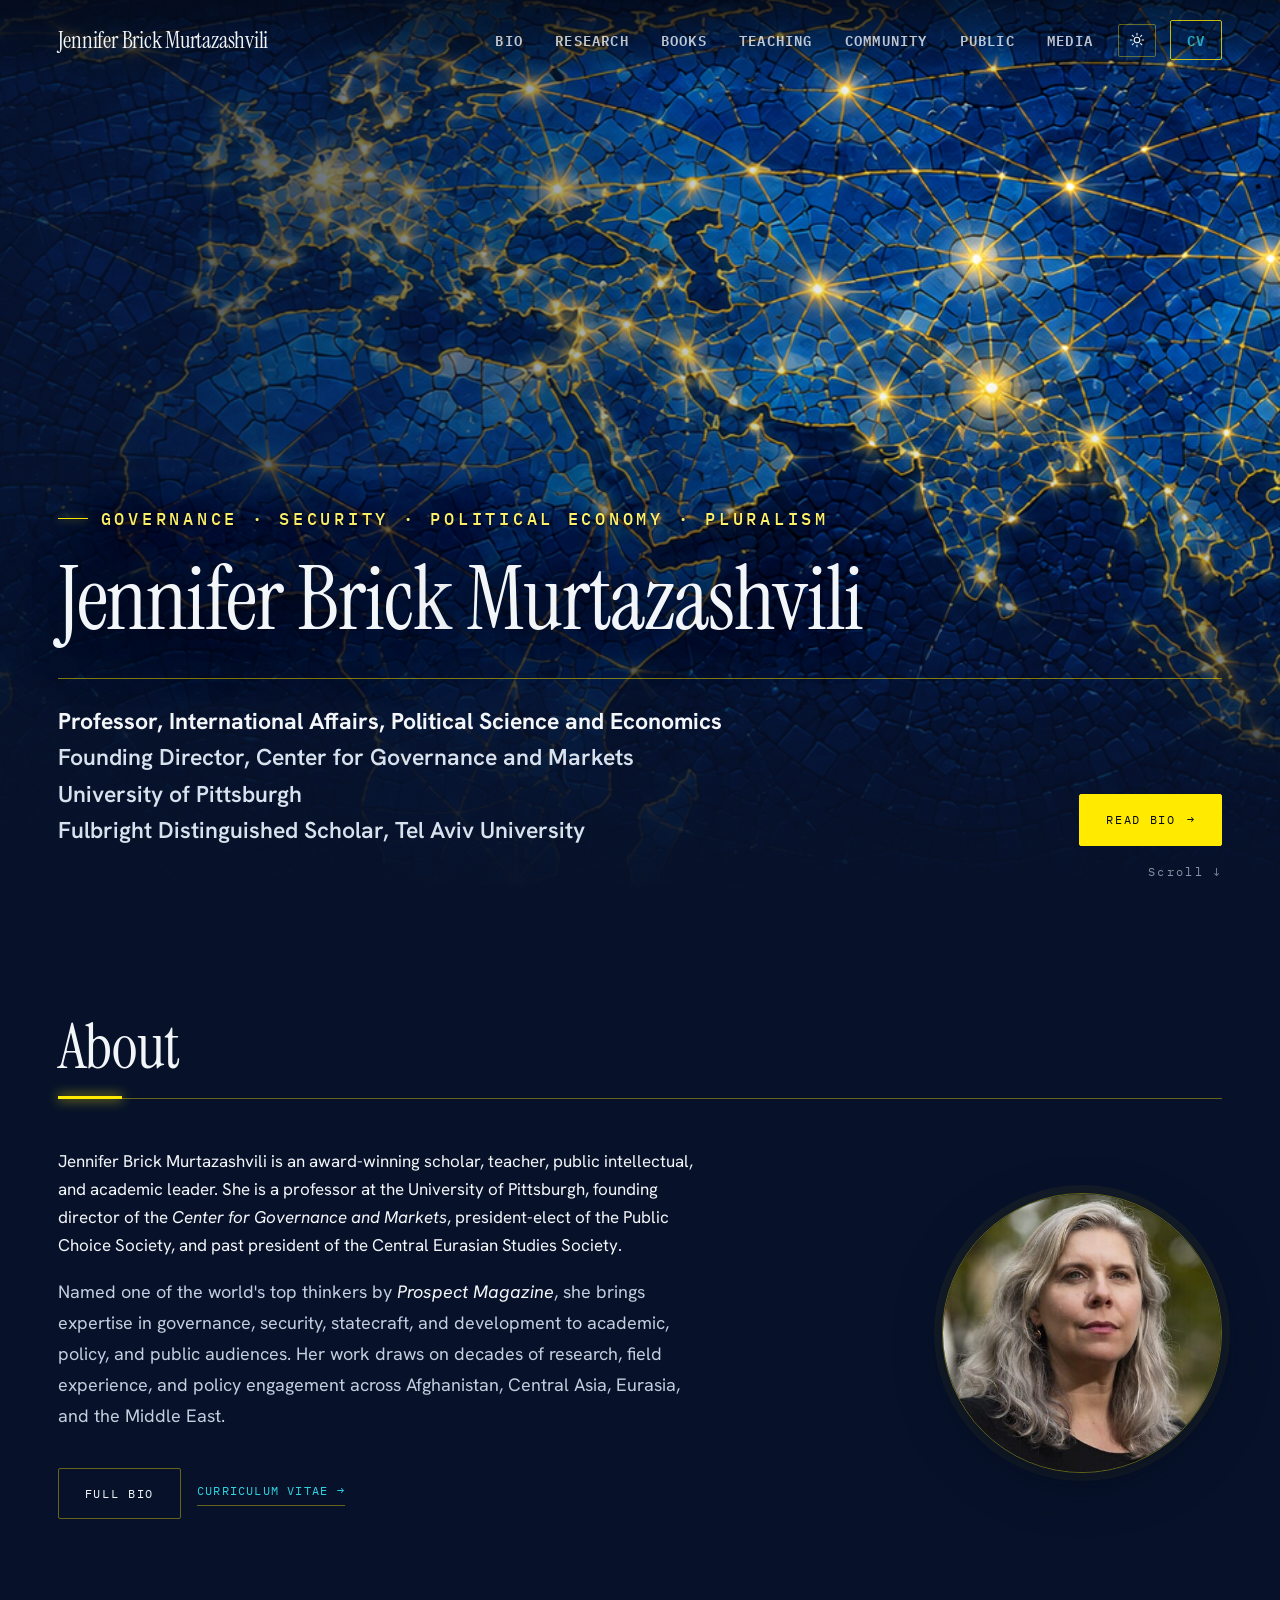
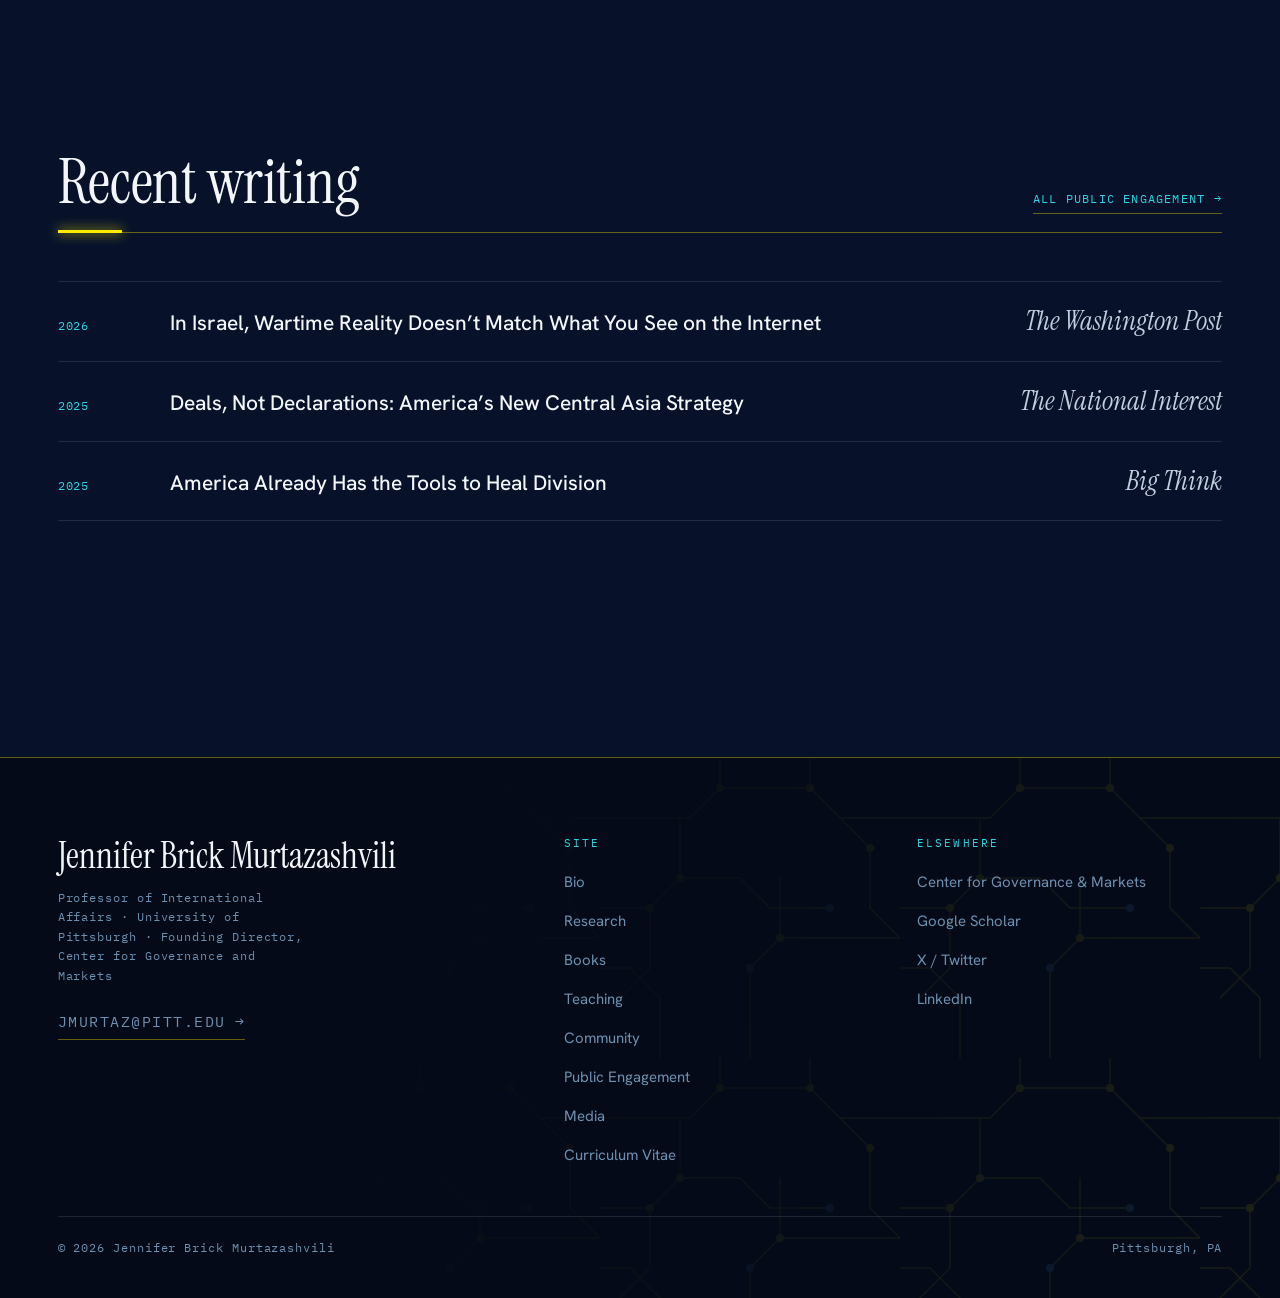
<file: index.html>
<!doctype html>
<html lang="en">
<head>
<meta charset="utf-8">
<script>(function(){try{var t=localStorage.getItem('jbm-theme');if(t==='light'||t==='dark')document.documentElement.setAttribute('data-theme',t);}catch(e){}})();</script>
<meta name="viewport" content="width=device-width, initial-scale=1">
<title>Jennifer Brick Murtazashvili — International Affairs, University of Pittsburgh</title>
<link rel="preconnect" href="https://fonts.googleapis.com">
<link rel="preconnect" href="https://fonts.gstatic.com" crossorigin>
<link href="https://fonts.googleapis.com/css2?family=Instrument+Serif:ital@0;1&family=Hanken+Grotesk:wght@400;500;600;700&family=IBM+Plex+Mono:ital,wght@0,400;0,500;0,600;1,400&display=swap" rel="stylesheet">
<link rel="stylesheet" href="styles.css">
</head>
<body>

<header class="site-head" id="head">
  <a class="brand" href="index.html">Jennifer Brick Murtazashvili</a>
  <nav class="nav">
    <span class="nav-core" style="display:contents">
      <a href="bio.html">Bio</a>
      <a href="projects.html">Research</a>
      <a href="books.html">Books</a>
    </span>
    <span class="nav-extra" style="display:contents">
      <a href="teaching.html">Teaching</a>
      <a href="community.html">Community</a>
      <a href="public.html">Public</a>
      <a href="media.html">Media</a>
    </span>
    <button class="theme-toggle" id="themeToggle" type="button" aria-label="Toggle light or dark theme">
      <svg class="ic-sun" viewBox="0 0 24 24" fill="none" stroke="currentColor" stroke-width="1.6" stroke-linecap="round"><circle cx="12" cy="12" r="4.2"></circle><path d="M12 2v2.4M12 19.6V22M2 12h2.4M19.6 12H22M4.9 4.9l1.7 1.7M17.4 17.4l1.7 1.7M19.1 4.9l-1.7 1.7M6.6 17.4l-1.7 1.7"></path></svg>
      <svg class="ic-moon" viewBox="0 0 24 24" fill="none" stroke="currentColor" stroke-width="1.6" stroke-linecap="round" stroke-linejoin="round"><path d="M20 14.5A8 8 0 1 1 9.5 4a6.2 6.2 0 0 0 10.5 10.5z"></path></svg>
    </button>
    <a class="nav-cv" href="assets/JBM-CV-2026.pdf" target="_blank" rel="noopener">CV</a>
  </nav>
</header>

<!-- ============================================================== HERO -->
<section class="hero" id="hero" data-screen-label="Home / Hero">
  <img class="hero-map" id="heroMap" src="assets/world-network.png" alt="A night-time world map with glowing gold network lines connecting cities across continents on a deep navy background">
  <div class="hero-veil"></div>
  <div class="wrap hero-inner" style="font-size: 6px">
    <span class="eyebrow hero-eye">Governance · Security · Political Economy · Pluralism</span>
    <h1 class="display hero-name">Jennifer Brick <span class="sur">Murtazashvili</span></h1>
    <div class="hero-foot">
      <p class="hero-role">
        <b>Professor, International Affairs, Political Science and Economics</b>
        <span>Founding Director, Center for Governance and Markets</span>
        <span>University of Pittsburgh</span>
        <span>Fulbright Distinguished Scholar, Tel Aviv University</span>
      </p>
      <a class="btn hero-cta" href="bio.html">Read bio <span>→</span></a>
    </div>
  </div>
  <span class="hero-scrollcue meta">Scroll ↓</span>
</section>

<!-- ============================================================= INTRO -->
<section class="pad-y">
  <div class="wrap">
    <div class="sec-head">
      <h2>About</h2>
    </div>
    <div class="intro-grid">
      <div class="intro-main fade-up">
        <p class="prose lead" style="margin-top:0;">Jennifer Brick Murtazashvili is an award-winning scholar, teacher, public intellectual, and academic leader. She is a professor at the University of Pittsburgh, founding director of the <em class="t-leaf">Center for Governance and Markets</em>, president-elect of the Public Choice Society, and past president of the Central Eurasian Studies Society.</p>
        <div class="prose" style="margin-top:18px;">
          <p>Named one of the world's top thinkers by <em>Prospect Magazine</em>, she brings expertise in governance, security, statecraft, and development to academic, policy, and public audiences. Her work draws on decades of research, field experience, and policy engagement across Afghanistan, Central Asia, Eurasia, and the Middle East.</p>
        </div>
        <div style="margin-top:36px; display:flex; gap:16px; flex-wrap:wrap; align-items:center;">
          <a class="btn btn-line" href="bio.html">Full bio</a>
          <a class="alink" href="assets/JBM-CV-2026.pdf" target="_blank" rel="noopener">Curriculum vitae <span>→</span></a>
        </div>
      </div>
      <div class="intro-side fade-up">
        <img class="intro-portrait" src="assets/headshot.png" alt="Portrait of Jennifer Brick Murtazashvili">
      </div>
    </div>
  </div>
</section>

<!-- =========================================================== WRITING -->
<section class="pad-y">
  <div class="wrap">
    <div class="sec-head">
      <h2>Recent writing</h2>
      <a class="alink" href="public.html">All public engagement <span>→</span></a>
    </div>
    <ul class="wlist">
      <li class="witem fade-up">
        <span class="meta wdate">2026</span>
        <a class="wtitle" href="public.html">In Israel, Wartime Reality Doesn’t Match What You See on the Internet</a>
        <span class="wpub">The Washington Post</span>
      </li>
      <li class="witem fade-up">
        <span class="meta wdate">2025</span>
        <a class="wtitle" href="public.html">Deals, Not Declarations: America’s New Central Asia Strategy</a>
        <span class="wpub">The National Interest</span>
      </li>
      <li class="witem fade-up">
        <span class="meta wdate">2025</span>
        <a class="wtitle" href="public.html">America Already Has the Tools to Heal Division</a>
        <span class="wpub">Big Think</span>
      </li>
    </ul>
  </div>
</section>

<!-- ============================================================ FOOTER -->
<footer class="site-foot" data-screen-label="Footer">
  <div class="gf"></div>
  <div class="wrap">
    <div class="foot-grid">
      <div class="foot-col">
        <p class="foot-name">Jennifer Brick Murtazashvili</p>
        <p class="meta" style="color:var(--soft); max-width:36ch; line-height:1.7;">Professor of International Affairs · University of Pittsburgh · Founding Director, Center for Governance and Markets</p>
        <div style="margin-top:22px;"><a class="alink" href="mailto:jmurtaz@pitt.edu">jmurtaz@pitt.edu <span>→</span></a></div>
      </div>
      <div class="foot-col">
        <h4>Site</h4>
        <ul>
          <li><a href="bio.html">Bio</a></li>
          <li><a href="projects.html">Research</a></li>
          <li><a href="books.html">Books</a></li>
          <li><a href="teaching.html">Teaching</a></li>
          <li><a href="community.html">Community</a></li>
          <li><a href="public.html">Public Engagement</a></li>
          <li><a href="media.html">Media</a></li>
          <li><a href="assets/JBM-CV-2026.pdf" target="_blank" rel="noopener">Curriculum Vitae</a></li>
        </ul>
      </div>
      <div class="foot-col">
        <h4>Elsewhere</h4>
        <ul>
          <li><a href="https://www.cgm.pitt.edu/" target="_blank" rel="noopener">Center for Governance &amp; Markets</a></li>
          <li><a href="https://scholar.google.com/citations?user=7pL5rRAAAAAJ&hl=en&oi=ao" target="_blank" rel="noopener">Google Scholar</a></li>
          <li><a href="https://x.com/jmurtazashvili" target="_blank" rel="noopener">X / Twitter</a></li>
          <li><a href="https://www.linkedin.com/in/jmurtazashvili/" target="_blank" rel="noopener">LinkedIn</a></li>
        </ul>
      </div>
    </div>
    <div class="foot-bottom">
      <span class="meta">© 2026 Jennifer Brick Murtazashvili</span>
      <span class="meta">Pittsburgh, PA</span>
    </div>
  </div>
</footer>

<style>
/* ---- HERO ---- */
.hero{ position:relative; min-height:100svh; display:flex; flex-direction:column; justify-content:flex-end; overflow:hidden; background:#061026; }
.hero-map{
  position:absolute; inset:0; z-index:0; width:100%; height:118%; top:-9%;
  object-fit:cover; object-position:60% center; will-change:transform; pointer-events:none;
}
.hero-veil{ position:absolute; inset:0; z-index:3; pointer-events:none;
  background:
    linear-gradient(0deg, #07122A 1%, rgba(7,18,42,.74) 17%, rgba(7,18,42,.12) 44%, transparent 60%),
    linear-gradient(90deg, rgba(7,18,42,.82) 0%, rgba(7,18,42,.42) 40%, transparent 70%); }
.hero-inner{ position:relative; z-index:4; width:100%; padding-top:150px; padding-bottom:clamp(40px,6vh,72px); }
.hero-eye{ margin-bottom:26px; color:#FFF26B; font-size:17px; font-weight:500; flex-wrap:wrap; row-gap:6px;
  text-shadow:0 1px 3px rgba(2,8,24,.95), 0 2px 18px rgba(2,8,24,.9), 0 0 42px rgba(2,8,24,.8); }
.hero-eye::before{ background:#FFEA00; box-shadow:0 0 8px rgba(255,234,0,.8); }
@media (max-width:600px){ .hero-eye{ font-size:13.5px; letter-spacing:.16em; } }
.hero-name{ font-family:var(--serif); font-weight:400; letter-spacing:-.012em; font-size:min(6.9vw, 90px); white-space:nowrap; color:#F3F6F9; margin:0; text-shadow:0 2px 28px rgba(2,8,24,.9), 0 0 80px rgba(2,8,24,.7); }
.hero-name .sur{ font-style:normal; color:#F3F6F9; text-shadow:0 2px 24px rgba(2,8,24,.92), 0 0 56px rgba(2,8,24,.85); }
.hero-foot{ display:flex; align-items:flex-end; justify-content:space-between; gap:44px; flex-wrap:wrap;
  border-top:1px solid rgba(255,234,0,.5); margin-top:38px; padding-top:26px; }
.hero-role{ display:flex; flex-direction:column; gap:4px; font-size:clamp(18px,2vw,23px); line-height:1.4; font-weight:600; color:#D8E2EE; max-width:56ch; margin:0; }
.hero-role b{ color:#F3F6F9; font-weight:700; }
.hero-role em{ color:#FFEA00; font-style:italic; }
.hero-cta{ white-space:nowrap; }
.hero-scrollcue{ position:absolute; right:var(--gutter); bottom:18px; z-index:4; color:#8A91A3; letter-spacing:.2em; }
@media (max-width:900px){
  .hero-map{ object-position:62% center; }
  .hero-veil{ background:linear-gradient(0deg, #061026 14%, rgba(6,16,38,.55) 52%, transparent 90%); }
}

/* ---- HERO · light mode keeps the map dark for legibility ---- */
[data-theme="light"] .site-head{ background:var(--head-bg); -webkit-backdrop-filter:blur(14px); backdrop-filter:blur(14px); box-shadow:0 1px 0 var(--line-cop); }
[data-theme="light"] .site-head::before{ opacity:0; }

/* ---- INTRO ---- */
.intro-grid{ display:grid; grid-template-columns:1fr 280px; gap:clamp(36px,5vw,80px); align-items:center; }
.intro-side{ display:flex; justify-content:center; }
.intro-portrait{ width:280px; height:280px; border-radius:50%; object-fit:cover; object-position:50% 22%; display:block;
  border:1px solid var(--line-cop); box-shadow:0 14px 44px rgba(2,8,24,.5), 0 0 0 8px rgba(255,234,0,.05); }
@media (max-width:820px){ .intro-grid{ grid-template-columns:1fr; gap:32px; } .intro-side{ order:-1; justify-content:flex-start; } .intro-portrait{ width:200px; height:200px; } }

/* ---- RESEARCH ROWS ---- */
.rrow{ display:grid; grid-template-columns:64px 1fr 380px 150px; gap:30px; align-items:center;
  padding:30px 0; border-bottom:1px solid var(--line); text-decoration:none; color:inherit;
  transition:padding-left .28s, background .28s; }
.rrow:first-of-type{ border-top:1px solid var(--line); }
.rrow:hover{ padding-left:14px; background:linear-gradient(90deg, rgba(201,126,78,.06), transparent 60%); }
.rtitle{ font-size:clamp(25px,2.9vw,40px); font-weight:500; transition:color .2s; }
.rrow:hover .rtitle{ color:var(--leaf-br); }
.rdesc{ margin:0; font-size:15px; line-height:1.5; color:var(--soft); }
.rrow .tag{ justify-self:end; }
@media (max-width:900px){ .rrow{ grid-template-columns:44px 1fr; } .rdesc,.rrow .tag{ display:none; } }

/* ---- BOOKS BAND ---- */
.books-band{ background:var(--panel); color:var(--bone); padding-block:clamp(76px,10vw,128px); position:relative; overflow:hidden; border-block:1px solid var(--line-cop); }
.bb-traces{ position:absolute; inset:0; background-image:url(assets/traces.svg); background-size:300px 300px; opacity:.10;
  -webkit-mask-image:linear-gradient(90deg, transparent 38%, #000 92%); mask-image:linear-gradient(90deg, transparent 38%, #000 92%); }
.bb-row{ display:grid; grid-template-columns:1fr 1fr; gap:clamp(28px,4vw,56px); }
.bb-book{ display:grid; grid-template-columns:172px 1fr; gap:26px; align-items:end; text-decoration:none; color:inherit; }
.bb-cover{ aspect-ratio:5/7; transition:transform .3s ease, box-shadow .3s ease; }
.bb-book:hover .bb-cover{ transform:translateY(-7px); box-shadow:0 26px 54px rgba(0,0,0,.5), 0 0 0 1px var(--line-cop); }
.bb-title{ font-size:clamp(25px,2.5vw,36px); font-weight:500; color:var(--bone); line-height:1.02; transition:color .2s; }
.bb-book:hover .bb-title{ color:var(--leaf-br); }
.bb-sub{ font-size:14.5px; line-height:1.5; color:var(--soft); margin:11px 0 13px; }
.bb-meta{ color:var(--leaf-br); }
@media (max-width:900px){ .bb-row{ grid-template-columns:1fr; } }
@media (max-width:560px){ .bb-book{ grid-template-columns:120px 1fr; } }

/* ---- WRITING ---- */
.wlist{ list-style:none; margin:0; padding:0; border-top:1px solid var(--line); }
.witem{ display:grid; grid-template-columns:84px 1fr 280px; gap:28px; align-items:baseline; padding:24px 0; border-bottom:1px solid var(--line); transition:padding-left .25s; }
.witem:hover{ padding-left:12px; }
.wdate{ text-transform:uppercase; letter-spacing:.08em; color:var(--leaf-br); }
.wtitle{ font-family:var(--sans); font-size:clamp(17px,1.7vw,21px); font-weight:500; text-decoration:none; color:var(--bone); line-height:1.32; transition:color .2s; }
.wtitle:hover{ color:var(--leaf-br); }
.wpub{ text-align:right; font-family:var(--serif); font-style:italic; font-size:clamp(19px,2.1vw,27px); line-height:1.12; color:var(--bone-2); }
@media (max-width:760px){ .witem{ grid-template-columns:1fr; gap:6px; } .wpub{ text-align:left; } }
</style>

<script>
(function(){
  var head=document.getElementById('head'), hero=document.getElementById('hero'), map=document.getElementById('heroMap');
  var reduce=window.matchMedia('(prefers-reduced-motion: reduce)').matches;
  function onScroll(){
    var y=window.scrollY;
    head.classList.toggle('solid', y > (hero ? hero.offsetHeight-100 : 200));
    if(map && !reduce && y < window.innerHeight*1.3){ map.style.transform='translateY('+(y*0.07)+'px) scale(1.05)'; }
  }
  window.addEventListener('scroll', onScroll, {passive:true}); onScroll();

  var els=document.querySelectorAll('.fade-up');
  if(!('IntersectionObserver' in window)){ els.forEach(function(el){el.classList.add('in');}); return; }
  var io=new IntersectionObserver(function(es){ es.forEach(function(e){ if(e.isIntersecting){ e.target.classList.add('in'); io.unobserve(e.target);} }); },{threshold:0.1, rootMargin:'0px 0px -6% 0px'});
  els.forEach(function(el){ io.observe(el); });
  setTimeout(function(){ els.forEach(function(el){ el.classList.add('in'); }); }, 2600);
})();
</script>
<script src="theme.js"></script>

<!-- Default Statcounter code for personal site
http://www.murtazashvili.org -->
<script type="text/javascript">
var sc_project=12800171; 
var sc_invisible=1; 
var sc_security="c7e400dd"; 
</script>
<script type="text/javascript"
src="https://www.statcounter.com/counter/counter.js"
async></script>
<noscript><div class="statcounter"><a title="Web Analytics"
href="https://statcounter.com/" target="_blank"><img
class="statcounter"
src="https://c.statcounter.com/12800171/0/c7e400dd/1/"
alt="Web Analytics"
referrerPolicy="no-referrer-when-downgrade"></a></div></noscript>
<!-- End of Statcounter Code -->
</body>
</html>
</file>
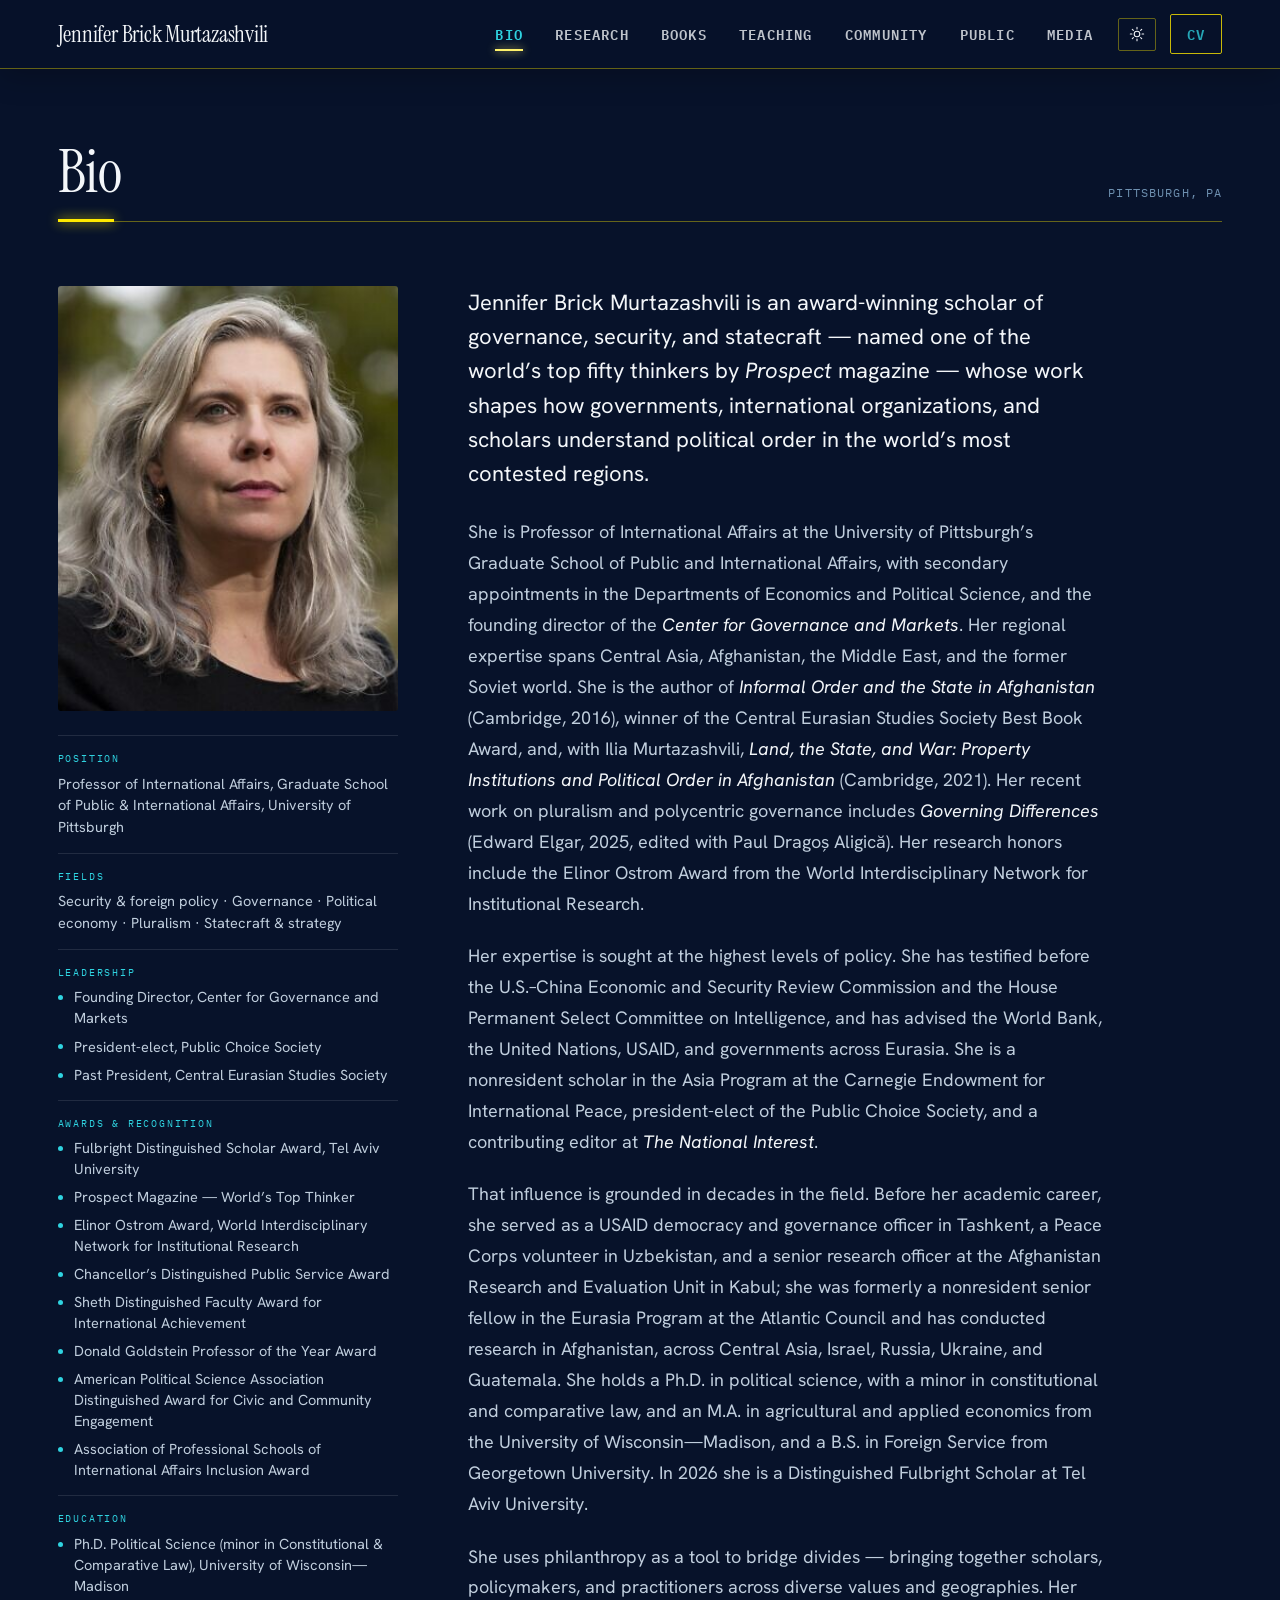
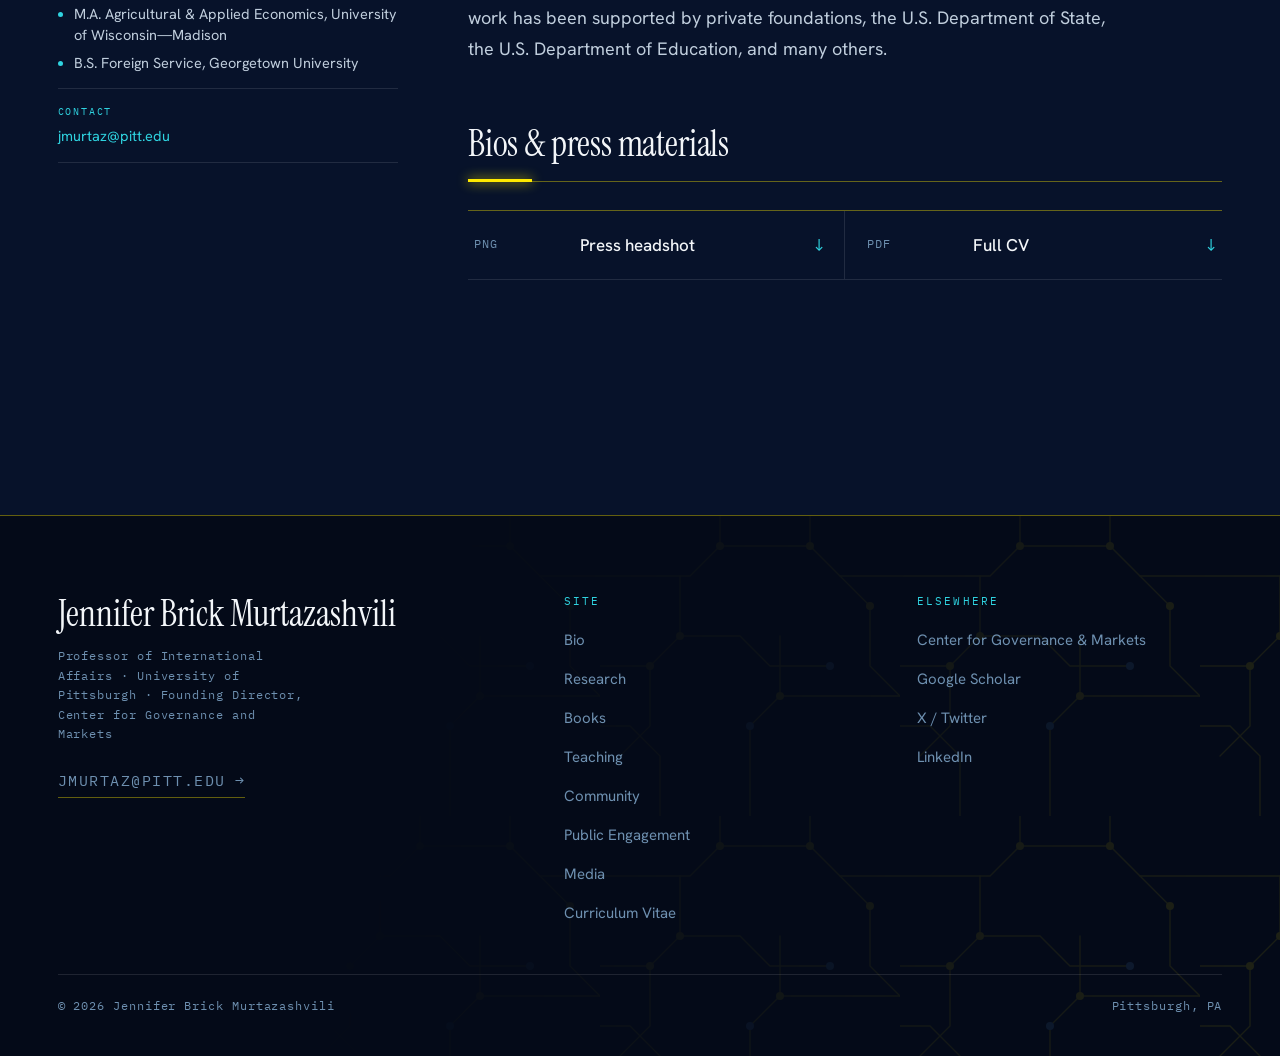
<file: bio.html>
<!doctype html>
<html lang="en">
<head>
<meta charset="utf-8">
<script>(function(){try{var t=localStorage.getItem('jbm-theme');if(t==='light'||t==='dark')document.documentElement.setAttribute('data-theme',t);}catch(e){}})();</script>
<meta name="viewport" content="width=device-width, initial-scale=1">
<title>Bio — Jennifer Brick Murtazashvili</title>
<link rel="preconnect" href="https://fonts.googleapis.com">
<link rel="preconnect" href="https://fonts.gstatic.com" crossorigin>
<link href="https://fonts.googleapis.com/css2?family=Instrument+Serif:ital@0;1&family=Hanken+Grotesk:wght@400;500;600;700&family=IBM+Plex+Mono:ital,wght@0,400;0,500;0,600;1,400&display=swap" rel="stylesheet">
<link rel="stylesheet" href="styles.css">
</head>
<body>

<header class="site-head solid">
  <a class="brand" href="index.html">Jennifer Brick Murtazashvili</a>
  <nav class="nav">
    <span class="nav-core" style="display:contents">
      <a href="bio.html" aria-current="page">Bio</a>
      <a href="projects.html">Research</a>
      <a href="books.html">Books</a>
    </span>
    <span class="nav-extra" style="display:contents">
      <a href="teaching.html">Teaching</a>
      <a href="community.html">Community</a>
      <a href="public.html">Public</a>
      <a href="media.html">Media</a>
    </span>
    <button class="theme-toggle" id="themeToggle" type="button" aria-label="Toggle light or dark theme">
      <svg class="ic-sun" viewBox="0 0 24 24" fill="none" stroke="currentColor" stroke-width="1.6" stroke-linecap="round"><circle cx="12" cy="12" r="4.2"></circle><path d="M12 2v2.4M12 19.6V22M2 12h2.4M19.6 12H22M4.9 4.9l1.7 1.7M17.4 17.4l1.7 1.7M19.1 4.9l-1.7 1.7M6.6 17.4l-1.7 1.7"></path></svg>
      <svg class="ic-moon" viewBox="0 0 24 24" fill="none" stroke="currentColor" stroke-width="1.6" stroke-linecap="round" stroke-linejoin="round"><path d="M20 14.5A8 8 0 1 1 9.5 4a6.2 6.2 0 0 0 10.5 10.5z"></path></svg>
    </button>
    <a class="nav-cv" href="assets/JBM-CV-2026.pdf" target="_blank" rel="noopener">CV</a>
  </nav>
</header>

<section class="page-open wrap" data-screen-label="Bio">
  <div class="po-row">
    <h1>Bio</h1>
    <span class="po-meta">Pittsburgh, PA</span>
  </div>
</section>

<section class="pad-y" style="padding-top:clamp(40px,5vw,64px);">
  <div class="wrap bio-grid">
    <aside class="bio-aside">
      <img class="bio-portrait" src="assets/headshot.png" alt="Portrait of Jennifer Brick Murtazashvili">
      <div class="facts">
        <div class="fact"><span class="fact-k">Position</span><span class="fact-v">Professor of International Affairs, Graduate School of Public &amp; International Affairs, University of Pittsburgh</span></div>
        <div class="fact"><span class="fact-k">Fields</span><span class="fact-v">Security &amp; foreign policy · Governance · Political economy · Pluralism · Statecraft &amp; strategy</span></div>
        <div class="fact"><span class="fact-k">Leadership</span><ul class="fact-awards">
          <li>Founding Director, Center for Governance and Markets</li>
          <li>President-elect, Public Choice Society</li>
          <li>Past President, Central Eurasian Studies Society</li>
        </ul></div>
        <div class="fact"><span class="fact-k">Awards &amp; Recognition</span><ul class="fact-awards">
          <li>Fulbright Distinguished Scholar Award, Tel Aviv University</li>
          <li>Prospect Magazine &mdash; World&rsquo;s Top Thinker</li>
          <li>Elinor Ostrom Award, World Interdisciplinary Network for Institutional Research</li>
          <li>Chancellor&rsquo;s Distinguished Public Service Award</li>
          <li>Sheth Distinguished Faculty Award for International Achievement</li>
          <li>Donald Goldstein Professor of the Year Award</li>
          <li>American Political Science Association Distinguished Award for Civic and Community Engagement</li>
          <li>Association of Professional Schools of International Affairs Inclusion Award</li>
        </ul></div>
        <div class="fact"><span class="fact-k">Education</span><ul class="fact-awards">
          <li>Ph.D. Political Science (minor in Constitutional &amp; Comparative Law), University of Wisconsin&mdash;Madison</li>
          <li>M.A. Agricultural &amp; Applied Economics, University of Wisconsin&mdash;Madison</li>
          <li>B.S. Foreign Service, Georgetown University</li>
        </ul></div>
        <div class="fact"><span class="fact-k">Contact</span><span class="fact-v"><a href="mailto:jmurtaz@pitt.edu" style="color:var(--leaf-br); text-decoration:none;">jmurtaz@pitt.edu</a></span></div>
      </div>
    </aside>

    <div class="bio-main">
      <div class="prose">
        <p class="lead">Jennifer Brick Murtazashvili is an award-winning scholar of governance, security, and statecraft — named one of the world’s top fifty thinkers by <em>Prospect</em> magazine — whose work shapes how governments, international organizations, and scholars understand political order in the world’s most contested regions.</p>
        <p>She is Professor of International Affairs at the University of Pittsburgh’s Graduate School of Public and International Affairs, with secondary appointments in the Departments of Economics and Political Science, and the founding director of the <em class="t-leaf">Center for Governance and Markets</em>. Her regional expertise spans Central Asia, Afghanistan, the Middle East, and the former Soviet world. She is the author of <em>Informal Order and the State in Afghanistan</em> (Cambridge, 2016), winner of the Central Eurasian Studies Society Best Book Award, and, with Ilia Murtazashvili, <em>Land, the State, and War: Property Institutions and Political Order in Afghanistan</em> (Cambridge, 2021). Her recent work on pluralism and polycentric governance includes <em>Governing Differences</em> (Edward Elgar, 2025, edited with Paul Dragoș Aligică). Her research honors include the Elinor Ostrom Award from the World Interdisciplinary Network for Institutional Research.</p>
        <p>Her expertise is sought at the highest levels of policy. She has testified before the U.S.–China Economic and Security Review Commission and the House Permanent Select Committee on Intelligence, and has advised the World Bank, the United Nations, USAID, and governments across Eurasia. She is a nonresident scholar in the Asia Program at the Carnegie Endowment for International Peace, president-elect of the Public Choice Society, and a contributing editor at <em>The National Interest</em>.</p>
        <p>That influence is grounded in decades in the field. Before her academic career, she served as a USAID democracy and governance officer in Tashkent, a Peace Corps volunteer in Uzbekistan, and a senior research officer at the Afghanistan Research and Evaluation Unit in Kabul; she was formerly a nonresident senior fellow in the Eurasia Program at the Atlantic Council and has conducted research in Afghanistan, across Central Asia, Israel, Russia, Ukraine, and Guatemala. She holds a Ph.D. in political science, with a minor in constitutional and comparative law, and an M.A. in agricultural and applied economics from the University of Wisconsin—Madison, and a B.S. in Foreign Service from Georgetown University. In 2026 she is a Distinguished Fulbright Scholar at Tel Aviv University.</p>
        <p>She uses philanthropy as a tool to bridge divides — bringing together scholars, policymakers, and practitioners across diverse values and geographies. Her work has been supported by private foundations, the U.S. Department of State, the U.S. Department of Education, and many others.</p>
      </div>

      <div class="shortbios">
        <div class="sec-head" style="margin:60px 0 0;">
          <h2 style="font-size:clamp(24px,3vw,36px);">Bios &amp; press materials</h2>
        </div>
        <div class="bio-dl">
          <a class="bio-dl-item" href="assets/headshot.png" download><span class="meta dl-len">PNG</span><span class="dl-label">Press headshot</span><span class="dl-arr">↓</span></a>
          <a class="bio-dl-item" href="assets/JBM-CV-2026.pdf" target="_blank" rel="noopener"><span class="meta dl-len">PDF</span><span class="dl-label">Full CV</span><span class="dl-arr">↓</span></a>
        </div>
      </div>
    </div>
  </div>
</section>

<footer class="site-foot">
  <div class="gf"></div>
  <div class="wrap">
    <div class="foot-grid">
      <div class="foot-col">
        <p class="foot-name">Jennifer Brick Murtazashvili</p>
        <p class="meta" style="color:var(--soft); max-width:36ch; line-height:1.7;">Professor of International Affairs · University of Pittsburgh · Founding Director, Center for Governance and Markets</p>
        <div style="margin-top:22px;"><a class="alink" href="mailto:jmurtaz@pitt.edu">jmurtaz@pitt.edu <span>→</span></a></div>
      </div>
      <div class="foot-col">
        <h4>Site</h4>
        <ul>
          <li><a href="bio.html">Bio</a></li>
          <li><a href="projects.html">Research</a></li>
          <li><a href="books.html">Books</a></li>
          <li><a href="teaching.html">Teaching</a></li>
          <li><a href="community.html">Community</a></li>
          <li><a href="public.html">Public Engagement</a></li>
          <li><a href="media.html">Media</a></li>
          <li><a href="assets/JBM-CV-2026.pdf" target="_blank" rel="noopener">Curriculum Vitae</a></li>
        </ul>
      </div>
      <div class="foot-col">
        <h4>Elsewhere</h4>
        <ul>
          <li><a href="https://www.cgm.pitt.edu/" target="_blank" rel="noopener">Center for Governance &amp; Markets</a></li>
          <li><a href="https://scholar.google.com/citations?user=7pL5rRAAAAAJ&hl=en&oi=ao" target="_blank" rel="noopener">Google Scholar</a></li>
          <li><a href="https://x.com/jmurtazashvili" target="_blank" rel="noopener">X / Twitter</a></li>
          <li><a href="https://www.linkedin.com/in/jmurtazashvili/" target="_blank" rel="noopener">LinkedIn</a></li>
        </ul>
      </div>
    </div>
    <div class="foot-bottom">
      <span class="meta">© 2026 Jennifer Brick Murtazashvili</span>
      <span class="meta">Pittsburgh, PA</span>
    </div>
  </div>
</footer>

<style>
.bio-grid{ display:grid; grid-template-columns:340px 1fr; gap:clamp(36px,5.5vw,84px); align-items:start; }
.bio-aside{ position:sticky; top:100px; }
.bio-portrait{ aspect-ratio:4/5; margin-bottom:24px; width:100%; object-fit:cover; object-position:50% 28%; border-radius:3px; display:block; }
.fact{ display:flex; flex-direction:column; gap:5px; padding:15px 0; border-top:1px solid var(--line); }
.fact:last-child{ border-bottom:1px solid var(--line); }
.fact-k{ font-family:var(--mono); font-size:10px; font-weight:400; letter-spacing:.18em; text-transform:uppercase; color:var(--leaf-br); }
.fact-v{ font-size:14.5px; line-height:1.5; color:var(--bone-2); }
.fact-awards{ list-style:none; margin:0; padding:0; display:flex; flex-direction:column; gap:7px; }
.fact-awards li{ position:relative; padding-left:16px; font-size:14.5px; line-height:1.45; color:var(--bone-2); }
.fact-awards li::before{ content:""; position:absolute; left:0; top:.62em; width:5px; height:5px; border-radius:50%; background:var(--leaf-br); }
.bio-dl{ display:grid; grid-template-columns:1fr 1fr; border-top:1px solid var(--line-cop); margin-top:28px; }
.bio-dl-item{ display:flex; align-items:center; gap:16px; padding:20px 6px; text-decoration:none; color:var(--bone); border-bottom:1px solid var(--line); transition:padding-left .2s, color .2s; }
.bio-dl-item:nth-child(odd){ border-right:1px solid var(--line); padding-right:20px; }
.bio-dl-item:nth-child(even){ padding-left:22px; }
.bio-dl-item:hover{ color:var(--leaf-br); padding-left:14px; }
.dl-len{ width:90px; flex:none; }
.dl-label{ font-size:17px; font-weight:500; flex:1; }
.dl-arr{ font-family:var(--mono); color:var(--leaf-br); }
@media (max-width:880px){ .bio-grid{ grid-template-columns:1fr; } .bio-aside{ position:static; } .bio-portrait{ max-width:320px; } .bio-dl{ grid-template-columns:1fr; } .bio-dl-item:nth-child(odd){ border-right:0; } .bio-dl-item:nth-child(even){ padding-left:6px; } }
</style>

<script>
(function(){ var els=document.querySelectorAll('.fade-up'); els.forEach(function(el){ el.classList.add('in'); }); })();
</script>
<script src="theme.js"></script>

<!-- Default Statcounter code for personal site
http://www.murtazashvili.org -->
<script type="text/javascript">
var sc_project=12800171; 
var sc_invisible=1; 
var sc_security="c7e400dd"; 
</script>
<script type="text/javascript"
src="https://www.statcounter.com/counter/counter.js"
async></script>
<noscript><div class="statcounter"><a title="Web Analytics"
href="https://statcounter.com/" target="_blank"><img
class="statcounter"
src="https://c.statcounter.com/12800171/0/c7e400dd/1/"
alt="Web Analytics"
referrerPolicy="no-referrer-when-downgrade"></a></div></noscript>
<!-- End of Statcounter Code -->
</body>
</html>
</file>
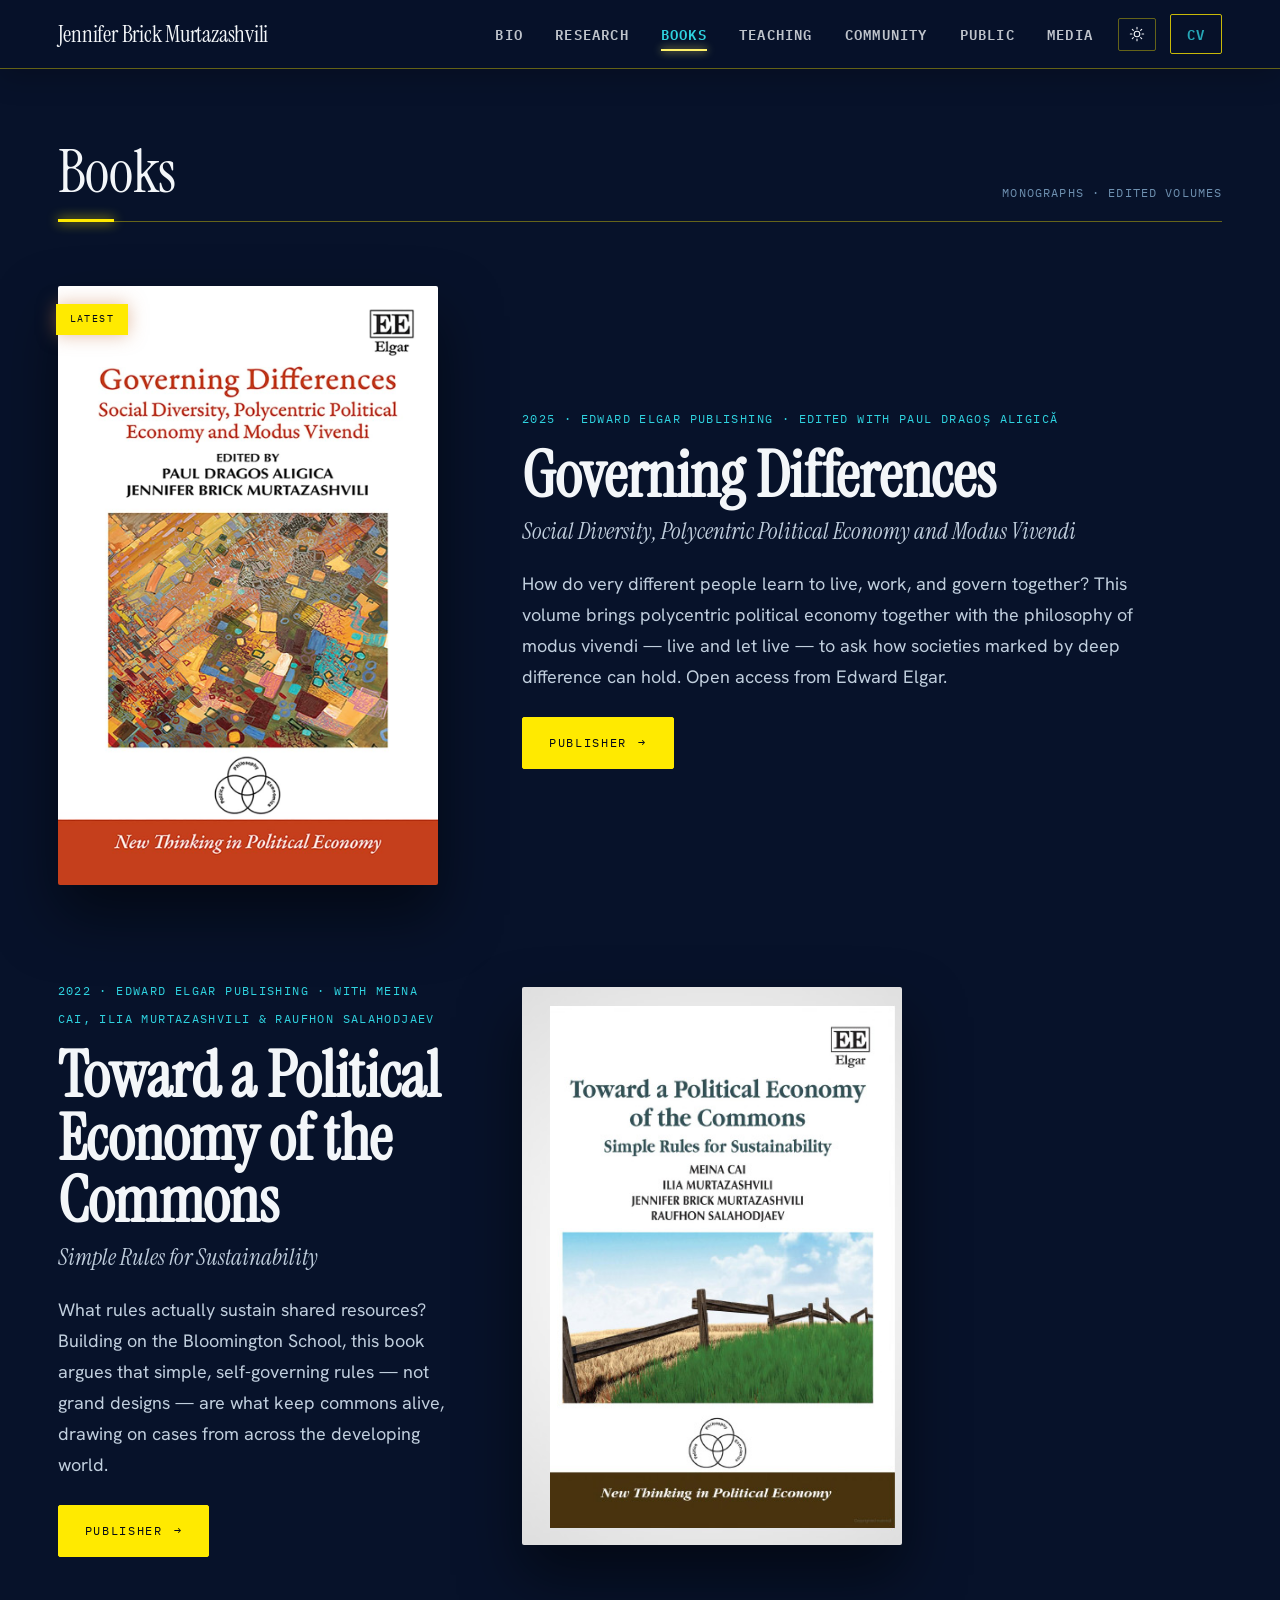
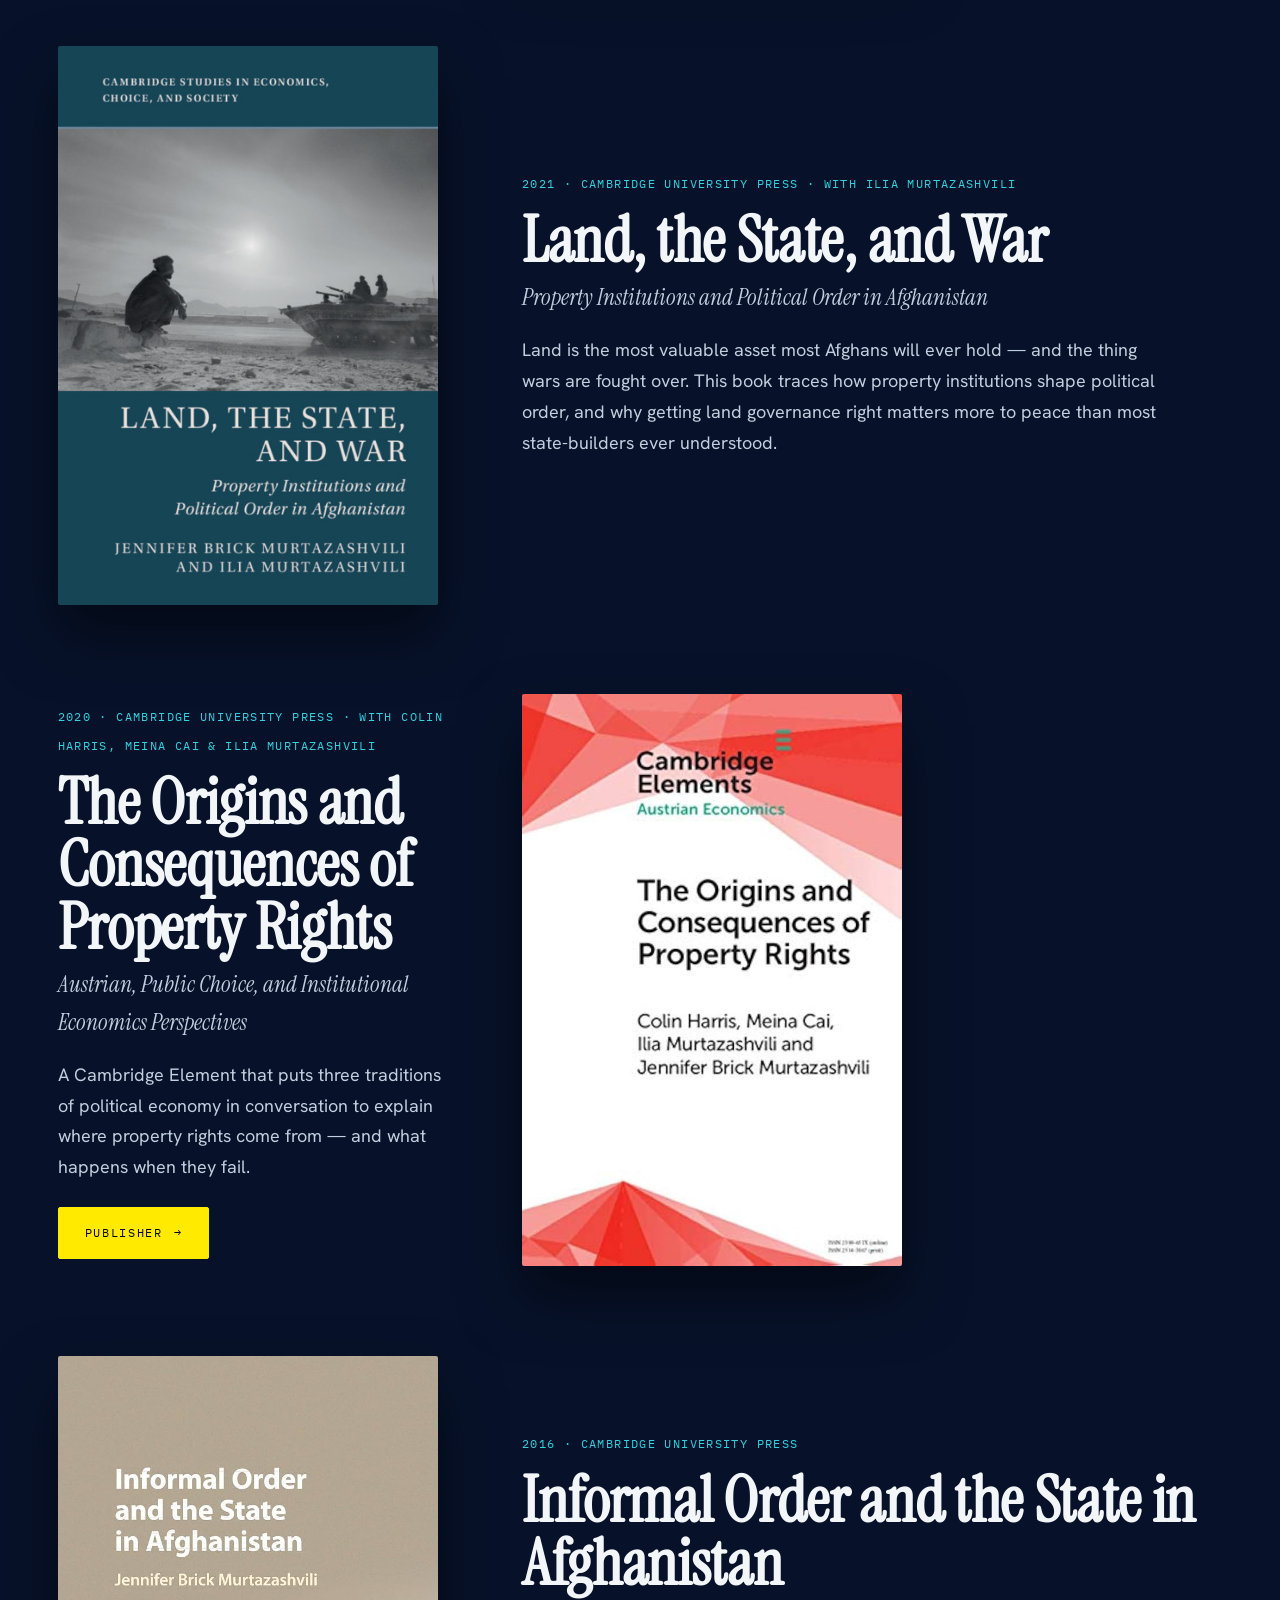
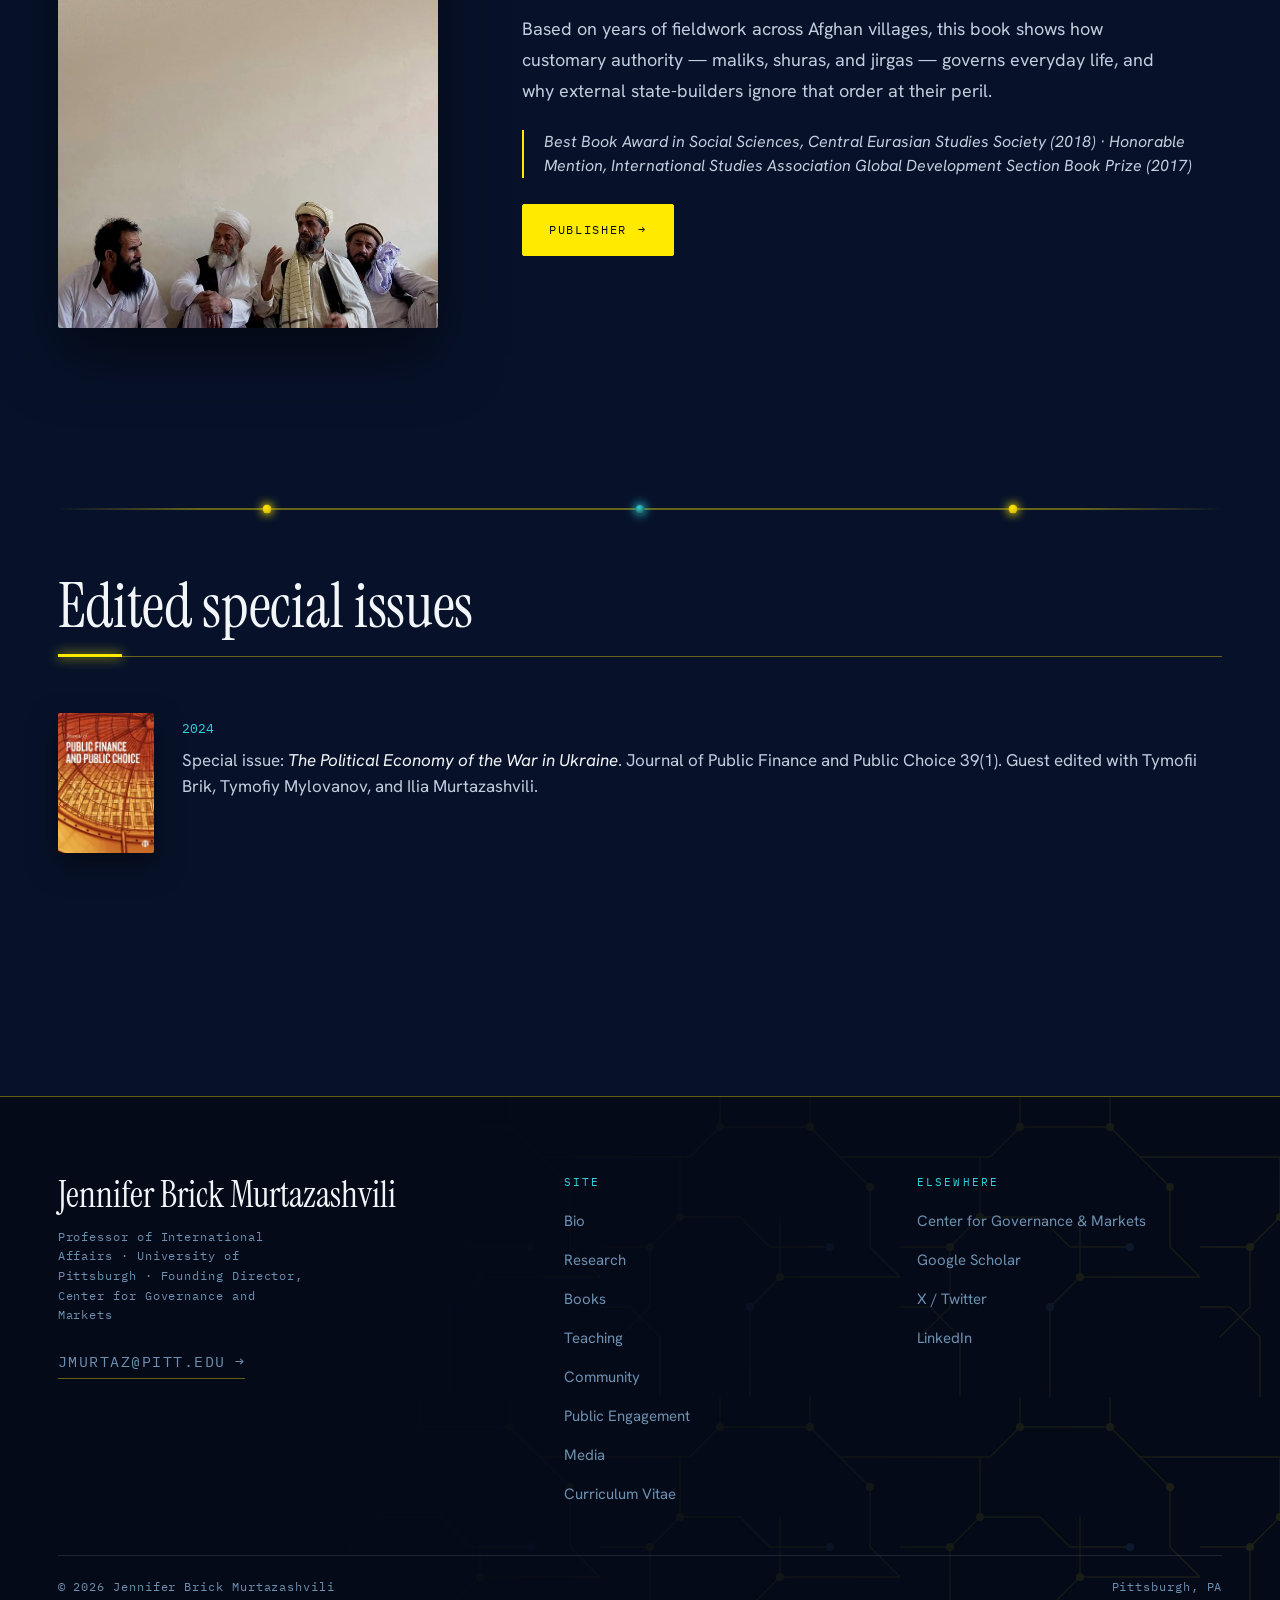
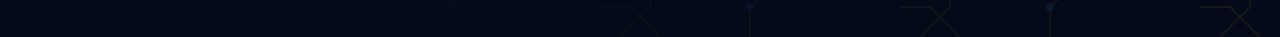
<file: books.html>
<!doctype html>
<html lang="en">
<head>
<meta charset="utf-8">
<script>(function(){try{var t=localStorage.getItem('jbm-theme');if(t==='light'||t==='dark')document.documentElement.setAttribute('data-theme',t);}catch(e){}})();</script>
<meta name="viewport" content="width=device-width, initial-scale=1">
<title>Books — Jennifer Brick Murtazashvili</title>
<link rel="preconnect" href="https://fonts.googleapis.com">
<link rel="preconnect" href="https://fonts.gstatic.com" crossorigin>
<link href="https://fonts.googleapis.com/css2?family=Instrument+Serif:ital@0;1&family=Hanken+Grotesk:wght@400;500;600;700&family=IBM+Plex+Mono:ital,wght@0,400;0,500;0,600;1,400&display=swap" rel="stylesheet">
<link rel="stylesheet" href="styles.css">
</head>
<body>

<header class="site-head solid">
  <a class="brand" href="index.html">Jennifer Brick Murtazashvili</a>
  <nav class="nav">
    <span class="nav-core" style="display:contents">
      <a href="bio.html">Bio</a>
      <a href="projects.html">Research</a>
      <a href="books.html" aria-current="page">Books</a>
    </span>
    <span class="nav-extra" style="display:contents">
      <a href="teaching.html">Teaching</a>
      <a href="community.html">Community</a>
      <a href="public.html">Public</a>
      <a href="media.html">Media</a>
    </span>
    <button class="theme-toggle" id="themeToggle" type="button" aria-label="Toggle light or dark theme">
      <svg class="ic-sun" viewBox="0 0 24 24" fill="none" stroke="currentColor" stroke-width="1.6" stroke-linecap="round"><circle cx="12" cy="12" r="4.2"></circle><path d="M12 2v2.4M12 19.6V22M2 12h2.4M19.6 12H22M4.9 4.9l1.7 1.7M17.4 17.4l1.7 1.7M19.1 4.9l-1.7 1.7M6.6 17.4l-1.7 1.7"></path></svg>
      <svg class="ic-moon" viewBox="0 0 24 24" fill="none" stroke="currentColor" stroke-width="1.6" stroke-linecap="round" stroke-linejoin="round"><path d="M20 14.5A8 8 0 1 1 9.5 4a6.2 6.2 0 0 0 10.5 10.5z"></path></svg>
    </button>
    <a class="nav-cv" href="assets/JBM-CV-2026.pdf" target="_blank" rel="noopener">CV</a>
  </nav>
</header>

<section class="page-open wrap" data-screen-label="Books">
  <div class="po-row">
    <h1>Books</h1>
    <span class="po-meta">Monographs · edited volumes</span>
  </div>
</section>

<section class="pad-y" style="padding-top:clamp(40px,5vw,64px);">
  <div class="wrap" style="display:flex; flex-direction:column; gap:clamp(56px,7vw,96px);">

    <article class="bk fade-up">
      <div class="bk-coverwrap">
        <img class="bk-cover" src="assets/governing-differences-cover.png" alt="Cover of Governing Differences">
        <span class="bk-badge">Latest</span>
      </div>
      <div class="bk-text">
        <span class="meta bk-pub">2025 · Edward Elgar Publishing · edited with Paul Dragoș Aligică</span>
        <h2 class="bk-title">Governing Differences</h2>
        <p class="bk-sub">Social Diversity, Polycentric Political Economy and Modus Vivendi</p>
        <div class="prose" style="margin:18px 0 24px;">
          <p>How do very different people learn to live, work, and govern together? This volume brings polycentric political economy together with the philosophy of modus vivendi — live and let live — to ask how societies marked by deep difference can hold. Open access from Edward Elgar.</p>
        </div>
        <div style="display:flex; gap:14px; flex-wrap:wrap;">
          <a class="btn" href="https://www.e-elgar.com/shop/usd/governing-differences-9781035348572.html" target="_blank" rel="noopener">Publisher <span>→</span></a>
        </div>
      </div>
    </article>

    <article class="bk bk-rev fade-up">
      <div class="bk-coverwrap">
        <img class="bk-cover" src="assets/commons-cover.png" alt="Cover of Toward a Political Economy of the Commons">
      </div>
      <div class="bk-text">
        <span class="meta bk-pub">2022 · Edward Elgar Publishing · with Meina Cai, Ilia Murtazashvili &amp; Raufhon Salahodjaev</span>
        <h2 class="bk-title">Toward a Political Economy of the Commons</h2>
        <p class="bk-sub">Simple Rules for Sustainability</p>
        <div class="prose" style="margin:18px 0 24px;">
          <p>What rules actually sustain shared resources? Building on the Bloomington School, this book argues that simple, self-governing rules — not grand designs — are what keep commons alive, drawing on cases from across the developing world.</p>
        </div>
        <div style="display:flex; gap:14px; flex-wrap:wrap;">
          <a class="btn" href="https://www.e-elgar.com/shop/usd/governing-differences-9781035348572.html" target="_blank" rel="noopener">Publisher <span>→</span></a>
        </div>
      </div>
    </article>

    <article class="bk fade-up">
      <div class="bk-coverwrap">
        <img class="bk-cover" src="assets/land-state-war-cover.png" alt="Cover of Land, the State, and War">
      </div>
      <div class="bk-text">
        <span class="meta bk-pub">2021 · Cambridge University Press · with Ilia Murtazashvili</span>
        <h2 class="bk-title">Land, the State, and War</h2>
        <p class="bk-sub">Property Institutions and Political Order in Afghanistan</p>
        <div class="prose" style="margin:18px 0 24px;">
          <p>Land is the most valuable asset most Afghans will ever hold — and the thing wars are fought over. This book traces how property institutions shape political order, and why getting land governance right matters more to peace than most state-builders ever understood.</p>
        </div>
      </div>
    </article>

    <article class="bk bk-rev fade-up">
      <div class="bk-coverwrap">
        <img class="bk-cover" src="assets/property-rights-cover.png" alt="Cover of The Origins and Consequences of Property Rights">
      </div>
      <div class="bk-text">
        <span class="meta bk-pub">2020 · Cambridge University Press · with Colin Harris, Meina Cai &amp; Ilia Murtazashvili</span>
        <h2 class="bk-title">The Origins and Consequences of Property Rights</h2>
        <p class="bk-sub">Austrian, Public Choice, and Institutional Economics Perspectives</p>
        <div class="prose" style="margin:18px 0 24px;">
          <p>A Cambridge Element that puts three traditions of political economy in conversation to explain where property rights come from — and what happens when they fail.</p>
        </div>
        <div style="display:flex; gap:14px; flex-wrap:wrap;">
          <a class="btn" href="https://www.cambridge.org/core/books/land-the-state-and-war/A7B8C98CB24780A3CC0EA1CD265D888A" target="_blank" rel="noopener">Publisher <span>→</span></a>
        </div>
      </div>
    </article>

    <article class="bk fade-up">
      <div class="bk-coverwrap">
        <img class="bk-cover" src="assets/informal-order-cover.png" alt="Cover of Informal Order and the State in Afghanistan by Jennifer Brick Murtazashvili">
      </div>
      <div class="bk-text">
        <span class="meta bk-pub">2016 · Cambridge University Press</span>
        <h2 class="bk-title">Informal Order and the State in Afghanistan</h2>
        <div class="prose" style="margin:18px 0 24px;">
          <p>Based on years of fieldwork across Afghan villages, this book shows how customary authority — maliks, shuras, and jirgas — governs everyday life, and why external state-builders ignore that order at their peril.</p>
        </div>
        <blockquote class="praise">Best Book Award in Social Sciences, Central Eurasian Studies Society (2018) · Honorable Mention, International Studies Association Global Development Section Book Prize (2017)</blockquote>
        <div style="display:flex; gap:14px; flex-wrap:wrap;">
          <a class="btn" href="https://www.cambridge.org/core/books/informal-order-and-the-state-in-afghanistan/5B0FB8D4B407988910AE737DB46C0E66" target="_blank" rel="noopener">Publisher <span>→</span></a>
        </div>
      </div>
    </article>

  </div>
</section>

<div class="wrap" style="margin-block:clamp(36px,5vw,72px);"><div class="circuit-rule"><i></i><i></i><i></i></div></div>

<section class="pad-y" style="padding-top:0;">
  <div class="wrap">
    <div class="sec-head">
      <h2>Edited special issues</h2>
    </div>
    <div class="issue-row fade-up">
      <img class="issue-cover" src="assets/jpfpc-cover.png" alt="Cover of the Journal of Public Finance and Public Choice">
      <div>
        <span class="pub-yr">2024</span>
        <p class="pub-cite" style="margin-top:6px;">Special issue: <em>The Political Economy of the War in Ukraine</em>. Journal of Public Finance and Public Choice 39(1). Guest edited with Tymofii Brik, Tymofiy Mylovanov, and Ilia Murtazashvili.</p>
      </div>
    </div>
  </div>
</section>

<footer class="site-foot">
  <div class="gf"></div>
  <div class="wrap">
    <div class="foot-grid">
      <div class="foot-col">
        <p class="foot-name">Jennifer Brick Murtazashvili</p>
        <p class="meta" style="color:var(--soft); max-width:36ch; line-height:1.7;">Professor of International Affairs · University of Pittsburgh · Founding Director, Center for Governance and Markets</p>
        <div style="margin-top:22px;"><a class="alink" href="mailto:jmurtaz@pitt.edu">jmurtaz@pitt.edu <span>→</span></a></div>
      </div>
      <div class="foot-col">
        <h4>Site</h4>
        <ul>
          <li><a href="bio.html">Bio</a></li>
          <li><a href="projects.html">Research</a></li>
          <li><a href="books.html">Books</a></li>
          <li><a href="teaching.html">Teaching</a></li>
          <li><a href="community.html">Community</a></li>
          <li><a href="public.html">Public Engagement</a></li>
          <li><a href="media.html">Media</a></li>
          <li><a href="assets/JBM-CV-2026.pdf" target="_blank" rel="noopener">Curriculum Vitae</a></li>
        </ul>
      </div>
      <div class="foot-col">
        <h4>Elsewhere</h4>
        <ul>
          <li><a href="https://www.cgm.pitt.edu/" target="_blank" rel="noopener">Center for Governance &amp; Markets</a></li>
          <li><a href="https://scholar.google.com/citations?user=7pL5rRAAAAAJ&hl=en&oi=ao" target="_blank" rel="noopener">Google Scholar</a></li>
          <li><a href="https://x.com/jmurtazashvili" target="_blank" rel="noopener">X / Twitter</a></li>
          <li><a href="https://www.linkedin.com/in/jmurtazashvili/" target="_blank" rel="noopener">LinkedIn</a></li>
        </ul>
      </div>
    </div>
    <div class="foot-bottom">
      <span class="meta">© 2026 Jennifer Brick Murtazashvili</span>
      <span class="meta">Pittsburgh, PA</span>
    </div>
  </div>
</footer>

<style>
.bk{ display:grid; grid-template-columns:.72fr 1.28fr; gap:clamp(34px,5.5vw,80px); align-items:center; }
.bk-rev .bk-coverwrap{ order:2; }
.bk-coverwrap{ position:relative; max-width:380px; }
.bk-cover{ aspect-ratio:5/7; box-shadow:0 30px 60px rgba(0,0,0,.5); }
img.bk-cover{ width:100%; height:auto; aspect-ratio:auto; display:block; border-radius:2px; }
.bk-badge{ position:absolute; top:18px; left:-2px; background:var(--copper); color:var(--bg-2); font-family:var(--mono); font-size:10px; letter-spacing:.14em; text-transform:uppercase; padding:7px 14px; box-shadow:0 0 18px rgba(201,126,78,.5); }
.bk-pub{ text-transform:uppercase; letter-spacing:.12em; color:var(--leaf-br); }
.bk-title{ font-size:clamp(38px,5vw,66px); font-weight:600; line-height:.98; margin:14px 0 6px; }
.bk-sub{ font-size:clamp(18px,2vw,23px); color:var(--bone-2); font-style:italic; font-family:var(--serif); margin:0; }
.praise{ margin:0 0 26px; padding-left:20px; border-left:2px solid var(--copper); font-size:16px; line-height:1.5; color:var(--bone-2); font-style:italic; }
@media (max-width:820px){ .bk{ grid-template-columns:1fr; } .bk-rev .bk-coverwrap{ order:0; } .bk-coverwrap{ max-width:280px; } }

.pub{ display:grid; grid-template-columns:80px 1fr; gap:26px; padding:19px 0; border-bottom:1px solid var(--line); align-items:baseline; }
.pub:first-of-type{ border-top:1px solid var(--line); }
.pub-yr{ font-family:var(--mono); font-size:12.5px; color:var(--leaf-br); }
.pub-cite{ margin:0; font-size:17px; line-height:1.55; color:var(--bone-2); }
.pub-cite em{ color:var(--bone); font-style:italic; }
.issue-row{ display:grid; grid-template-columns:96px 1fr; gap:28px; align-items:start; padding:8px 0; }
.issue-cover{ width:96px; height:auto; display:block; border-radius:2px; box-shadow:0 12px 28px rgba(0,0,0,.5); }
@media (max-width:600px){ .issue-row{ grid-template-columns:72px 1fr; gap:18px; } .issue-cover{ width:72px; } }
</style>

<script>
(function(){
  var els=document.querySelectorAll('.fade-up');
  if(!('IntersectionObserver' in window)){ els.forEach(function(el){el.classList.add('in');}); return; }
  var io=new IntersectionObserver(function(es){ es.forEach(function(e){ if(e.isIntersecting){ e.target.classList.add('in'); io.unobserve(e.target);} }); },{threshold:0.1, rootMargin:'0px 0px -6% 0px'});
  els.forEach(function(el){ io.observe(el); });
  setTimeout(function(){ els.forEach(function(el){ el.classList.add('in'); }); }, 2600);
})();
</script>
<script src="theme.js"></script>

<!-- Default Statcounter code for personal site
http://www.murtazashvili.org -->
<script type="text/javascript">
var sc_project=12800171; 
var sc_invisible=1; 
var sc_security="c7e400dd"; 
</script>
<script type="text/javascript"
src="https://www.statcounter.com/counter/counter.js"
async></script>
<noscript><div class="statcounter"><a title="Web Analytics"
href="https://statcounter.com/" target="_blank"><img
class="statcounter"
src="https://c.statcounter.com/12800171/0/c7e400dd/1/"
alt="Web Analytics"
referrerPolicy="no-referrer-when-downgrade"></a></div></noscript>
<!-- End of Statcounter Code -->
</body>
</html>
</file>
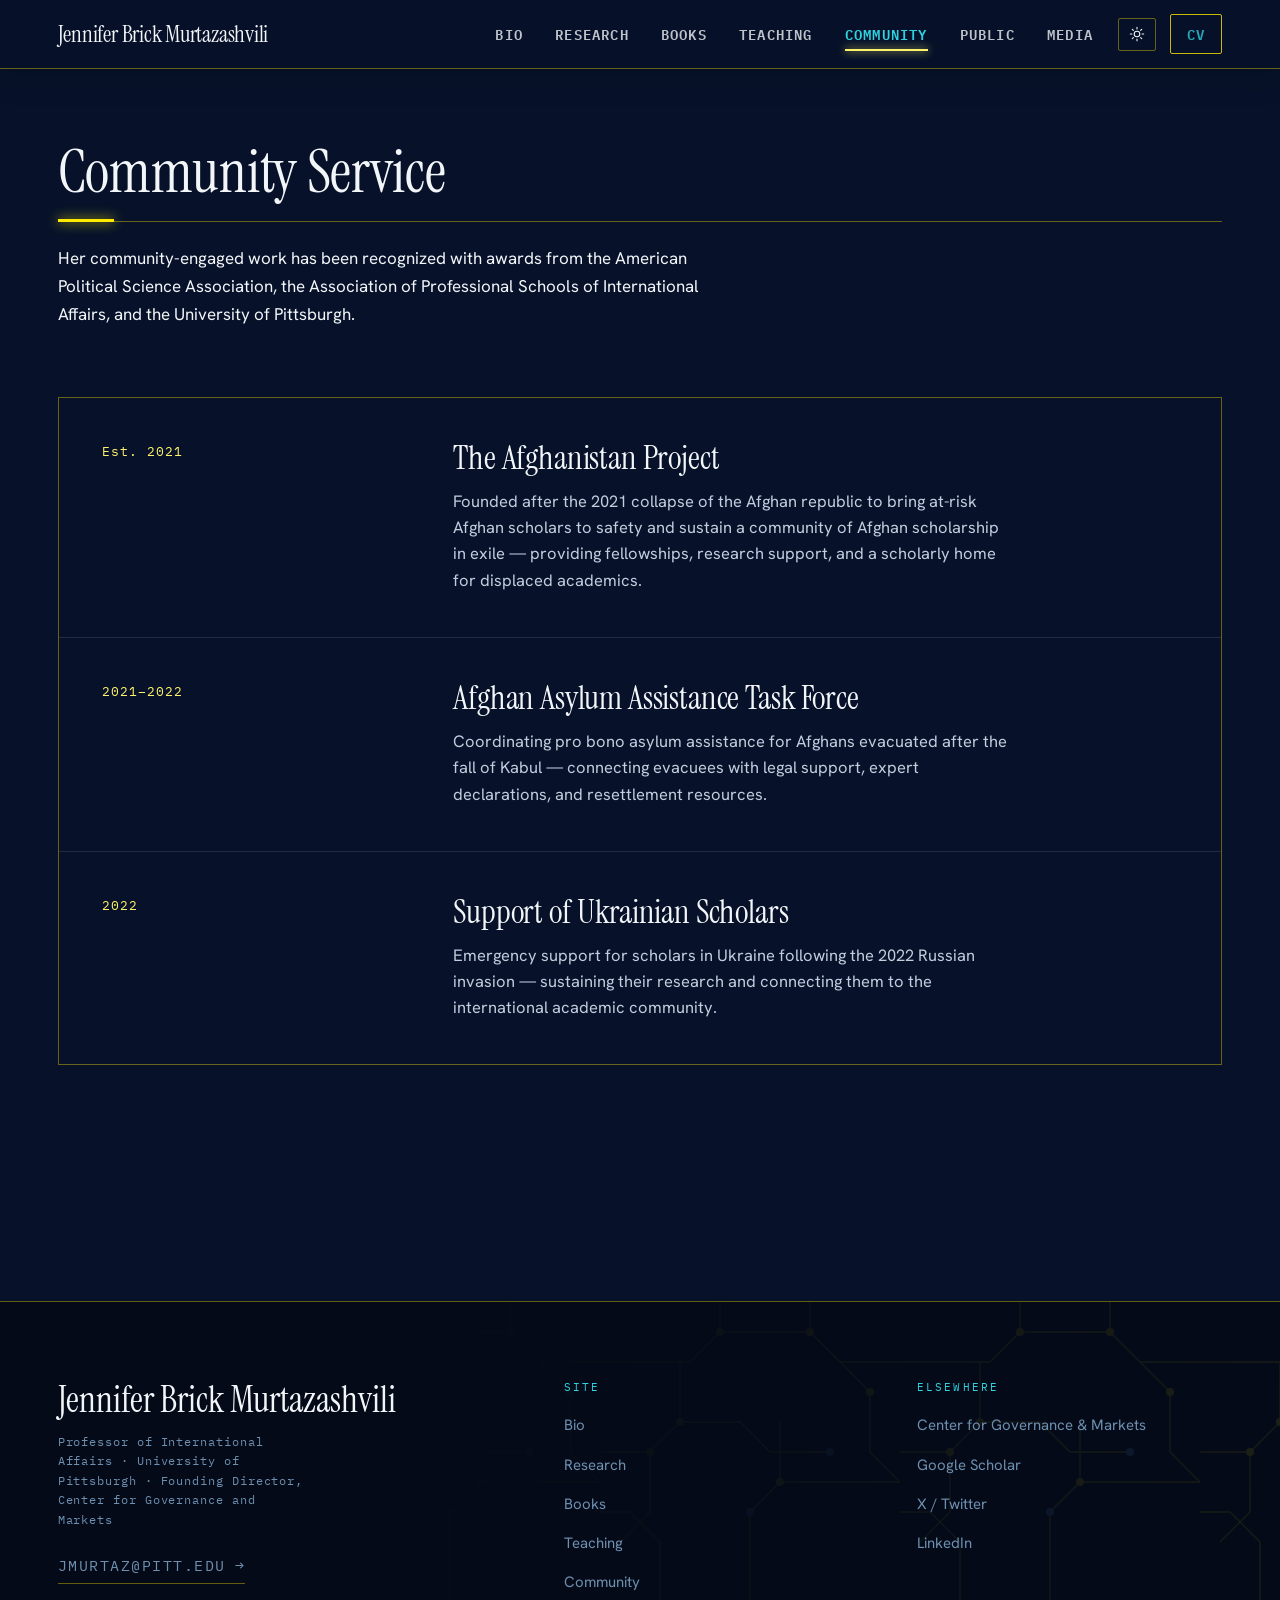
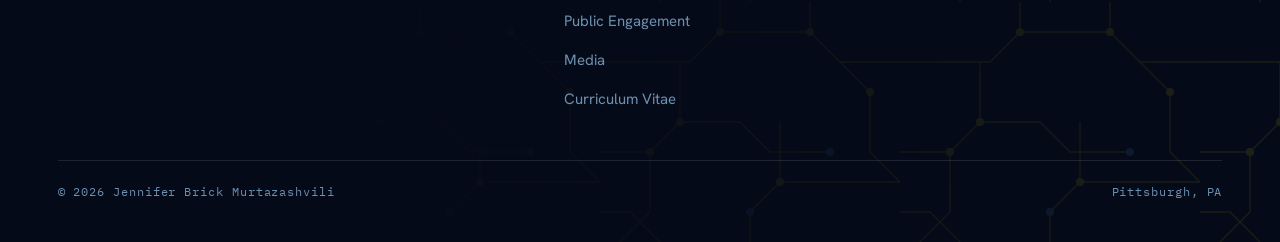
<file: community.html>
<!doctype html>
<html lang="en">
<head>
<meta charset="utf-8">
<script>(function(){try{var t=localStorage.getItem('jbm-theme');if(t==='light'||t==='dark')document.documentElement.setAttribute('data-theme',t);}catch(e){}})();</script>
<meta name="viewport" content="width=device-width, initial-scale=1">
<title>Community Service — Jennifer Brick Murtazashvili</title>
<link rel="preconnect" href="https://fonts.googleapis.com">
<link rel="preconnect" href="https://fonts.gstatic.com" crossorigin>
<link href="https://fonts.googleapis.com/css2?family=Instrument+Serif:ital@0;1&family=Hanken+Grotesk:wght@400;500;600;700&family=IBM+Plex+Mono:ital,wght@0,400;0,500;0,600;1,400&display=swap" rel="stylesheet">
<link rel="stylesheet" href="styles.css">
</head>
<body>

<header class="site-head solid">
  <a class="brand" href="index.html">Jennifer Brick Murtazashvili</a>
  <nav class="nav">
    <span class="nav-core" style="display:contents">
      <a href="bio.html">Bio</a>
      <a href="projects.html">Research</a>
      <a href="books.html">Books</a>
    </span>
    <span class="nav-extra" style="display:contents">
      <a href="teaching.html">Teaching</a>
      <a href="community.html" aria-current="page">Community</a>
      <a href="public.html">Public</a>
      <a href="media.html">Media</a>
    </span>
    <button class="theme-toggle" id="themeToggle" type="button" aria-label="Toggle light or dark theme">
      <svg class="ic-sun" viewBox="0 0 24 24" fill="none" stroke="currentColor" stroke-width="1.6" stroke-linecap="round"><circle cx="12" cy="12" r="4.2"></circle><path d="M12 2v2.4M12 19.6V22M2 12h2.4M19.6 12H22M4.9 4.9l1.7 1.7M17.4 17.4l1.7 1.7M19.1 4.9l-1.7 1.7M6.6 17.4l-1.7 1.7"></path></svg>
      <svg class="ic-moon" viewBox="0 0 24 24" fill="none" stroke="currentColor" stroke-width="1.6" stroke-linecap="round" stroke-linejoin="round"><path d="M20 14.5A8 8 0 1 1 9.5 4a6.2 6.2 0 0 0 10.5 10.5z"></path></svg>
    </button>
    <a class="nav-cv" href="assets/JBM-CV-2026.pdf" target="_blank" rel="noopener">CV</a>
  </nav>
</header>

<section class="page-open wrap" data-screen-label="Community Service">
  <div class="po-row">
    <h1>Community Service</h1>
  </div>
  <p class="prose lead" style="margin-top:22px; max-width:66ch;">Her community-engaged work has been recognized with awards from the American Political Science Association, the Association of Professional Schools of International Affairs, and the University of Pittsburgh.</p>
</section>

<!-- ===================================================== COMMUNITY PROJECTS — FULL-WIDTH ROWS -->
<section class="pad-y" style="padding-top:clamp(32px,4vw,52px);">
  <div class="wrap">

    <div class="prow-list" data-screen-label="Community projects">

      <article class="prow fade-up" data-screen-label="The Afghanistan Project">
        <div class="prow-side">
          <span class="prow-yr">Est. 2021</span>
        </div>
        <div class="prow-body">
          <h3 class="prow-title">The Afghanistan Project</h3>
          <p class="prow-desc">Founded after the 2021 collapse of the Afghan republic to bring at-risk Afghan scholars to safety and sustain a community of Afghan scholarship in exile — providing fellowships, research support, and a scholarly home for displaced academics.</p>
        </div>
      </article>

      <article class="prow fade-up">
        <div class="prow-side">
          <span class="prow-yr">2021–2022</span>
        </div>
        <div class="prow-body">
          <h3 class="prow-title">Afghan Asylum Assistance Task Force</h3>
          <p class="prow-desc">Coordinating pro bono asylum assistance for Afghans evacuated after the fall of Kabul — connecting evacuees with legal support, expert declarations, and resettlement resources.</p>
        </div>
      </article>

      <article class="prow fade-up">
        <div class="prow-side">
          <span class="prow-yr">2022</span>
        </div>
        <div class="prow-body">
          <h3 class="prow-title">Support of Ukrainian Scholars</h3>
          <p class="prow-desc">Emergency support for scholars in Ukraine following the 2022 Russian invasion — sustaining their research and connecting them to the international academic community.</p>
        </div>
      </article>

    </div>
  </div>
</section>

<footer class="site-foot">
  <div class="gf"></div>
  <div class="wrap">
    <div class="foot-grid">
      <div class="foot-col">
        <p class="foot-name">Jennifer Brick Murtazashvili</p>
        <p class="meta" style="color:var(--soft); max-width:36ch; line-height:1.7;">Professor of International Affairs · University of Pittsburgh · Founding Director, Center for Governance and Markets</p>
        <div style="margin-top:22px;"><a class="alink" href="mailto:jmurtaz@pitt.edu">jmurtaz@pitt.edu <span>→</span></a></div>
      </div>
      <div class="foot-col">
        <h4>Site</h4>
        <ul>
          <li><a href="bio.html">Bio</a></li>
          <li><a href="projects.html">Research</a></li>
          <li><a href="books.html">Books</a></li>
          <li><a href="teaching.html">Teaching</a></li>
          <li><a href="community.html">Community</a></li>
          <li><a href="public.html">Public Engagement</a></li>
          <li><a href="media.html">Media</a></li>
          <li><a href="assets/JBM-CV-2026.pdf" target="_blank" rel="noopener">Curriculum Vitae</a></li>
        </ul>
      </div>
      <div class="foot-col">
        <h4>Elsewhere</h4>
        <ul>
          <li><a href="https://www.cgm.pitt.edu/" target="_blank" rel="noopener">Center for Governance &amp; Markets</a></li>
          <li><a href="https://scholar.google.com/citations?user=7pL5rRAAAAAJ&hl=en&oi=ao" target="_blank" rel="noopener">Google Scholar</a></li>
          <li><a href="https://x.com/jmurtazashvili" target="_blank" rel="noopener">X / Twitter</a></li>
          <li><a href="https://www.linkedin.com/in/jmurtazashvili/" target="_blank" rel="noopener">LinkedIn</a></li>
        </ul>
      </div>
    </div>
    <div class="foot-bottom">
      <span class="meta">© 2026 Jennifer Brick Murtazashvili</span>
      <span class="meta">Pittsburgh, PA</span>
    </div>
  </div>
</footer>

<style>
/* Full-width project rows */
.prow-list{ display:flex; flex-direction:column; border:1px solid var(--line-cop); }
.prow{ display:grid; grid-template-columns:300px 1fr; gap:clamp(24px,4vw,56px); padding:clamp(26px,3.4vw,44px); border-top:1px solid var(--line); transition:background .3s ease; }
.prow:first-child{ border-top:0; }
.prow:hover{ background:var(--panel); }
.prow-side{ display:flex; flex-direction:column; gap:12px; align-items:flex-start; }
.prow-yr{ font-family:var(--mono); font-size:13px; letter-spacing:.08em; color:var(--copper-br); }
.prow-funder{ font-family:var(--mono); font-size:12px; letter-spacing:.06em; text-transform:uppercase; color:var(--leaf-br); line-height:1.5; }
.prow-body{ min-width:0; }
.prow-title{ font-size:clamp(26px,2.6vw,38px); font-weight:400; line-height:1.04; margin:0; }
.prow-desc{ font-size:16.5px; line-height:1.6; color:var(--bone-2); margin:12px 0 0; max-width:62ch; }

@media (max-width:760px){
  .prow{ grid-template-columns:1fr; gap:14px; }
  .prow-side{ flex-direction:row; flex-wrap:wrap; align-items:center; gap:10px 16px; }
}
</style>

<script>
(function(){
  var els=document.querySelectorAll('.fade-up');
  if(!('IntersectionObserver' in window)){ els.forEach(function(el){el.classList.add('in');}); return; }
  var io=new IntersectionObserver(function(es){ es.forEach(function(e){ if(e.isIntersecting){ e.target.classList.add('in'); io.unobserve(e.target);} }); },{threshold:0.1, rootMargin:'0px 0px -6% 0px'});
  els.forEach(function(el){ io.observe(el); });
  setTimeout(function(){ els.forEach(function(el){ el.classList.add('in'); }); }, 2600);
})();
</script>
<script src="theme.js"></script>

<!-- Default Statcounter code for personal site
http://www.murtazashvili.org -->
<script type="text/javascript">
var sc_project=12800171; 
var sc_invisible=1; 
var sc_security="c7e400dd"; 
</script>
<script type="text/javascript"
src="https://www.statcounter.com/counter/counter.js"
async></script>
<noscript><div class="statcounter"><a title="Web Analytics"
href="https://statcounter.com/" target="_blank"><img
class="statcounter"
src="https://c.statcounter.com/12800171/0/c7e400dd/1/"
alt="Web Analytics"
referrerPolicy="no-referrer-when-downgrade"></a></div></noscript>
<!-- End of Statcounter Code -->
</body>
</html>
</file>
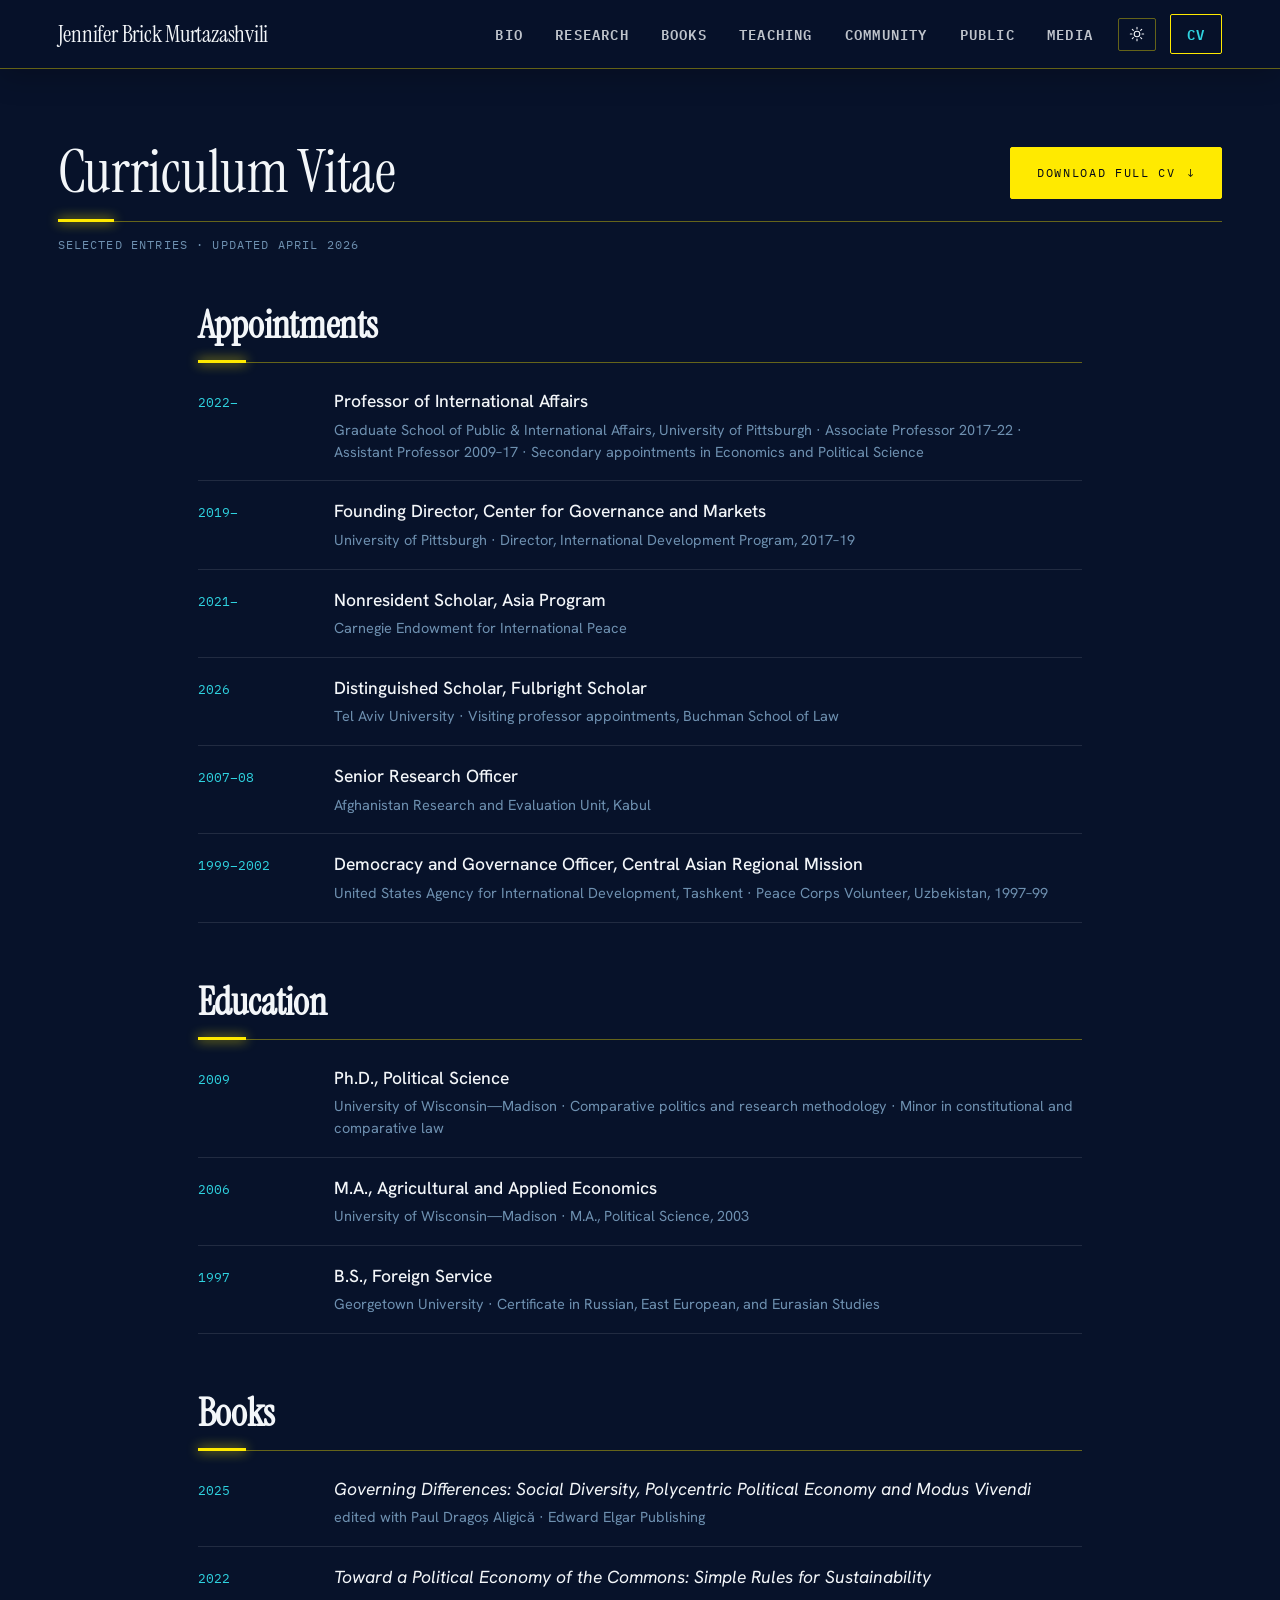
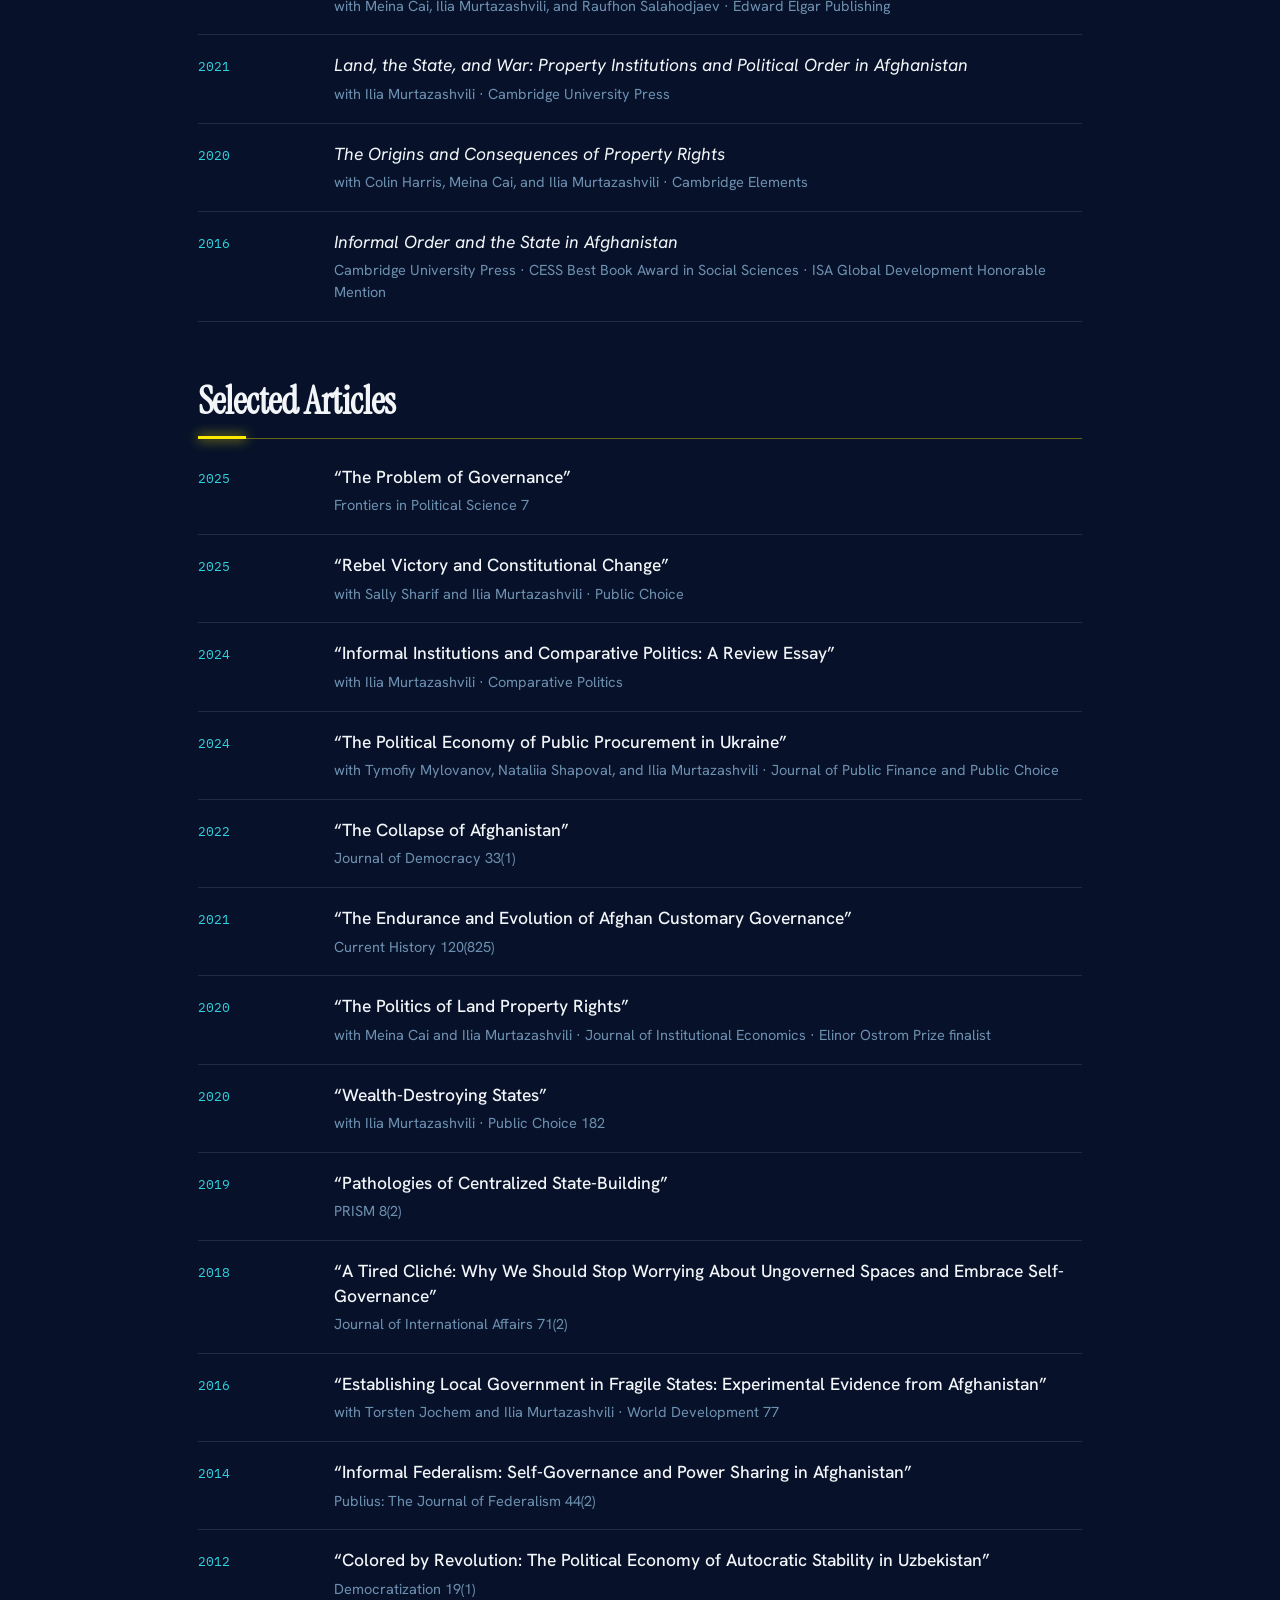
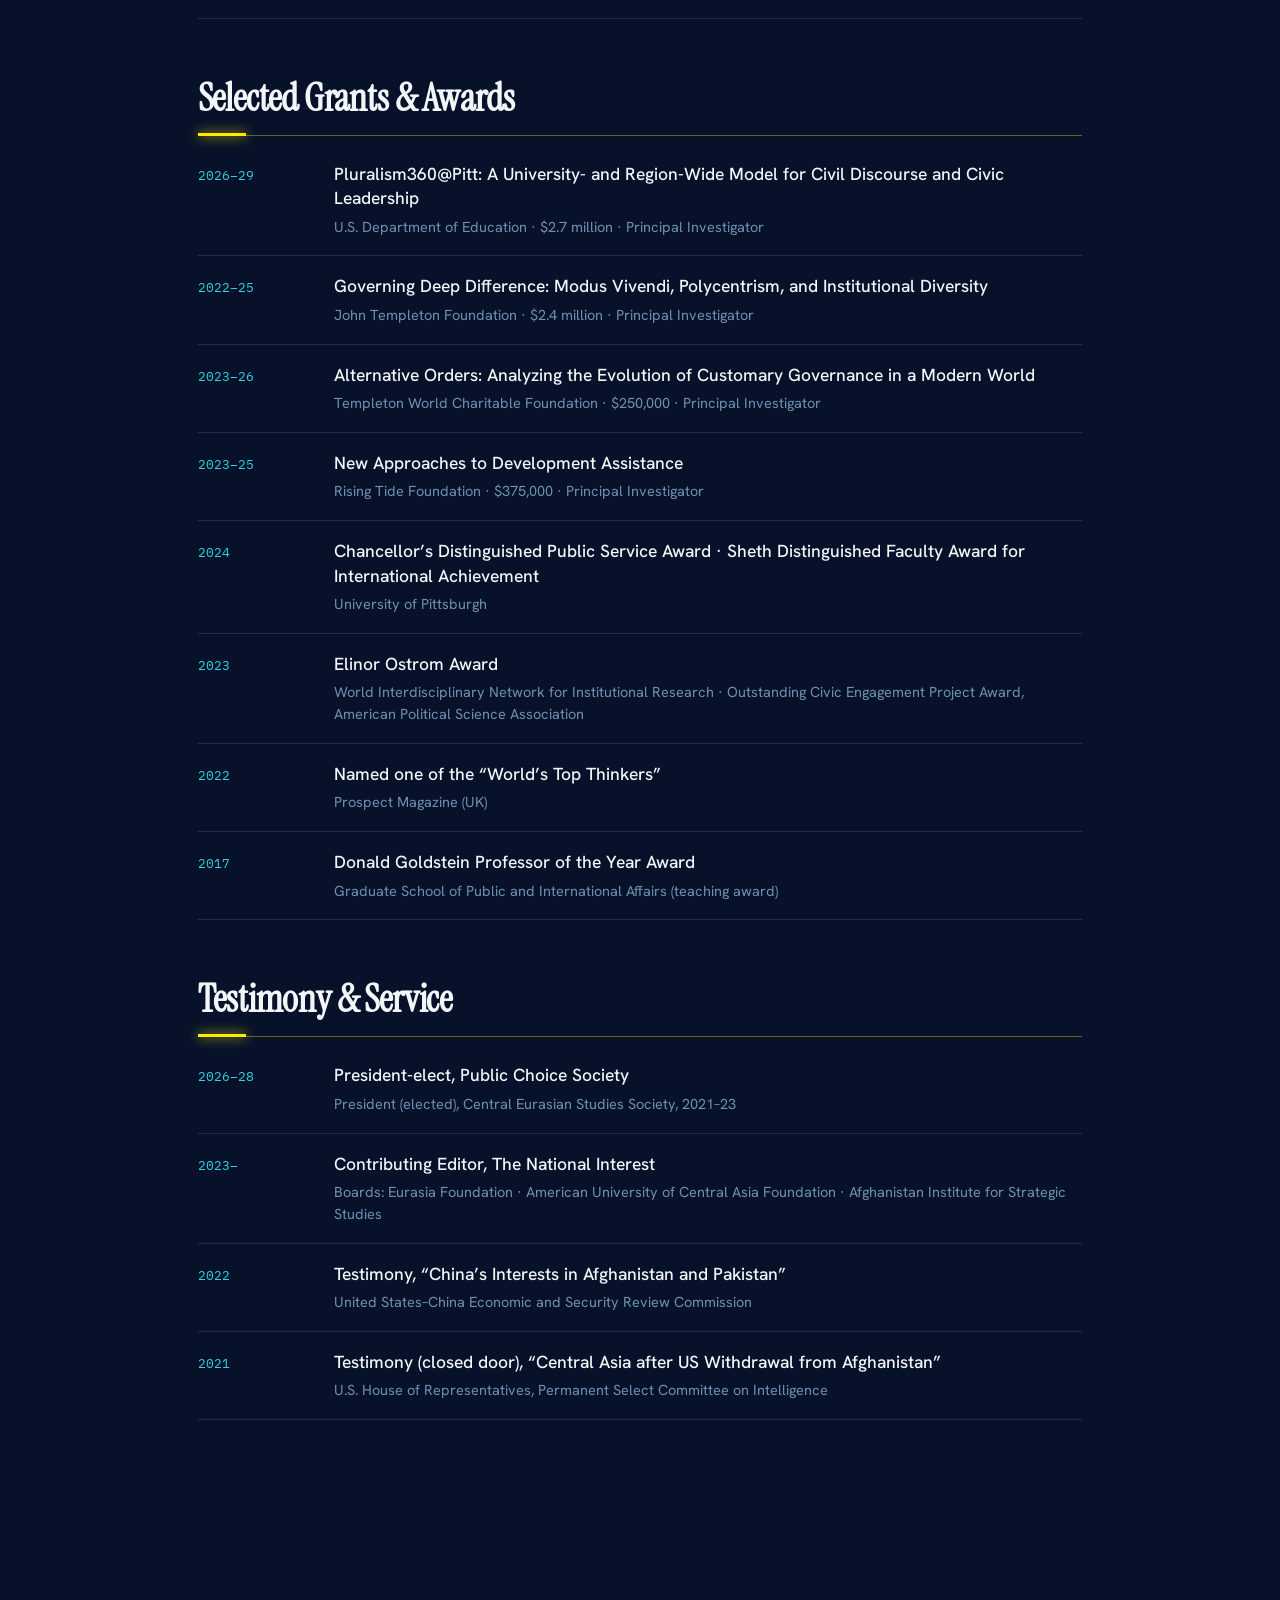
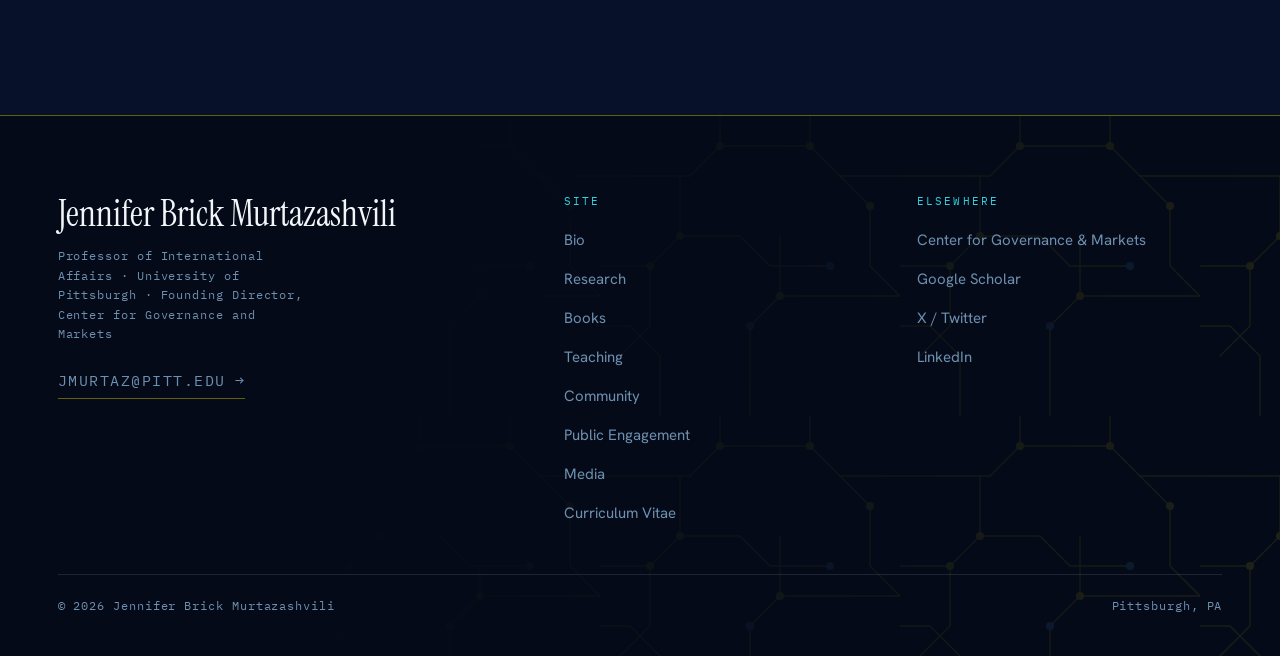
<file: cv.html>
<!doctype html>
<html lang="en">
<head>
<meta charset="utf-8">
<script>(function(){try{var t=localStorage.getItem('jbm-theme');if(t==='light'||t==='dark')document.documentElement.setAttribute('data-theme',t);}catch(e){}})();</script>
<meta name="viewport" content="width=device-width, initial-scale=1">
<title>CV — Jennifer Brick Murtazashvili</title>
<link rel="preconnect" href="https://fonts.googleapis.com">
<link rel="preconnect" href="https://fonts.gstatic.com" crossorigin>
<link href="https://fonts.googleapis.com/css2?family=Instrument+Serif:ital@0;1&family=Hanken+Grotesk:wght@400;500;600;700&family=IBM+Plex+Mono:ital,wght@0,400;0,500;0,600;1,400&display=swap" rel="stylesheet">
<link rel="stylesheet" href="styles.css">
</head>
<body>

<header class="site-head solid">
  <a class="brand" href="index.html">Jennifer Brick Murtazashvili</a>
  <nav class="nav">
    <span class="nav-core" style="display:contents">
      <a href="bio.html">Bio</a>
      <a href="projects.html">Research</a>
      <a href="books.html">Books</a>
    </span>
    <span class="nav-extra" style="display:contents">
      <a href="teaching.html">Teaching</a>
      <a href="community.html">Community</a>
      <a href="public.html">Public</a>
      <a href="media.html">Media</a>
    </span>
    <button class="theme-toggle" id="themeToggle" type="button" aria-label="Toggle light or dark theme">
      <svg class="ic-sun" viewBox="0 0 24 24" fill="none" stroke="currentColor" stroke-width="1.6" stroke-linecap="round"><circle cx="12" cy="12" r="4.2"></circle><path d="M12 2v2.4M12 19.6V22M2 12h2.4M19.6 12H22M4.9 4.9l1.7 1.7M17.4 17.4l1.7 1.7M19.1 4.9l-1.7 1.7M6.6 17.4l-1.7 1.7"></path></svg>
      <svg class="ic-moon" viewBox="0 0 24 24" fill="none" stroke="currentColor" stroke-width="1.6" stroke-linecap="round" stroke-linejoin="round"><path d="M20 14.5A8 8 0 1 1 9.5 4a6.2 6.2 0 0 0 10.5 10.5z"></path></svg>
    </button>
    <a class="nav-cv" href="assets/JBM-CV-2026.pdf" target="_blank" rel="noopener" aria-current="page">CV</a>
  </nav>
</header>

<section class="page-open wrap" data-screen-label="CV">
  <div class="po-row">
    <h1>Curriculum Vitae</h1>
    <a class="btn" href="assets/JBM-CV-2026.pdf" target="_blank" rel="noopener" style="margin-bottom:4px;">Download full CV <span>↓</span></a>
  </div>
  <p class="meta" style="margin:14px 0 0; text-transform:uppercase; letter-spacing:.1em;">Selected entries · Updated April 2026</p>
</section>

<section class="pad-y" style="padding-top:clamp(36px,4vw,56px);">
  <div class="wrap cv-wrap">

    <div class="cv-block">
      <h2 class="cv-h">Appointments</h2>
      <div class="cv-row"><span class="cv-yr">2022–</span><div class="cv-body"><span class="cv-title">Professor of International Affairs</span><span class="cv-sub">Graduate School of Public &amp; International Affairs, University of Pittsburgh · Associate Professor 2017–22 · Assistant Professor 2009–17 · Secondary appointments in Economics and Political Science</span></div></div>
      <div class="cv-row"><span class="cv-yr">2019–</span><div class="cv-body"><span class="cv-title">Founding Director, Center for Governance and Markets</span><span class="cv-sub">University of Pittsburgh · Director, International Development Program, 2017–19</span></div></div>
      <div class="cv-row"><span class="cv-yr">2021–</span><div class="cv-body"><span class="cv-title">Nonresident Scholar, Asia Program</span><span class="cv-sub">Carnegie Endowment for International Peace</span></div></div>
      <div class="cv-row"><span class="cv-yr">2026</span><div class="cv-body"><span class="cv-title">Distinguished Scholar, Fulbright Scholar</span><span class="cv-sub">Tel Aviv University · Visiting professor appointments, Buchman School of Law</span></div></div>
      <div class="cv-row"><span class="cv-yr">2007–08</span><div class="cv-body"><span class="cv-title">Senior Research Officer</span><span class="cv-sub">Afghanistan Research and Evaluation Unit, Kabul</span></div></div>
      <div class="cv-row"><span class="cv-yr">1999–2002</span><div class="cv-body"><span class="cv-title">Democracy and Governance Officer, Central Asian Regional Mission</span><span class="cv-sub">United States Agency for International Development, Tashkent · Peace Corps Volunteer, Uzbekistan, 1997–99</span></div></div>
    </div>

    <div class="cv-block">
      <h2 class="cv-h">Education</h2>
      <div class="cv-row"><span class="cv-yr">2009</span><div class="cv-body"><span class="cv-title">Ph.D., Political Science</span><span class="cv-sub">University of Wisconsin—Madison · Comparative politics and research methodology · Minor in constitutional and comparative law</span></div></div>
      <div class="cv-row"><span class="cv-yr">2006</span><div class="cv-body"><span class="cv-title">M.A., Agricultural and Applied Economics</span><span class="cv-sub">University of Wisconsin—Madison · M.A., Political Science, 2003</span></div></div>
      <div class="cv-row"><span class="cv-yr">1997</span><div class="cv-body"><span class="cv-title">B.S., Foreign Service</span><span class="cv-sub">Georgetown University · Certificate in Russian, East European, and Eurasian Studies</span></div></div>
    </div>

    <div class="cv-block">
      <h2 class="cv-h">Books</h2>
      <div class="cv-row"><span class="cv-yr">2025</span><div class="cv-body"><span class="cv-title"><em>Governing Differences: Social Diversity, Polycentric Political Economy and Modus Vivendi</em></span><span class="cv-sub">edited with Paul Dragoș Aligică · Edward Elgar Publishing</span></div></div>
      <div class="cv-row"><span class="cv-yr">2022</span><div class="cv-body"><span class="cv-title"><em>Toward a Political Economy of the Commons: Simple Rules for Sustainability</em></span><span class="cv-sub">with Meina Cai, Ilia Murtazashvili, and Raufhon Salahodjaev · Edward Elgar Publishing</span></div></div>
      <div class="cv-row"><span class="cv-yr">2021</span><div class="cv-body"><span class="cv-title"><em>Land, the State, and War: Property Institutions and Political Order in Afghanistan</em></span><span class="cv-sub">with Ilia Murtazashvili · Cambridge University Press</span></div></div>
      <div class="cv-row"><span class="cv-yr">2020</span><div class="cv-body"><span class="cv-title"><em>The Origins and Consequences of Property Rights</em></span><span class="cv-sub">with Colin Harris, Meina Cai, and Ilia Murtazashvili · Cambridge Elements</span></div></div>
      <div class="cv-row"><span class="cv-yr">2016</span><div class="cv-body"><span class="cv-title"><em>Informal Order and the State in Afghanistan</em></span><span class="cv-sub">Cambridge University Press · CESS Best Book Award in Social Sciences · ISA Global Development Honorable Mention</span></div></div>
    </div>

    <div class="cv-block">
      <h2 class="cv-h">Selected Articles</h2>
      <div class="cv-row"><span class="cv-yr">2025</span><div class="cv-body"><span class="cv-title">“The Problem of Governance”</span><span class="cv-sub">Frontiers in Political Science 7</span></div></div>
      <div class="cv-row"><span class="cv-yr">2025</span><div class="cv-body"><span class="cv-title">“Rebel Victory and Constitutional Change”</span><span class="cv-sub">with Sally Sharif and Ilia Murtazashvili · Public Choice</span></div></div>
      <div class="cv-row"><span class="cv-yr">2024</span><div class="cv-body"><span class="cv-title">“Informal Institutions and Comparative Politics: A Review Essay”</span><span class="cv-sub">with Ilia Murtazashvili · Comparative Politics</span></div></div>
      <div class="cv-row"><span class="cv-yr">2024</span><div class="cv-body"><span class="cv-title">“The Political Economy of Public Procurement in Ukraine”</span><span class="cv-sub">with Tymofiy Mylovanov, Nataliia Shapoval, and Ilia Murtazashvili · Journal of Public Finance and Public Choice</span></div></div>
      <div class="cv-row"><span class="cv-yr">2022</span><div class="cv-body"><span class="cv-title">“The Collapse of Afghanistan”</span><span class="cv-sub">Journal of Democracy 33(1)</span></div></div>
      <div class="cv-row"><span class="cv-yr">2021</span><div class="cv-body"><span class="cv-title">“The Endurance and Evolution of Afghan Customary Governance”</span><span class="cv-sub">Current History 120(825)</span></div></div>
      <div class="cv-row"><span class="cv-yr">2020</span><div class="cv-body"><span class="cv-title">“The Politics of Land Property Rights”</span><span class="cv-sub">with Meina Cai and Ilia Murtazashvili · Journal of Institutional Economics · Elinor Ostrom Prize finalist</span></div></div>
      <div class="cv-row"><span class="cv-yr">2020</span><div class="cv-body"><span class="cv-title">“Wealth-Destroying States”</span><span class="cv-sub">with Ilia Murtazashvili · Public Choice 182</span></div></div>
      <div class="cv-row"><span class="cv-yr">2019</span><div class="cv-body"><span class="cv-title">“Pathologies of Centralized State-Building”</span><span class="cv-sub">PRISM 8(2)</span></div></div>
      <div class="cv-row"><span class="cv-yr">2018</span><div class="cv-body"><span class="cv-title">“A Tired Cliché: Why We Should Stop Worrying About Ungoverned Spaces and Embrace Self-Governance”</span><span class="cv-sub">Journal of International Affairs 71(2)</span></div></div>
      <div class="cv-row"><span class="cv-yr">2016</span><div class="cv-body"><span class="cv-title">“Establishing Local Government in Fragile States: Experimental Evidence from Afghanistan”</span><span class="cv-sub">with Torsten Jochem and Ilia Murtazashvili · World Development 77</span></div></div>
      <div class="cv-row"><span class="cv-yr">2014</span><div class="cv-body"><span class="cv-title">“Informal Federalism: Self-Governance and Power Sharing in Afghanistan”</span><span class="cv-sub">Publius: The Journal of Federalism 44(2)</span></div></div>
      <div class="cv-row"><span class="cv-yr">2012</span><div class="cv-body"><span class="cv-title">“Colored by Revolution: The Political Economy of Autocratic Stability in Uzbekistan”</span><span class="cv-sub">Democratization 19(1)</span></div></div>
    </div>

    <div class="cv-block">
      <h2 class="cv-h">Selected Grants &amp; Awards</h2>
      <div class="cv-row"><span class="cv-yr">2026–29</span><div class="cv-body"><span class="cv-title">Pluralism360@Pitt: A University- and Region-Wide Model for Civil Discourse and Civic Leadership</span><span class="cv-sub">U.S. Department of Education · $2.7 million · Principal Investigator</span></div></div>
      <div class="cv-row"><span class="cv-yr">2022–25</span><div class="cv-body"><span class="cv-title">Governing Deep Difference: Modus Vivendi, Polycentrism, and Institutional Diversity</span><span class="cv-sub">John Templeton Foundation · $2.4 million · Principal Investigator</span></div></div>
      <div class="cv-row"><span class="cv-yr">2023–26</span><div class="cv-body"><span class="cv-title">Alternative Orders: Analyzing the Evolution of Customary Governance in a Modern World</span><span class="cv-sub">Templeton World Charitable Foundation · $250,000 · Principal Investigator</span></div></div>
      <div class="cv-row"><span class="cv-yr">2023–25</span><div class="cv-body"><span class="cv-title">New Approaches to Development Assistance</span><span class="cv-sub">Rising Tide Foundation · $375,000 · Principal Investigator</span></div></div>
      <div class="cv-row"><span class="cv-yr">2024</span><div class="cv-body"><span class="cv-title">Chancellor’s Distinguished Public Service Award · Sheth Distinguished Faculty Award for International Achievement</span><span class="cv-sub">University of Pittsburgh</span></div></div>
      <div class="cv-row"><span class="cv-yr">2023</span><div class="cv-body"><span class="cv-title">Elinor Ostrom Award</span><span class="cv-sub">World Interdisciplinary Network for Institutional Research · Outstanding Civic Engagement Project Award, American Political Science Association</span></div></div>
      <div class="cv-row"><span class="cv-yr">2022</span><div class="cv-body"><span class="cv-title">Named one of the “World’s Top Thinkers”</span><span class="cv-sub">Prospect Magazine (UK)</span></div></div>
      <div class="cv-row"><span class="cv-yr">2017</span><div class="cv-body"><span class="cv-title">Donald Goldstein Professor of the Year Award</span><span class="cv-sub">Graduate School of Public and International Affairs (teaching award)</span></div></div>
    </div>

    <div class="cv-block">
      <h2 class="cv-h">Testimony &amp; Service</h2>
      <div class="cv-row"><span class="cv-yr">2026–28</span><div class="cv-body"><span class="cv-title">President-elect, Public Choice Society</span><span class="cv-sub">President (elected), Central Eurasian Studies Society, 2021–23</span></div></div>
      <div class="cv-row"><span class="cv-yr">2023–</span><div class="cv-body"><span class="cv-title">Contributing Editor, The National Interest</span><span class="cv-sub">Boards: Eurasia Foundation · American University of Central Asia Foundation · Afghanistan Institute for Strategic Studies</span></div></div>
      <div class="cv-row"><span class="cv-yr">2022</span><div class="cv-body"><span class="cv-title">Testimony, “China’s Interests in Afghanistan and Pakistan”</span><span class="cv-sub">United States–China Economic and Security Review Commission</span></div></div>
      <div class="cv-row"><span class="cv-yr">2021</span><div class="cv-body"><span class="cv-title">Testimony (closed door), “Central Asia after US Withdrawal from Afghanistan”</span><span class="cv-sub">U.S. House of Representatives, Permanent Select Committee on Intelligence</span></div></div>
    </div>

  </div>
</section>

<footer class="site-foot">
  <div class="gf"></div>
  <div class="wrap">
    <div class="foot-grid">
      <div class="foot-col">
        <p class="foot-name">Jennifer Brick Murtazashvili</p>
        <p class="meta" style="color:var(--soft); max-width:36ch; line-height:1.7;">Professor of International Affairs · University of Pittsburgh · Founding Director, Center for Governance and Markets</p>
        <div style="margin-top:22px;"><a class="alink" href="mailto:jmurtaz@pitt.edu">jmurtaz@pitt.edu <span>→</span></a></div>
      </div>
      <div class="foot-col">
        <h4>Site</h4>
        <ul>
          <li><a href="bio.html">Bio</a></li>
          <li><a href="projects.html">Research</a></li>
          <li><a href="books.html">Books</a></li>
          <li><a href="teaching.html">Teaching</a></li>
          <li><a href="community.html">Community</a></li>
          <li><a href="public.html">Public Engagement</a></li>
          <li><a href="media.html">Media</a></li>
          <li><a href="assets/JBM-CV-2026.pdf" target="_blank" rel="noopener">Curriculum Vitae</a></li>
        </ul>
      </div>
      <div class="foot-col">
        <h4>Elsewhere</h4>
        <ul>
          <li><a href="https://www.cgm.pitt.edu/" target="_blank" rel="noopener">Center for Governance &amp; Markets</a></li>
          <li><a href="https://scholar.google.com/citations?user=7pL5rRAAAAAJ&hl=en&oi=ao" target="_blank" rel="noopener">Google Scholar</a></li>
          <li><a href="https://x.com/jmurtazashvili" target="_blank" rel="noopener">X / Twitter</a></li>
          <li><a href="https://www.linkedin.com/in/jmurtazashvili/" target="_blank" rel="noopener">LinkedIn</a></li>
        </ul>
      </div>
    </div>
    <div class="foot-bottom">
      <span class="meta">© 2026 Jennifer Brick Murtazashvili</span>
      <span class="meta">Pittsburgh, PA</span>
    </div>
  </div>
</footer>

<style>
.cv-wrap{ max-width:1000px; }
.cv-block{ margin-bottom:60px; }
.cv-h{ font-size:clamp(26px,3vw,40px); font-weight:600; padding-bottom:16px; border-bottom:1px solid var(--line-cop); margin-bottom:8px; position:relative; }
.cv-h::after{ content:""; position:absolute; left:0; bottom:-1px; width:48px; height:3px; background:var(--copper); box-shadow:0 0 12px var(--copper); }
.cv-row{ display:grid; grid-template-columns:110px 1fr; gap:26px; padding:18px 0; border-bottom:1px solid var(--line); align-items:baseline; }
.cv-yr{ font-family:var(--mono); font-size:12.5px; color:var(--leaf-br); white-space:nowrap; }
.cv-body{ display:flex; flex-direction:column; gap:5px; }
.cv-title{ font-size:17.5px; line-height:1.4; color:var(--bone); font-weight:500; }
.cv-title em{ font-style:italic; font-weight:400; }
.cv-sub{ font-size:14.5px; line-height:1.5; color:var(--soft); }
@media (max-width:640px){ .cv-row{ grid-template-columns:74px 1fr; gap:14px; } }
</style>

<script>
(function(){ var els=document.querySelectorAll('.fade-up'); els.forEach(function(el){ el.classList.add('in'); }); })();
</script>
<script src="theme.js"></script>

<!-- Default Statcounter code for personal site
http://www.murtazashvili.org -->
<script type="text/javascript">
var sc_project=12800171; 
var sc_invisible=1; 
var sc_security="c7e400dd"; 
</script>
<script type="text/javascript"
src="https://www.statcounter.com/counter/counter.js"
async></script>
<noscript><div class="statcounter"><a title="Web Analytics"
href="https://statcounter.com/" target="_blank"><img
class="statcounter"
src="https://c.statcounter.com/12800171/0/c7e400dd/1/"
alt="Web Analytics"
referrerPolicy="no-referrer-when-downgrade"></a></div></noscript>
<!-- End of Statcounter Code -->
</body>
</html>
</file>
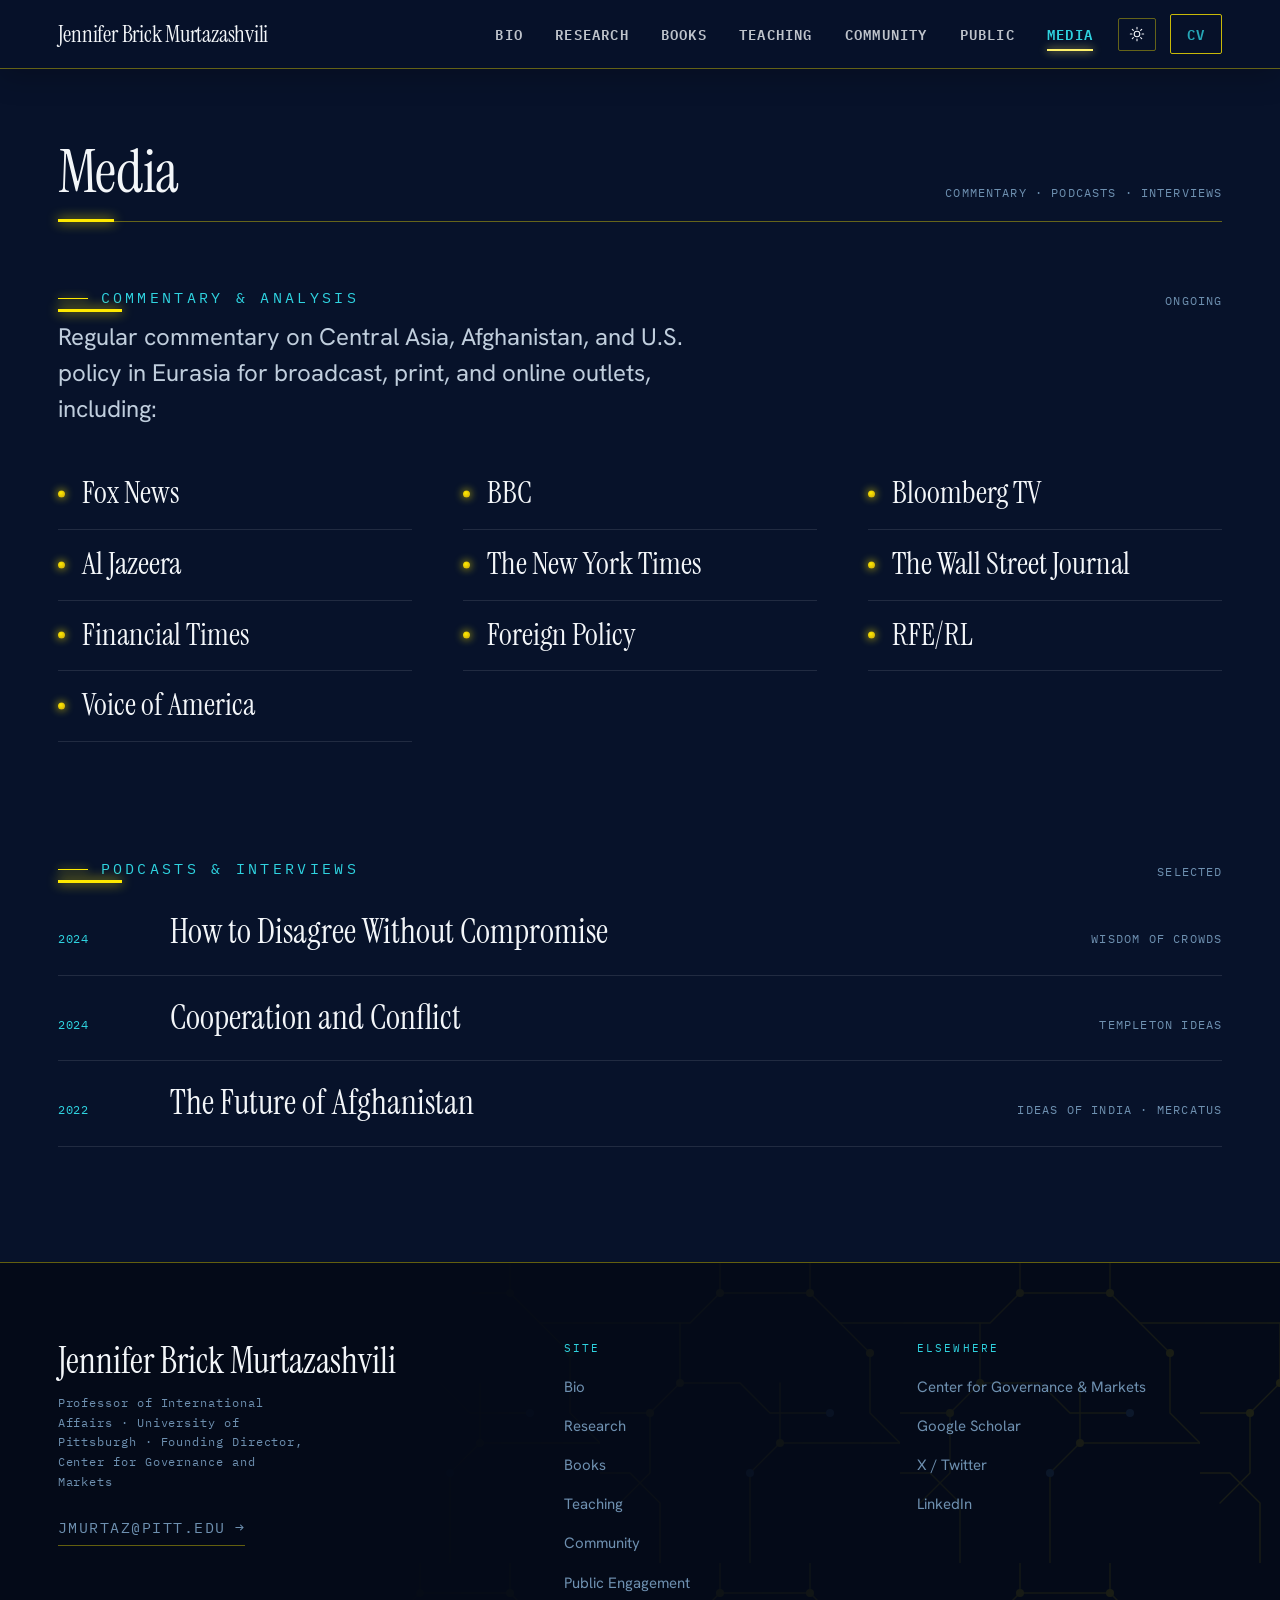
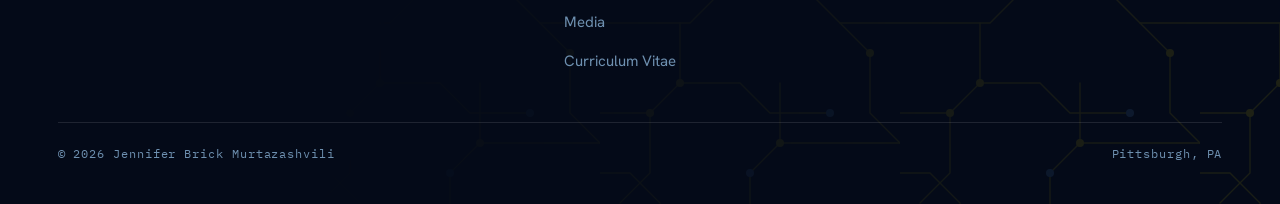
<file: media.html>
<!doctype html>
<html lang="en">
<head>
<meta charset="utf-8">
<script>(function(){try{var t=localStorage.getItem('jbm-theme');if(t==='light'||t==='dark')document.documentElement.setAttribute('data-theme',t);}catch(e){}})();</script>
<meta name="viewport" content="width=device-width, initial-scale=1">
<title>Media — Jennifer Brick Murtazashvili</title>
<link rel="preconnect" href="https://fonts.googleapis.com">
<link rel="preconnect" href="https://fonts.gstatic.com" crossorigin>
<link href="https://fonts.googleapis.com/css2?family=Instrument+Serif:ital@0;1&family=Hanken+Grotesk:wght@400;500;600;700&family=IBM+Plex+Mono:ital,wght@0,400;0,500;0,600;1,400&display=swap" rel="stylesheet">
<link rel="stylesheet" href="styles.css">
</head>
<body>

<header class="site-head solid">
  <a class="brand" href="index.html">Jennifer Brick Murtazashvili</a>
  <nav class="nav">
    <span class="nav-core" style="display:contents">
      <a href="bio.html">Bio</a>
      <a href="projects.html">Research</a>
      <a href="books.html">Books</a>
    </span>
    <span class="nav-extra" style="display:contents">
      <a href="teaching.html">Teaching</a>
      <a href="community.html">Community</a>
      <a href="public.html">Public</a>
      <a href="media.html" aria-current="page">Media</a>
    </span>
    <button class="theme-toggle" id="themeToggle" type="button" aria-label="Toggle light or dark theme">
      <svg class="ic-sun" viewBox="0 0 24 24" fill="none" stroke="currentColor" stroke-width="1.6" stroke-linecap="round"><circle cx="12" cy="12" r="4.2"></circle><path d="M12 2v2.4M12 19.6V22M2 12h2.4M19.6 12H22M4.9 4.9l1.7 1.7M17.4 17.4l1.7 1.7M19.1 4.9l-1.7 1.7M6.6 17.4l-1.7 1.7"></path></svg>
      <svg class="ic-moon" viewBox="0 0 24 24" fill="none" stroke="currentColor" stroke-width="1.6" stroke-linecap="round" stroke-linejoin="round"><path d="M20 14.5A8 8 0 1 1 9.5 4a6.2 6.2 0 0 0 10.5 10.5z"></path></svg>
    </button>
    <a class="nav-cv" href="assets/JBM-CV-2026.pdf" target="_blank" rel="noopener">CV</a>
  </nav>
</header>

<section class="page-open wrap" data-screen-label="Media">
  <div class="po-row">
    <h1>Media</h1>
    <span class="po-meta">Commentary · Podcasts · Interviews</span>
  </div>
</section>

<section class="pad-y" style="padding-top:clamp(40px,5vw,64px);">
  <div class="wrap">
    <div class="sec-head" style="border:0; margin-bottom:8px; padding-bottom:0;">
      <span class="eyebrow">Commentary &amp; analysis</span>
      <span class="meta" style="text-transform:uppercase; letter-spacing:.1em;">Ongoing</span>
    </div>
    <p class="outlet-lede">Regular commentary on Central Asia, Afghanistan, and U.S. policy in Eurasia for broadcast, print, and online outlets, including:</p>
    <ul class="outlet-grid">
      <li class="outlet fade-up">Fox News</li>
      <li class="outlet fade-up">BBC</li>
      <li class="outlet fade-up">Bloomberg TV</li>
      <li class="outlet fade-up">Al Jazeera</li>
      <li class="outlet fade-up">The New York Times</li>
      <li class="outlet fade-up">The Wall Street Journal</li>
      <li class="outlet fade-up">Financial Times</li>
      <li class="outlet fade-up">Foreign Policy</li>
      <li class="outlet fade-up">RFE/RL</li>
      <li class="outlet fade-up">Voice of America</li>
    </ul>
  </div>
</section>

<section class="pad-y" style="padding-top:0;">
  <div class="wrap">
    <div class="sec-head" style="border:0; margin-bottom:8px; padding-bottom:0;">
      <span class="eyebrow">Podcasts &amp; interviews</span>
      <span class="meta" style="text-transform:uppercase; letter-spacing:.1em;">Selected</span>
    </div>
    <ul class="wlist">
      <li class="witem fade-up"><span class="meta wdate">2024</span><span class="wtitle">How to Disagree Without Compromise</span><span class="wpub">Wisdom of Crowds</span></li>
      <li class="witem fade-up"><span class="meta wdate">2024</span><span class="wtitle">Cooperation and Conflict</span><span class="wpub">Templeton Ideas</span></li>
      <li class="witem fade-up"><span class="meta wdate">2022</span><span class="wtitle">The Future of Afghanistan</span><span class="wpub">Ideas of India · Mercatus</span></li>
    </ul>
  </div>
</section>

<footer class="site-foot" style="margin-top:0;">
  <div class="gf"></div>
  <div class="wrap">
    <div class="foot-grid">
      <div class="foot-col">
        <p class="foot-name">Jennifer Brick Murtazashvili</p>
        <p class="meta" style="color:var(--soft); max-width:36ch; line-height:1.7;">Professor of International Affairs · University of Pittsburgh · Founding Director, Center for Governance and Markets</p>
        <div style="margin-top:22px;"><a class="alink" href="mailto:jmurtaz@pitt.edu">jmurtaz@pitt.edu <span>→</span></a></div>
      </div>
      <div class="foot-col">
        <h4>Site</h4>
        <ul>
          <li><a href="bio.html">Bio</a></li>
          <li><a href="projects.html">Research</a></li>
          <li><a href="books.html">Books</a></li>
          <li><a href="teaching.html">Teaching</a></li>
          <li><a href="community.html">Community</a></li>
          <li><a href="public.html">Public Engagement</a></li>
          <li><a href="media.html">Media</a></li>
          <li><a href="assets/JBM-CV-2026.pdf" target="_blank" rel="noopener">Curriculum Vitae</a></li>
        </ul>
      </div>
      <div class="foot-col">
        <h4>Elsewhere</h4>
        <ul>
          <li><a href="https://www.cgm.pitt.edu/" target="_blank" rel="noopener">Center for Governance &amp; Markets</a></li>
          <li><a href="https://scholar.google.com/citations?user=7pL5rRAAAAAJ&hl=en&oi=ao" target="_blank" rel="noopener">Google Scholar</a></li>
          <li><a href="https://x.com/jmurtazashvili" target="_blank" rel="noopener">X / Twitter</a></li>
          <li><a href="https://www.linkedin.com/in/jmurtazashvili/" target="_blank" rel="noopener">LinkedIn</a></li>
        </ul>
      </div>
    </div>
    <div class="foot-bottom">
      <span class="meta">© 2026 Jennifer Brick Murtazashvili</span>
      <span class="meta">Pittsburgh, PA</span>
    </div>
  </div>
</footer>

<style>
.outlet-lede{ font-size:clamp(19px,2vw,24px); line-height:1.5; color:var(--bone-2); max-width:52ch; margin:0 0 32px; }
.outlet-grid{ list-style:none; margin:0; padding:0; display:grid; grid-template-columns:repeat(3,1fr); gap:0 clamp(28px,4vw,56px); }
.outlet{ font-family:var(--serif); font-size:clamp(22px,2.4vw,32px); font-weight:500; line-height:1.1; color:var(--bone); padding:18px 0; border-bottom:1px solid var(--line); position:relative; padding-left:24px; }
.outlet::before{ content:""; position:absolute; left:0; top:50%; transform:translateY(-50%); width:7px; height:7px; border-radius:50%;
  background:radial-gradient(circle at 40% 35%, var(--glow), var(--copper-dp)); box-shadow:0 0 9px var(--glow); }
@media (max-width:820px){ .outlet-grid{ grid-template-columns:1fr 1fr; } }
@media (max-width:540px){ .outlet-grid{ grid-template-columns:1fr; } }

.wlist{ list-style:none; margin:0; padding:0; }
.witem{ display:grid; grid-template-columns:84px 1fr 260px; gap:28px; align-items:baseline; padding:24px 0; border-bottom:1px solid var(--line); transition:padding-left .25s; }
.witem:hover{ padding-left:12px; }
.wdate{ text-transform:uppercase; letter-spacing:.08em; color:var(--leaf-br); }
.wtitle{ font-family:var(--serif); font-size:clamp(24px,2.7vw,34px); font-weight:500; text-decoration:none; color:var(--bone); line-height:1.08; transition:color .2s; }
.wtitle:hover{ color:var(--leaf-br); }
.wpub{ text-align:right; font-family:var(--mono); text-transform:uppercase; letter-spacing:.1em; font-size:12px; color:var(--soft); }
@media (max-width:760px){ .witem{ grid-template-columns:1fr; gap:6px; } .wpub{ text-align:left; } }

.press-band{ background:var(--panel); color:var(--bone); padding-block:clamp(76px,10vw,132px); position:relative; overflow:hidden; border-block:1px solid var(--line-cop); }
.pb-traces{ position:absolute; inset:0; background-image:url(assets/traces.svg); background-size:300px 300px; opacity:.10;
  -webkit-mask-image:radial-gradient(circle at 50% 50%, #000, transparent 72%); mask-image:radial-gradient(circle at 50% 50%, #000, transparent 72%); }
.pb-glow{ position:absolute; left:50%; top:50%; width:680px; aspect-ratio:1; transform:translate(-50%,-50%);
  background:radial-gradient(circle, rgba(201,126,78,.18), transparent 64%); pointer-events:none; }
.pb-title{ font-family:var(--serif); font-weight:500; font-size:clamp(28px,3.6vw,46px); line-height:1.1; max-width:24ch; margin:20px auto 0; position:relative; z-index:1; }
</style>

<script>
(function(){
  var els=document.querySelectorAll('.fade-up');
  if(!('IntersectionObserver' in window)){ els.forEach(function(el){el.classList.add('in');}); return; }
  var io=new IntersectionObserver(function(es){ es.forEach(function(e){ if(e.isIntersecting){ e.target.classList.add('in'); io.unobserve(e.target);} }); },{threshold:0.1, rootMargin:'0px 0px -6% 0px'});
  els.forEach(function(el){ io.observe(el); });
  setTimeout(function(){ els.forEach(function(el){ el.classList.add('in'); }); }, 2600);
})();
</script>
<script src="theme.js"></script>

<!-- Default Statcounter code for personal site
http://www.murtazashvili.org -->
<script type="text/javascript">
var sc_project=12800171; 
var sc_invisible=1; 
var sc_security="c7e400dd"; 
</script>
<script type="text/javascript"
src="https://www.statcounter.com/counter/counter.js"
async></script>
<noscript><div class="statcounter"><a title="Web Analytics"
href="https://statcounter.com/" target="_blank"><img
class="statcounter"
src="https://c.statcounter.com/12800171/0/c7e400dd/1/"
alt="Web Analytics"
referrerPolicy="no-referrer-when-downgrade"></a></div></noscript>
<!-- End of Statcounter Code -->
</body>
</html>
</file>
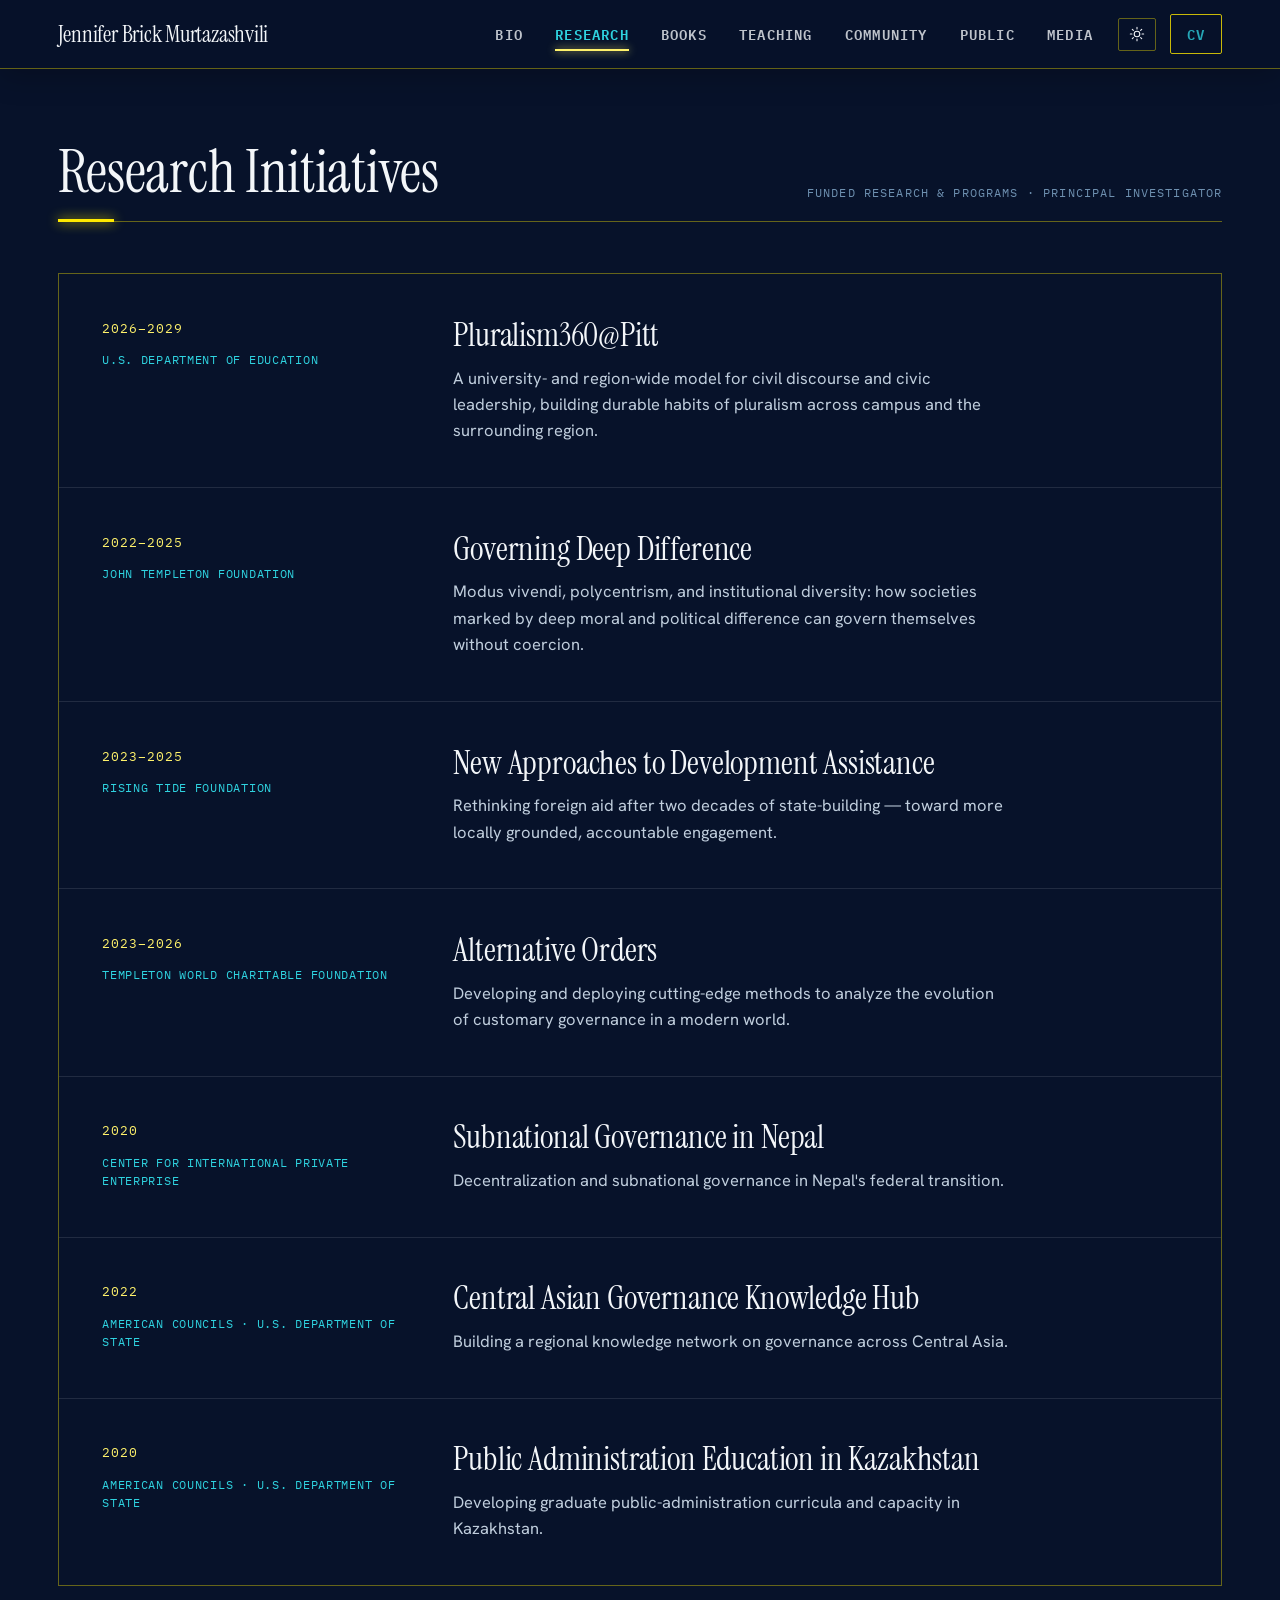
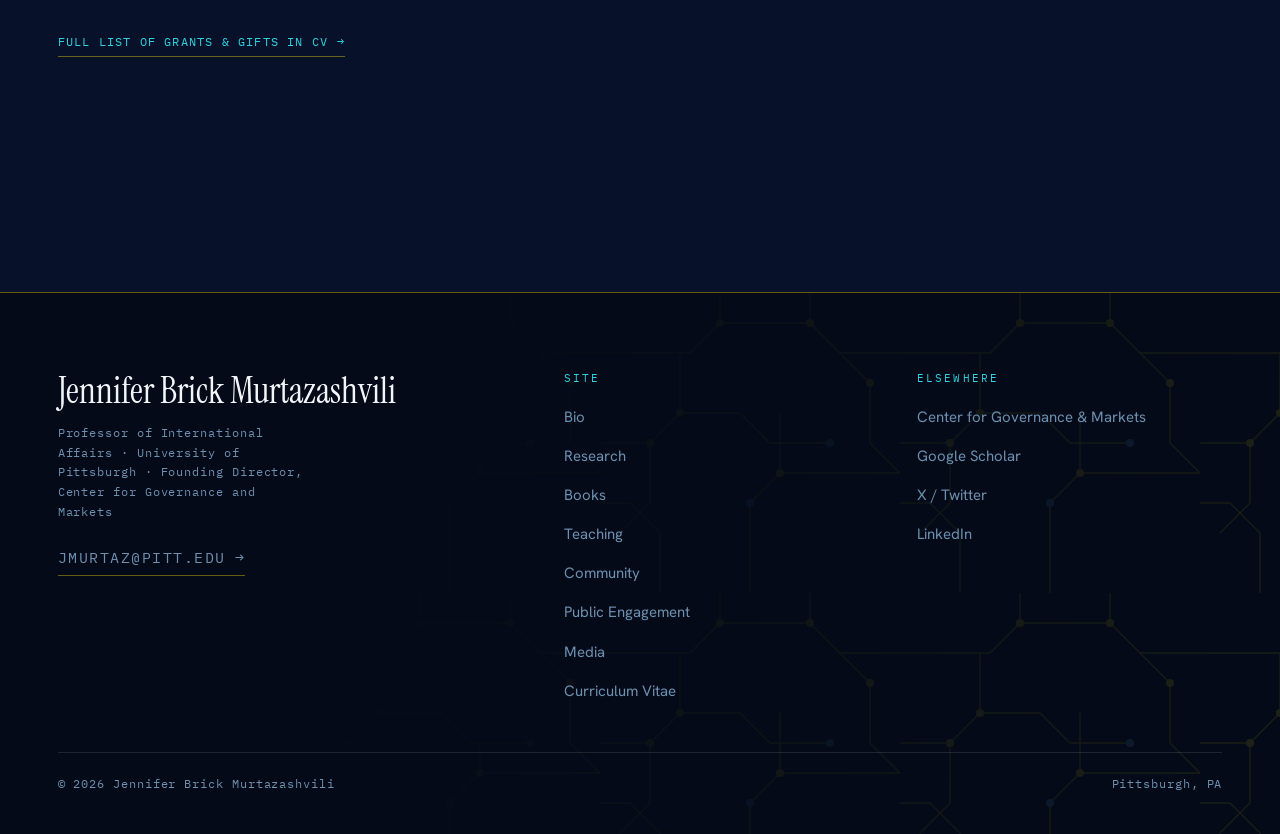
<file: projects.html>
<!doctype html>
<html lang="en">
<head>
<meta charset="utf-8">
<script>(function(){try{var t=localStorage.getItem('jbm-theme');if(t==='light'||t==='dark')document.documentElement.setAttribute('data-theme',t);}catch(e){}})();</script>
<meta name="viewport" content="width=device-width, initial-scale=1">
<title>Research Initiatives — Jennifer Brick Murtazashvili</title>
<link rel="preconnect" href="https://fonts.googleapis.com">
<link rel="preconnect" href="https://fonts.gstatic.com" crossorigin>
<link href="https://fonts.googleapis.com/css2?family=Instrument+Serif:ital@0;1&family=Hanken+Grotesk:wght@400;500;600;700&family=IBM+Plex+Mono:ital,wght@0,400;0,500;0,600;1,400&display=swap" rel="stylesheet">
<link rel="stylesheet" href="styles.css">
</head>
<body>

<header class="site-head solid">
  <a class="brand" href="index.html">Jennifer Brick Murtazashvili</a>
  <nav class="nav">
    <span class="nav-core" style="display:contents">
      <a href="bio.html">Bio</a>
      <a href="projects.html" aria-current="page">Research</a>
      <a href="books.html">Books</a>
    </span>
    <span class="nav-extra" style="display:contents">
      <a href="teaching.html">Teaching</a>
      <a href="community.html">Community</a>
      <a href="public.html">Public</a>
      <a href="media.html">Media</a>
    </span>
    <button class="theme-toggle" id="themeToggle" type="button" aria-label="Toggle light or dark theme">
      <svg class="ic-sun" viewBox="0 0 24 24" fill="none" stroke="currentColor" stroke-width="1.6" stroke-linecap="round"><circle cx="12" cy="12" r="4.2"></circle><path d="M12 2v2.4M12 19.6V22M2 12h2.4M19.6 12H22M4.9 4.9l1.7 1.7M17.4 17.4l1.7 1.7M19.1 4.9l-1.7 1.7M6.6 17.4l-1.7 1.7"></path></svg>
      <svg class="ic-moon" viewBox="0 0 24 24" fill="none" stroke="currentColor" stroke-width="1.6" stroke-linecap="round" stroke-linejoin="round"><path d="M20 14.5A8 8 0 1 1 9.5 4a6.2 6.2 0 0 0 10.5 10.5z"></path></svg>
    </button>
    <a class="nav-cv" href="assets/JBM-CV-2026.pdf" target="_blank" rel="noopener">CV</a>
  </nav>
</header>

<section class="page-open wrap" data-screen-label="Projects">
  <div class="po-row">
    <h1>Research Initiatives</h1>
    <span class="po-meta">Funded research &amp; programs · Principal Investigator</span>
  </div>
</section>

<!-- ===================================================== PROJECTS — FULL-WIDTH ROWS -->
<section class="pad-y" style="padding-top:clamp(32px,4vw,52px);">
  <div class="wrap">

    <div class="prow-list">

      <article class="prow fade-up">
        <div class="prow-side">
          <span class="prow-yr">2026–2029</span>
          <span class="prow-funder">U.S. Department of Education</span>
        </div>
        <div class="prow-body">
          <h3 class="prow-title">Pluralism360@Pitt</h3>
          <p class="prow-desc">A university- and region-wide model for civil discourse and civic leadership, building durable habits of pluralism across campus and the surrounding region.</p>
        </div>
      </article>

      <article class="prow fade-up">
        <div class="prow-side">
          <span class="prow-yr">2022–2025</span>
          <span class="prow-funder">John Templeton Foundation</span>
        </div>
        <div class="prow-body">
          <h3 class="prow-title">Governing Deep Difference</h3>
          <p class="prow-desc">Modus vivendi, polycentrism, and institutional diversity: how societies marked by deep moral and political difference can govern themselves without coercion.</p>
        </div>
      </article>

      <article class="prow fade-up">
        <div class="prow-side">
          <span class="prow-yr">2023–2025</span>
          <span class="prow-funder">Rising Tide Foundation</span>
        </div>
        <div class="prow-body">
          <h3 class="prow-title">New Approaches to Development Assistance</h3>
          <p class="prow-desc">Rethinking foreign aid after two decades of state-building — toward more locally grounded, accountable engagement.</p>
        </div>
      </article>

      <article class="prow fade-up">
        <div class="prow-side">
          <span class="prow-yr">2023–2026</span>
          <span class="prow-funder">Templeton World Charitable Foundation</span>
        </div>
        <div class="prow-body">
          <h3 class="prow-title">Alternative Orders</h3>
          <p class="prow-desc">Developing and deploying cutting-edge methods to analyze the evolution of customary governance in a modern world.</p>
        </div>
      </article>

      <article class="prow fade-up">
        <div class="prow-side">
          <span class="prow-yr">2020</span>
          <span class="prow-funder">Center for International Private Enterprise</span>
        </div>
        <div class="prow-body">
          <h3 class="prow-title">Subnational Governance in Nepal</h3>
          <p class="prow-desc">Decentralization and subnational governance in Nepal's federal transition.</p>
        </div>
      </article>

      <article class="prow fade-up">
        <div class="prow-side">
          <span class="prow-yr">2022</span>
          <span class="prow-funder">American Councils · U.S. Department of State</span>
        </div>
        <div class="prow-body">
          <h3 class="prow-title">Central Asian Governance Knowledge Hub</h3>
          <p class="prow-desc">Building a regional knowledge network on governance across Central Asia.</p>
        </div>
      </article>

      <article class="prow fade-up">
        <div class="prow-side">
          <span class="prow-yr">2020</span>
          <span class="prow-funder">American Councils · U.S. Department of State</span>
        </div>
        <div class="prow-body">
          <h3 class="prow-title">Public Administration Education in Kazakhstan</h3>
          <p class="prow-desc">Developing graduate public-administration curricula and capacity in Kazakhstan.</p>
        </div>
      </article>

    </div>
    <div style="margin-top:40px;"><a class="alink" href="assets/JBM-CV-2026.pdf" target="_blank" rel="noopener">Full list of grants &amp; gifts in CV <span>→</span></a></div>
  </div>
</section>

<footer class="site-foot">
  <div class="gf"></div>
  <div class="wrap">
    <div class="foot-grid">
      <div class="foot-col">
        <p class="foot-name">Jennifer Brick Murtazashvili</p>
        <p class="meta" style="color:var(--soft); max-width:36ch; line-height:1.7;">Professor of International Affairs · University of Pittsburgh · Founding Director, Center for Governance and Markets</p>
        <div style="margin-top:22px;"><a class="alink" href="mailto:jmurtaz@pitt.edu">jmurtaz@pitt.edu <span>→</span></a></div>
      </div>
      <div class="foot-col">
        <h4>Site</h4>
        <ul>
          <li><a href="bio.html">Bio</a></li>
          <li><a href="projects.html">Research</a></li>
          <li><a href="books.html">Books</a></li>
          <li><a href="teaching.html">Teaching</a></li>
          <li><a href="community.html">Community</a></li>
          <li><a href="public.html">Public Engagement</a></li>
          <li><a href="media.html">Media</a></li>
          <li><a href="assets/JBM-CV-2026.pdf" target="_blank" rel="noopener">Curriculum Vitae</a></li>
        </ul>
      </div>
      <div class="foot-col">
        <h4>Elsewhere</h4>
        <ul>
          <li><a href="https://www.cgm.pitt.edu/" target="_blank" rel="noopener">Center for Governance &amp; Markets</a></li>
          <li><a href="https://scholar.google.com/citations?user=7pL5rRAAAAAJ&hl=en&oi=ao" target="_blank" rel="noopener">Google Scholar</a></li>
          <li><a href="https://x.com/jmurtazashvili" target="_blank" rel="noopener">X / Twitter</a></li>
          <li><a href="https://www.linkedin.com/in/jmurtazashvili/" target="_blank" rel="noopener">LinkedIn</a></li>
        </ul>
      </div>
    </div>
    <div class="foot-bottom">
      <span class="meta">© 2026 Jennifer Brick Murtazashvili</span>
      <span class="meta">Pittsburgh, PA</span>
    </div>
  </div>
</footer>

<style>
/* Full-width project rows */
.prow-list{ display:flex; flex-direction:column; border:1px solid var(--line-cop); }
.prow{ display:grid; grid-template-columns:300px 1fr; gap:clamp(24px,4vw,56px); padding:clamp(26px,3.4vw,44px); border-top:1px solid var(--line); transition:background .3s ease; }
.prow:first-child{ border-top:0; }
.prow:hover{ background:var(--panel); }
.prow-side{ display:flex; flex-direction:column; gap:12px; align-items:flex-start; }
.prow-yr{ font-family:var(--mono); font-size:13px; letter-spacing:.08em; color:var(--copper-br); }
.prow-funder{ font-family:var(--mono); font-size:12px; letter-spacing:.06em; text-transform:uppercase; color:var(--leaf-br); line-height:1.5; }
.prow-body{ min-width:0; }
.prow-title{ font-size:clamp(26px,2.6vw,38px); font-weight:400; line-height:1.04; margin:0; }
.prow-desc{ font-size:16.5px; line-height:1.6; color:var(--bone-2); margin:12px 0 0; max-width:62ch; }

@media (max-width:760px){
  .prow{ grid-template-columns:1fr; gap:14px; }
  .prow-side{ flex-direction:row; flex-wrap:wrap; align-items:center; gap:10px 16px; }
}
</style>

<script>
(function(){
  var els=document.querySelectorAll('.fade-up');
  if(!('IntersectionObserver' in window)){ els.forEach(function(el){el.classList.add('in');}); return; }
  var io=new IntersectionObserver(function(es){ es.forEach(function(e){ if(e.isIntersecting){ e.target.classList.add('in'); io.unobserve(e.target);} }); },{threshold:0.1, rootMargin:'0px 0px -6% 0px'});
  els.forEach(function(el){ io.observe(el); });
  setTimeout(function(){ els.forEach(function(el){ el.classList.add('in'); }); }, 2600);
})();
</script>
<script src="theme.js"></script>

<!-- Default Statcounter code for personal site
http://www.murtazashvili.org -->
<script type="text/javascript">
var sc_project=12800171; 
var sc_invisible=1; 
var sc_security="c7e400dd"; 
</script>
<script type="text/javascript"
src="https://www.statcounter.com/counter/counter.js"
async></script>
<noscript><div class="statcounter"><a title="Web Analytics"
href="https://statcounter.com/" target="_blank"><img
class="statcounter"
src="https://c.statcounter.com/12800171/0/c7e400dd/1/"
alt="Web Analytics"
referrerPolicy="no-referrer-when-downgrade"></a></div></noscript>
<!-- End of Statcounter Code -->
</body>
</html>
</file>
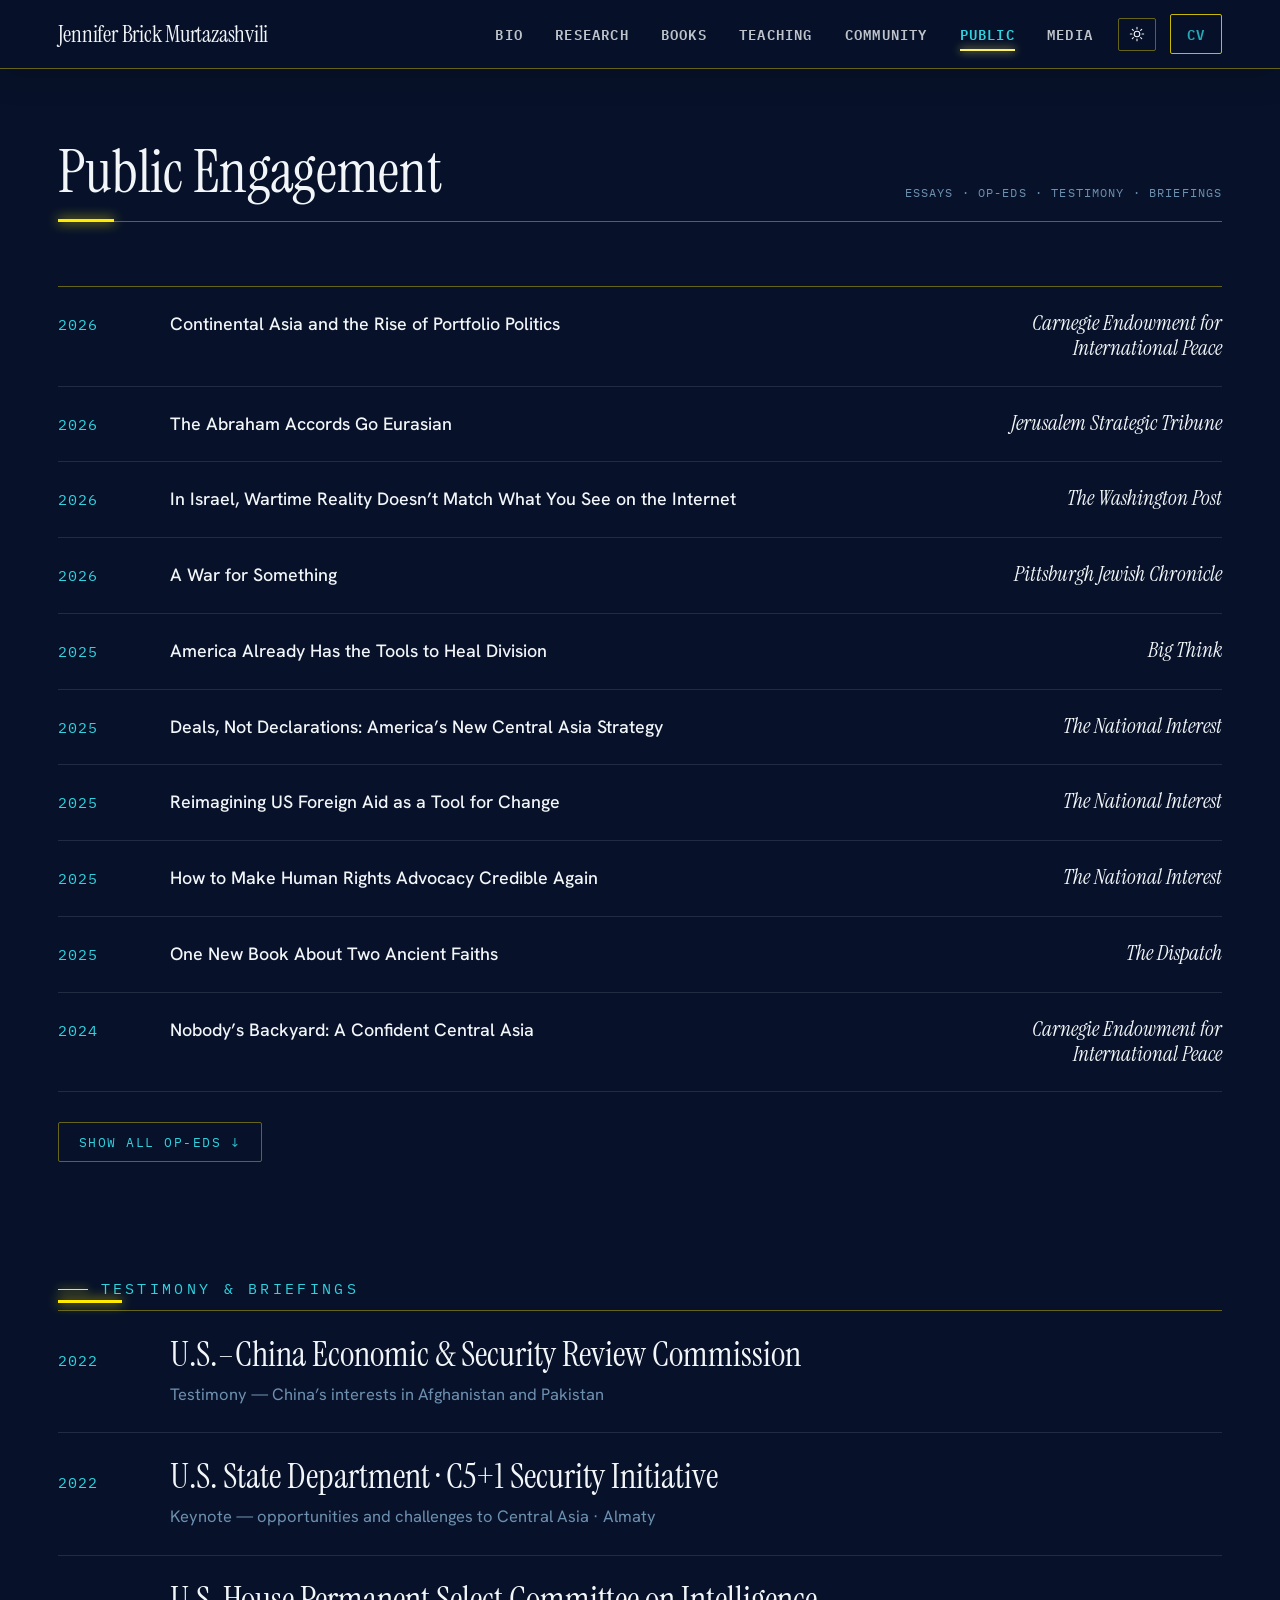
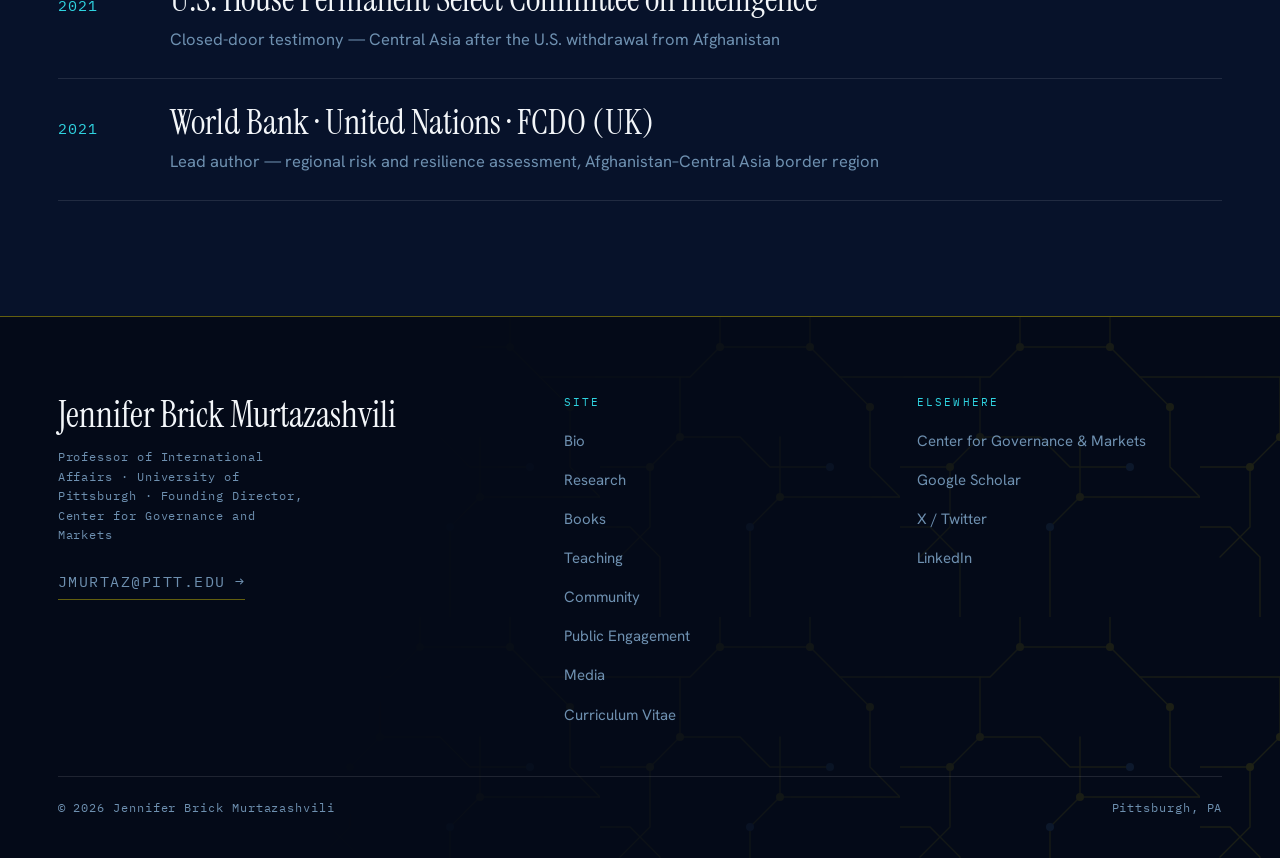
<file: public.html>
<!doctype html>
<html lang="en">
<head>
<meta charset="utf-8">
<script>(function(){try{var t=localStorage.getItem('jbm-theme');if(t==='light'||t==='dark')document.documentElement.setAttribute('data-theme',t);}catch(e){}})();</script>
<meta name="viewport" content="width=device-width, initial-scale=1">
<title>Public Engagement — Jennifer Brick Murtazashvili</title>
<link rel="preconnect" href="https://fonts.googleapis.com">
<link rel="preconnect" href="https://fonts.gstatic.com" crossorigin>
<link href="https://fonts.googleapis.com/css2?family=Instrument+Serif:ital@0;1&family=Hanken+Grotesk:wght@400;500;600;700&family=IBM+Plex+Mono:ital,wght@0,400;0,500;0,600;1,400&display=swap" rel="stylesheet">
<link rel="stylesheet" href="styles.css">
</head>
<body>

<header class="site-head solid">
  <a class="brand" href="index.html">Jennifer Brick Murtazashvili</a>
  <nav class="nav">
    <span class="nav-core" style="display:contents">
      <a href="bio.html">Bio</a>
      <a href="projects.html">Research</a>
      <a href="books.html">Books</a>
    </span>
    <span class="nav-extra" style="display:contents">
      <a href="teaching.html">Teaching</a>
      <a href="community.html">Community</a>
      <a href="public.html" aria-current="page">Public</a>
      <a href="media.html">Media</a>
    </span>
    <button class="theme-toggle" id="themeToggle" type="button" aria-label="Toggle light or dark theme">
      <svg class="ic-sun" viewBox="0 0 24 24" fill="none" stroke="currentColor" stroke-width="1.6" stroke-linecap="round"><circle cx="12" cy="12" r="4.2"></circle><path d="M12 2v2.4M12 19.6V22M2 12h2.4M19.6 12H22M4.9 4.9l1.7 1.7M17.4 17.4l1.7 1.7M19.1 4.9l-1.7 1.7M6.6 17.4l-1.7 1.7"></path></svg>
      <svg class="ic-moon" viewBox="0 0 24 24" fill="none" stroke="currentColor" stroke-width="1.6" stroke-linecap="round" stroke-linejoin="round"><path d="M20 14.5A8 8 0 1 1 9.5 4a6.2 6.2 0 0 0 10.5 10.5z"></path></svg>
    </button>
    <a class="nav-cv" href="assets/JBM-CV-2026.pdf" target="_blank" rel="noopener">CV</a>
  </nav>
</header>

<section class="page-open wrap" data-screen-label="Public Engagement">
  <div class="po-row">
    <h1>Public Engagement</h1>
    <span class="po-meta">Essays · Op-eds · Testimony · Briefings</span>
  </div>
</section>

<section class="pad-y" style="padding-top:clamp(40px,5vw,64px);">
  <div class="wrap">
    <ul class="wlist">
      <li class="witem fade-up"><span class="meta wdate">2026</span><a class="wtitle" href="https://carnegieendowment.org/research/2026/05/continental-asia-and-the-rise-of-portfolio-politics" target="_blank" rel="noopener">Continental Asia and the Rise of Portfolio Politics</a><span class="wpub">Carnegie Endowment for International Peace</span></li>
      <li class="witem fade-up"><span class="meta wdate">2026</span><a class="wtitle" href="https://jstribune.com/the-abraham-accords-go-eurasian/" target="_blank" rel="noopener">The Abraham Accords Go Eurasian</a><span class="wpub">Jerusalem Strategic Tribune</span></li>
      <li class="witem fade-up"><span class="meta wdate">2026</span><span class="wtitle">In Israel, Wartime Reality Doesn’t Match What You See on the Internet</span><span class="wpub">The Washington Post</span></li>
      <li class="witem fade-up"><span class="meta wdate">2026</span><span class="wtitle">A War for Something</span><span class="wpub">Pittsburgh Jewish Chronicle</span></li>
      <li class="witem fade-up"><span class="meta wdate">2025</span><a class="wtitle" href="https://bigthink.com/the-well/how-america-can-heal-division/" target="_blank" rel="noopener">America Already Has the Tools to Heal Division</a><span class="wpub">Big Think</span></li>
      <li class="witem fade-up"><span class="meta wdate">2025</span><a class="wtitle" href="https://nationalinterest.org/feature/deals-not-declarations-americas-new-central-asia-strategy" target="_blank" rel="noopener">Deals, Not Declarations: America’s New Central Asia Strategy</a><span class="wpub">The National Interest</span></li>
      <li class="witem fade-up"><span class="meta wdate">2025</span><a class="wtitle" href="https://nationalinterest.org/feature/reimagining-us-foreign-aid-as-a-tool-for-change" target="_blank" rel="noopener">Reimagining US Foreign Aid as a Tool for Change</a><span class="wpub">The National Interest</span></li>
      <li class="witem fade-up"><span class="meta wdate">2025</span><a class="wtitle" href="https://nationalinterest.org/feature/how-to-make-human-rights-advocacy-credible-again" target="_blank" rel="noopener">How to Make Human Rights Advocacy Credible Again</a><span class="wpub">The National Interest</span></li>
      <li class="witem fade-up"><span class="meta wdate">2025</span><span class="wtitle">One New Book About Two Ancient Faiths</span><span class="wpub">The Dispatch</span></li>
      <li class="witem fade-up"><span class="meta wdate">2024</span><span class="wtitle">Nobody’s Backyard: A Confident Central Asia</span><span class="wpub">Carnegie Endowment for International Peace</span></li>
      <li class="witem wx"><span class="meta wdate">2024</span><span class="wtitle">How Hope for Unity Can Erode After Tragedy</span><span class="wpub">The Dispatch</span></li>
      <li class="witem wx"><span class="meta wdate">2024</span><a class="wtitle" href="https://reason.com/2024/03/24/neighbors-not-planners-are-fixing-struggling-cities/" target="_blank" rel="noopener">Central Planners Can’t Fix Iraq — or Detroit</a><span class="wpub">Reason</span></li>
      <li class="witem wx"><span class="meta wdate">2024</span><a class="wtitle" href="https://www.tabletmag.com/sections/community/articles/two-friends-muslim-jewish-answer-campus-conflict-compassion" target="_blank" rel="noopener">Two Friends — One Jewish, One Muslim — Have an Answer to Campus Conflict</a><span class="wpub">Tablet</span></li>
      <li class="witem wx"><span class="meta wdate">2023</span><a class="wtitle" href="https://thediplomat.com/2023/09/the-taliban-and-central-asia/" target="_blank" rel="noopener">The Taliban and Central Asia</a><span class="wpub">The Diplomat</span></li>
      <li class="witem wx"><span class="meta wdate">2023</span><span class="wtitle">Kazakhstan’s Tokayev Is Playing With Fire at Home — and With Russia</span><span class="wpub">World Politics Review</span></li>
      <li class="witem wx"><span class="meta wdate">2022</span><span class="wtitle">Do No Harm: America Must Put Afghans First</span><span class="wpub">The National Interest</span></li>
      <li class="witem wx"><span class="meta wdate">2022</span><span class="wtitle">Drowning Democracy</span><span class="wpub">Journal of Democracy</span></li>
      <li class="witem wx"><span class="meta wdate">2022</span><span class="wtitle">What Are the Implications of Uzbekistan’s Rapprochement With the Taliban?</span><span class="wpub">The Diplomat</span></li>
      <li class="witem wx"><span class="meta wdate">2022</span><span class="wtitle">Where Russia’s Afghanistan Policy Went Wrong</span><span class="wpub">The National Interest</span></li>
      <li class="witem wx"><span class="meta wdate">2022</span><span class="wtitle">Toward a Global Revolution of Dignity</span><span class="wpub">The National Interest</span></li>
      <li class="witem wx"><span class="meta wdate">2022</span><a class="wtitle" href="https://foreignpolicy.com/2022/07/06/uzbekistan-protests-violence-karakalpakstan-nukus-constitution/" target="_blank" rel="noopener">Uzbekistan’s Unrest, Explained</a><span class="wpub">Foreign Policy</span></li>
      <li class="witem wx"><span class="meta wdate">2022</span><a class="wtitle" href="https://www.foreignaffairs.com/articles/ukraine/2022-06-28/source-ukraines-resilience" target="_blank" rel="noopener">The Source of Ukraine’s Resilience</a><span class="wpub">Foreign Affairs</span></li>
      <li class="witem wx"><span class="meta wdate">2022</span><span class="wtitle">Central Asian Countries Now Have Two Big Worries About Russia</span><span class="wpub">The Washington Post</span></li>
      <li class="witem wx"><span class="meta wdate">2022</span><span class="wtitle">The Precious, Fragile Gift of Freedom</span><span class="wpub">Pittsburgh Post-Gazette</span></li>
      <li class="witem wx"><span class="meta wdate">2022</span><span class="wtitle">Biden Continues to Bungle Afghanistan</span><span class="wpub">The National Interest</span></li>
      <li class="witem wx"><span class="meta wdate">2022</span><span class="wtitle">Afghanistan Collapse Was Not Inevitable</span><span class="wpub">Slate</span></li>
      <li class="witem wx"><span class="meta wdate">2021</span><span class="wtitle">Northern Afghanistan Once Kept Out the Taliban. Why Has It Fallen So Quickly This Time?</span><span class="wpub">The Washington Post</span></li>
    </ul>
    <div class="wmore-wrap"><button class="wmore" type="button" aria-expanded="false"><span class="wmore-label">Show all op-eds</span><span class="wmore-ic">↓</span></button></div>
  </div>
</section>

<section class="pad-y" style="padding-top:0;">
  <div class="wrap">
    <div class="sec-head" style="border:0; margin-bottom:8px; padding-bottom:0;">
      <span class="eyebrow">Testimony &amp; briefings</span>
      
    </div>
    <div class="tlist">
      <div class="titem fade-up">
        <span class="meta wdate">2022</span>
        <div class="t-body">
          <span class="t-org">U.S.–China Economic &amp; Security Review Commission</span>
          <p class="t-desc">Testimony — China’s interests in Afghanistan and Pakistan</p>
        </div>
      </div>
      <div class="titem fade-up">
        <span class="meta wdate">2022</span>
        <div class="t-body">
          <span class="t-org">U.S. State Department · C5+1 Security Initiative</span>
          <p class="t-desc">Keynote — opportunities and challenges to Central Asia · Almaty</p>
        </div>
      </div>
      <div class="titem fade-up">
        <span class="meta wdate">2021</span>
        <div class="t-body">
          <span class="t-org">U.S. House Permanent Select Committee on Intelligence</span>
          <p class="t-desc">Closed-door testimony — Central Asia after the U.S. withdrawal from Afghanistan</p>
        </div>
      </div>
      <div class="titem fade-up">
        <span class="meta wdate">2021</span>
        <div class="t-body">
          <span class="t-org">World Bank · United Nations · FCDO (UK)</span>
          <p class="t-desc">Lead author — regional risk and resilience assessment, Afghanistan–Central Asia border region</p>
        </div>
      </div>
    </div>
  </div>
</section>

<footer class="site-foot" style="margin-top:0;">
  <div class="gf"></div>
  <div class="wrap">
    <div class="foot-grid">
      <div class="foot-col">
        <p class="foot-name">Jennifer Brick Murtazashvili</p>
        <p class="meta" style="color:var(--soft); max-width:36ch; line-height:1.7;">Professor of International Affairs · University of Pittsburgh · Founding Director, Center for Governance and Markets</p>
        <div style="margin-top:22px;"><a class="alink" href="mailto:jmurtaz@pitt.edu">jmurtaz@pitt.edu <span>→</span></a></div>
      </div>
      <div class="foot-col">
        <h4>Site</h4>
        <ul>
          <li><a href="bio.html">Bio</a></li>
          <li><a href="projects.html">Research</a></li>
          <li><a href="books.html">Books</a></li>
          <li><a href="teaching.html">Teaching</a></li>
          <li><a href="community.html">Community</a></li>
          <li><a href="public.html">Public Engagement</a></li>
          <li><a href="media.html">Media</a></li>
          <li><a href="assets/JBM-CV-2026.pdf" target="_blank" rel="noopener">Curriculum Vitae</a></li>
        </ul>
      </div>
      <div class="foot-col">
        <h4>Elsewhere</h4>
        <ul>
          <li><a href="https://www.cgm.pitt.edu/" target="_blank" rel="noopener">Center for Governance &amp; Markets</a></li>
          <li><a href="https://scholar.google.com/citations?user=7pL5rRAAAAAJ&hl=en&oi=ao" target="_blank" rel="noopener">Google Scholar</a></li>
          <li><a href="https://x.com/jmurtazashvili" target="_blank" rel="noopener">X / Twitter</a></li>
          <li><a href="https://www.linkedin.com/in/jmurtazashvili/" target="_blank" rel="noopener">LinkedIn</a></li>
        </ul>
      </div>
    </div>
    <div class="foot-bottom">
      <span class="meta">© 2026 Jennifer Brick Murtazashvili</span>
      <span class="meta">Pittsburgh, PA</span>
    </div>
  </div>
</footer>

<style>
.wlist{ list-style:none; margin:0; padding:0; border-top:1px solid var(--line-cop); }
.witem{ display:grid; grid-template-columns:84px 1fr 260px; gap:28px; align-items:baseline; padding:24px 0; border-bottom:1px solid var(--line); transition:padding-left .25s; }
.witem:hover{ padding-left:12px; }
.wdate{ text-transform:uppercase; letter-spacing:.08em; font-size:15px; color:var(--leaf-br); }
.wtitle{ font-family:var(--sans); font-size:clamp(15px,1.4vw,18px); font-weight:500; text-decoration:none; color:var(--bone); line-height:1.32; transition:color .2s; }
.wtitle:hover{ color:var(--leaf-br); }
.wpub{ text-align:right; font-family:var(--serif); font-style:italic; font-size:clamp(17px,1.7vw,21px); line-height:1.2; color:var(--bone); }
@media (max-width:760px){ .witem{ grid-template-columns:1fr; gap:6px; } .wpub{ text-align:left; } }

.tlist{ border-top:1px solid var(--line-cop); }
.titem{ display:grid; grid-template-columns:84px 1fr; gap:28px; align-items:baseline; padding:26px 0; border-bottom:1px solid var(--line); transition:padding-left .25s; }
.titem:hover{ padding-left:12px; }
.t-org{ display:block; font-family:var(--serif); font-size:clamp(24px,2.7vw,36px); font-weight:500; line-height:1.06; color:var(--bone); }
.t-desc{ margin:9px 0 0; font-size:16.5px; color:var(--soft); line-height:1.45; }
@media (max-width:760px){ .titem{ grid-template-columns:1fr; gap:8px; } }
.wx{ display:none; }
.wlist.show .wx{ display:grid; }
.wmore-wrap{ margin-top:30px; }
.wmore{ font-family:var(--mono); font-size:12.5px; letter-spacing:.12em; text-transform:uppercase; color:var(--leaf-br); background:none; border:1px solid var(--line-cop); padding:11px 20px; border-radius:2px; cursor:pointer; display:inline-flex; align-items:center; gap:10px; transition:background .2s; }
.wmore:hover{ background:var(--panel); }
.wmore-ic{ transition:transform .2s; }
.wmore.open .wmore-ic{ transform:rotate(180deg); }
</style>

<script>
(function(){
  var els=document.querySelectorAll('.fade-up');
  if(!('IntersectionObserver' in window)){ els.forEach(function(el){el.classList.add('in');}); return; }
  var io=new IntersectionObserver(function(es){ es.forEach(function(e){ if(e.isIntersecting){ e.target.classList.add('in'); io.unobserve(e.target);} }); },{threshold:0.1, rootMargin:'0px 0px -6% 0px'});
  els.forEach(function(el){ io.observe(el); });
  setTimeout(function(){ els.forEach(function(el){ el.classList.add('in'); }); }, 2600);
})();
</script>
<script>
(function(){var b=document.querySelector('.wmore'); if(!b) return; b.addEventListener('click',function(){var l=document.querySelector('.wlist'); var open=l.classList.toggle('show'); b.classList.toggle('open',open); b.setAttribute('aria-expanded',open); b.querySelector('.wmore-label').textContent=open?'Show fewer':'Show all op-eds';});})();
</script>
<script src="theme.js"></script>

<!-- Default Statcounter code for personal site
http://www.murtazashvili.org -->
<script type="text/javascript">
var sc_project=12800171; 
var sc_invisible=1; 
var sc_security="c7e400dd"; 
</script>
<script type="text/javascript"
src="https://www.statcounter.com/counter/counter.js"
async></script>
<noscript><div class="statcounter"><a title="Web Analytics"
href="https://statcounter.com/" target="_blank"><img
class="statcounter"
src="https://c.statcounter.com/12800171/0/c7e400dd/1/"
alt="Web Analytics"
referrerPolicy="no-referrer-when-downgrade"></a></div></noscript>
<!-- End of Statcounter Code -->
</body>
</html>
</file>
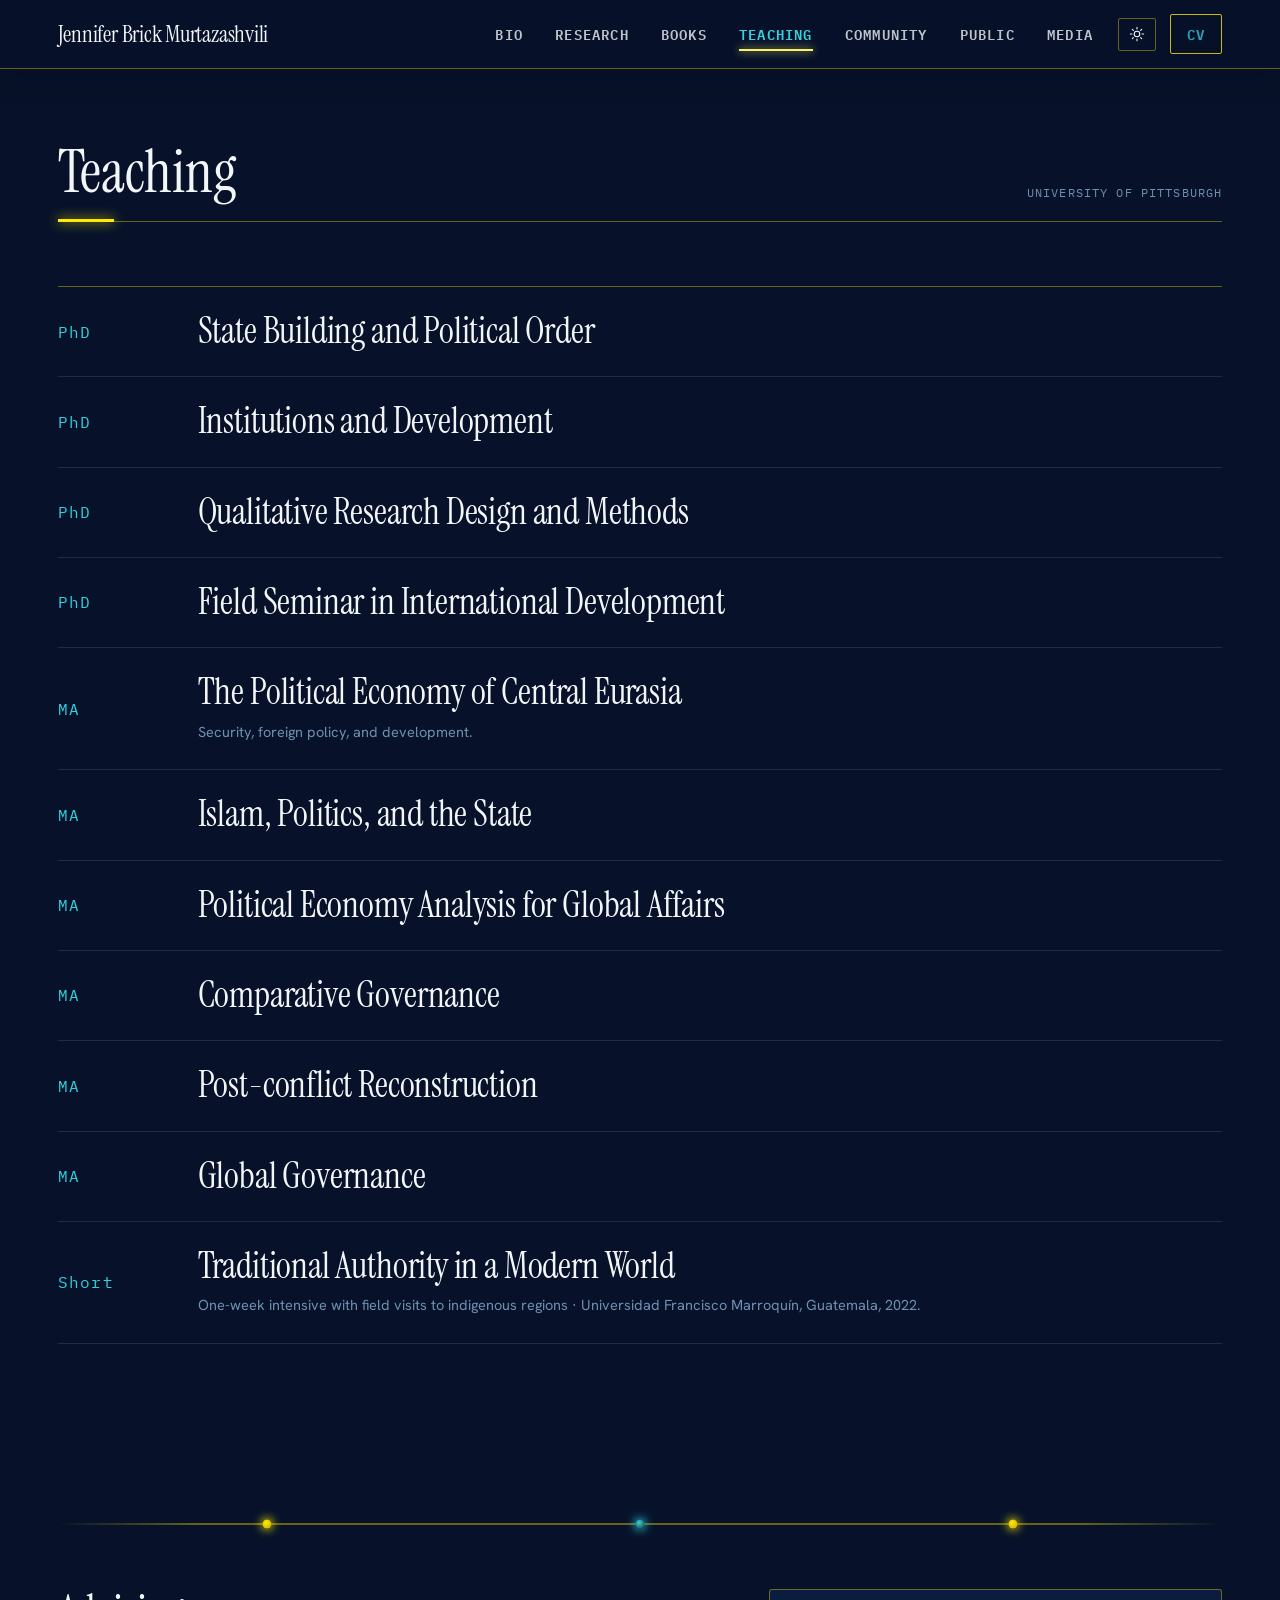
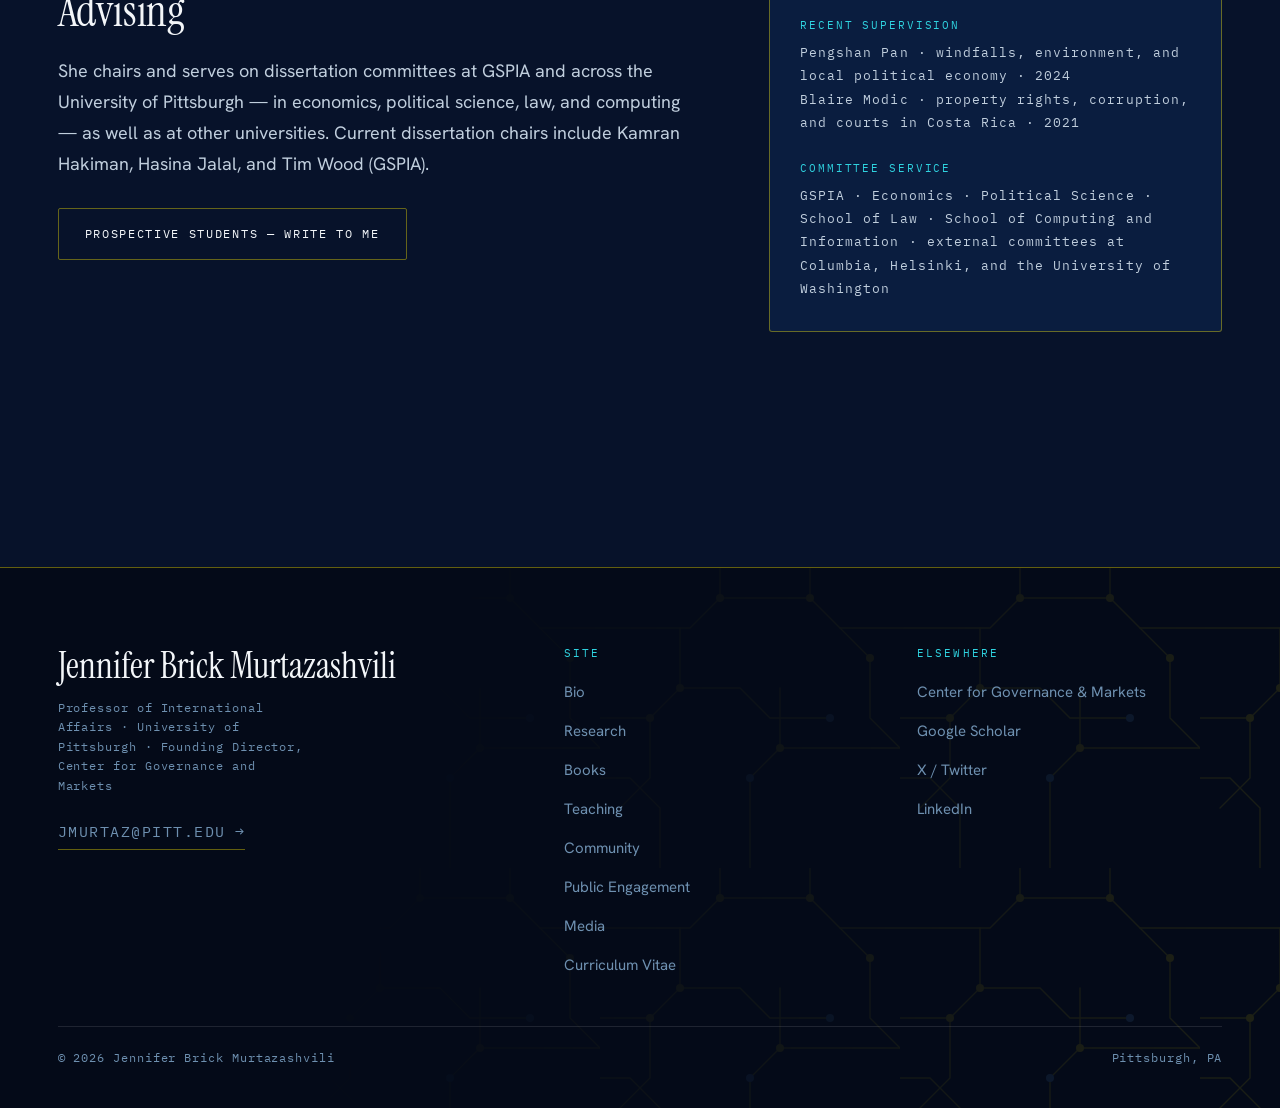
<file: teaching.html>
<!doctype html>
<html lang="en">
<head>
<meta charset="utf-8">
<script>(function(){try{var t=localStorage.getItem('jbm-theme');if(t==='light'||t==='dark')document.documentElement.setAttribute('data-theme',t);}catch(e){}})();</script>
<meta name="viewport" content="width=device-width, initial-scale=1">
<title>Teaching — Jennifer Brick Murtazashvili</title>
<link rel="preconnect" href="https://fonts.googleapis.com">
<link rel="preconnect" href="https://fonts.gstatic.com" crossorigin>
<link href="https://fonts.googleapis.com/css2?family=Instrument+Serif:ital@0;1&family=Hanken+Grotesk:wght@400;500;600;700&family=IBM+Plex+Mono:ital,wght@0,400;0,500;0,600;1,400&display=swap" rel="stylesheet">
<link rel="stylesheet" href="styles.css">
</head>
<body>

<header class="site-head solid">
  <a class="brand" href="index.html">Jennifer Brick Murtazashvili</a>
  <nav class="nav">
    <span class="nav-core" style="display:contents">
      <a href="bio.html">Bio</a>
      <a href="projects.html">Research</a>
      <a href="books.html">Books</a>
    </span>
    <span class="nav-extra" style="display:contents">
      <a href="teaching.html" aria-current="page">Teaching</a>
      <a href="community.html">Community</a>
      <a href="public.html">Public</a>
      <a href="media.html">Media</a>
    </span>
    <button class="theme-toggle" id="themeToggle" type="button" aria-label="Toggle light or dark theme">
      <svg class="ic-sun" viewBox="0 0 24 24" fill="none" stroke="currentColor" stroke-width="1.6" stroke-linecap="round"><circle cx="12" cy="12" r="4.2"></circle><path d="M12 2v2.4M12 19.6V22M2 12h2.4M19.6 12H22M4.9 4.9l1.7 1.7M17.4 17.4l1.7 1.7M19.1 4.9l-1.7 1.7M6.6 17.4l-1.7 1.7"></path></svg>
      <svg class="ic-moon" viewBox="0 0 24 24" fill="none" stroke="currentColor" stroke-width="1.6" stroke-linecap="round" stroke-linejoin="round"><path d="M20 14.5A8 8 0 1 1 9.5 4a6.2 6.2 0 0 0 10.5 10.5z"></path></svg>
    </button>
    <a class="nav-cv" href="assets/JBM-CV-2026.pdf" target="_blank" rel="noopener">CV</a>
  </nav>
</header>

<section class="page-open wrap" data-screen-label="Teaching">
  <div class="po-row">
    <h1>Teaching</h1>
    <span class="po-meta">University of Pittsburgh</span>
  </div>
</section>

<section class="pad-y" style="padding-top:clamp(40px,5vw,64px);">
  <div class="wrap">

    <div class="course fade-up"><span class="course-code">PhD</span><div><h3 class="course-title">State Building and Political Order</h3></div></div>
    <div class="course fade-up"><span class="course-code">PhD</span><div><h3 class="course-title">Institutions and Development</h3></div></div>
    <div class="course fade-up"><span class="course-code">PhD</span><div><h3 class="course-title">Qualitative Research Design and Methods</h3></div></div>
    <div class="course fade-up"><span class="course-code">PhD</span><div><h3 class="course-title">Field Seminar in International Development</h3></div></div>
    <div class="course fade-up"><span class="course-code">MA</span><div><h3 class="course-title">The Political Economy of Central Eurasia</h3><p class="course-desc">Security, foreign policy, and development.</p></div></div>
    <div class="course fade-up"><span class="course-code">MA</span><div><h3 class="course-title">Islam, Politics, and the State</h3></div></div>
    <div class="course fade-up"><span class="course-code">MA</span><div><h3 class="course-title">Political Economy Analysis for Global Affairs</h3></div></div>
    <div class="course fade-up"><span class="course-code">MA</span><div><h3 class="course-title">Comparative Governance</h3></div></div>
    <div class="course fade-up"><span class="course-code">MA</span><div><h3 class="course-title">Post-conflict Reconstruction</h3></div></div>
    <div class="course fade-up"><span class="course-code">MA</span><div><h3 class="course-title">Global Governance</h3></div></div>
    <div class="course fade-up"><span class="course-code">Short</span><div><h3 class="course-title">Traditional Authority in a Modern World</h3><p class="course-desc">One-week intensive with field visits to indigenous regions · Universidad Francisco Marroquín, Guatemala, 2022.</p></div></div>
  </div>
</section>

<div class="wrap" style="margin-block:clamp(36px,5vw,72px);"><div class="circuit-rule"><i></i><i></i><i></i></div></div>

<section class="pad-y" style="padding-top:0;">
  <div class="wrap adv-grid">
    <div>
      <h2 style="font-size:clamp(28px,3.4vw,46px);">Advising</h2>
      <div class="prose" style="margin-top:22px;">
        <p>She chairs and serves on dissertation committees at GSPIA and across the University of Pittsburgh — in economics, political science, law, and computing — as well as at other universities. Current dissertation chairs include Kamran Hakiman, Hasina Jalal, and Tim Wood (GSPIA).</p>
      </div>
      <div style="margin-top:28px;"><a class="btn btn-line" href="mailto:jmurtaz@pitt.edu">Prospective students — write to me</a></div>
    </div>
    <div class="adv-note">
      <h4>Recent supervision</h4>
      <p class="meta" style="font-size:13px; line-height:1.8; color:var(--bone-2);">Pengshan Pan · windfalls, environment, and local political economy · 2024<br>Blaire Modic · property rights, corruption, and courts in Costa Rica · 2021</p>
      <h4 style="margin-top:28px;">Committee service</h4>
      <p class="meta" style="font-size:13px; line-height:1.8; color:var(--bone-2);">GSPIA · Economics · Political Science · School of Law · School of Computing and Information · external committees at Columbia, Helsinki, and the University of Washington</p>
    </div>
  </div>
</section>

<footer class="site-foot">
  <div class="gf"></div>
  <div class="wrap">
    <div class="foot-grid">
      <div class="foot-col">
        <p class="foot-name">Jennifer Brick Murtazashvili</p>
        <p class="meta" style="color:var(--soft); max-width:36ch; line-height:1.7;">Professor of International Affairs · University of Pittsburgh · Founding Director, Center for Governance and Markets</p>
        <div style="margin-top:22px;"><a class="alink" href="mailto:jmurtaz@pitt.edu">jmurtaz@pitt.edu <span>→</span></a></div>
      </div>
      <div class="foot-col">
        <h4>Site</h4>
        <ul>
          <li><a href="bio.html">Bio</a></li>
          <li><a href="projects.html">Research</a></li>
          <li><a href="books.html">Books</a></li>
          <li><a href="teaching.html">Teaching</a></li>
          <li><a href="community.html">Community</a></li>
          <li><a href="public.html">Public Engagement</a></li>
          <li><a href="media.html">Media</a></li>
          <li><a href="assets/JBM-CV-2026.pdf" target="_blank" rel="noopener">Curriculum Vitae</a></li>
        </ul>
      </div>
      <div class="foot-col">
        <h4>Elsewhere</h4>
        <ul>
          <li><a href="https://www.cgm.pitt.edu/" target="_blank" rel="noopener">Center for Governance &amp; Markets</a></li>
          <li><a href="https://scholar.google.com/citations?user=7pL5rRAAAAAJ&hl=en&oi=ao" target="_blank" rel="noopener">Google Scholar</a></li>
          <li><a href="https://x.com/jmurtazashvili" target="_blank" rel="noopener">X / Twitter</a></li>
          <li><a href="https://www.linkedin.com/in/jmurtazashvili/" target="_blank" rel="noopener">LinkedIn</a></li>
        </ul>
      </div>
    </div>
    <div class="foot-bottom">
      <span class="meta">© 2026 Jennifer Brick Murtazashvili</span>
      <span class="meta">Pittsburgh, PA</span>
    </div>
  </div>
</footer>

<style>
.course{ display:grid; grid-template-columns:110px 1fr; gap:30px; align-items:center; padding:26px 0; border-bottom:1px solid var(--line); transition:padding-left .25s, background .25s; }
.course:first-of-type{ border-top:1px solid var(--line-cop); }
.course:hover{ padding-left:12px; background:linear-gradient(90deg, rgba(201,126,78,.06), transparent 60%); }
.course-code{ font-family:var(--mono); font-size:16px; letter-spacing:.08em; color:var(--leaf-br); }
.course-title{ font-size:clamp(23px,2.8vw,36px); font-weight:500; }
.course-desc{ margin:8px 0 0; font-size:14.5px; color:var(--soft); }
.course .tag{ justify-self:end; }
@media (max-width:760px){ .course{ grid-template-columns:1fr; gap:8px; } .course .tag{ justify-self:start; } }

.adv-grid{ display:grid; grid-template-columns:1.4fr 1fr; gap:clamp(36px,6vw,90px); align-items:start; }
.adv-note{ border:1px solid var(--line-cop); border-radius:3px; padding:30px; background:var(--panel); }
.adv-note h4{ font-family:var(--mono); font-size:10.5px; font-weight:400; letter-spacing:.18em; text-transform:uppercase; color:var(--leaf-br); margin:0 0 10px; }
.adv-note p{ margin:0; }
@media (max-width:820px){ .adv-grid{ grid-template-columns:1fr; } }
</style>

<script>
(function(){
  var els=document.querySelectorAll('.fade-up');
  if(!('IntersectionObserver' in window)){ els.forEach(function(el){el.classList.add('in');}); return; }
  var io=new IntersectionObserver(function(es){ es.forEach(function(e){ if(e.isIntersecting){ e.target.classList.add('in'); io.unobserve(e.target);} }); },{threshold:0.1, rootMargin:'0px 0px -6% 0px'});
  els.forEach(function(el){ io.observe(el); });
  setTimeout(function(){ els.forEach(function(el){ el.classList.add('in'); }); }, 2600);
})();
</script>
<script src="theme.js"></script>

<!-- Default Statcounter code for personal site
http://www.murtazashvili.org -->
<script type="text/javascript">
var sc_project=12800171; 
var sc_invisible=1; 
var sc_security="c7e400dd"; 
</script>
<script type="text/javascript"
src="https://www.statcounter.com/counter/counter.js"
async></script>
<noscript><div class="statcounter"><a title="Web Analytics"
href="https://statcounter.com/" target="_blank"><img
class="statcounter"
src="https://c.statcounter.com/12800171/0/c7e400dd/1/"
alt="Web Analytics"
referrerPolicy="no-referrer-when-downgrade"></a></div></noscript>
<!-- End of Statcounter Code -->
</body>
</html>
</file>
<file: styles.css>
/* =========================================================================
   JBM — "Rooted Circuit" edition · light + dark
   Instrument Serif display · Hanken Grotesk body · IBM Plex Mono labels
   Charcoal + copper + leaf · circuit-trace motif
   ========================================================================= */

:root{
  --bg:        #07122A;
  --bg-2:      #040A18;
  --panel:     #0A1D3F;
  --panel-2:   #102A52;

  --copper:    #FFEA00;
  --copper-br: #FFF26B;
  --copper-dp: #C9A30A;
  --leaf:      #00A7B5;
  --leaf-br:   #2FD3E0;
  --glow:      #FFEA00;

  --bone:      #F3F6F9;
  --bone-2:    #C0CEDD;
  --soft:      #6E90B0;
  --mut:       #46617C;

  --line:      rgba(243,246,249,.11);
  --line-2:    rgba(243,246,249,.06);
  --line-cop:  rgba(255,234,0,.38);
  --head-bg:   rgba(7,18,42,.82);

  --serif: "Instrument Serif", "Hoefler Text", Georgia, serif;
  --sans:  "Hanken Grotesk", "Helvetica Neue", sans-serif;
  --mono:  "IBM Plex Mono", ui-monospace, monospace;

  --gutter: clamp(20px, 4.5vw, 76px);
  --maxw: 1340px;
}

/* ---- LIGHT THEME ---- */
[data-theme="light"]{
  --bg:        #F3F6F9;
  --bg-2:      #E4EAF1;
  --panel:     #EAEFF5;
  --panel-2:   #DCE4ED;
  --copper:    #A98A00;
  --copper-br: #876E00;
  --copper-dp: #6B5700;
  --leaf:      #007E8A;
  --leaf-br:   #00626C;
  --glow:      #A98A00;
  --bone:      #07122A;
  --bone-2:    #2C3D55;
  --soft:      #4A7499;
  --mut:       #7E93AC;
  --line:      rgba(7,18,42,.15);
  --line-2:    rgba(7,18,42,.07);
  --line-cop:  rgba(169,138,0,.42);
  --head-bg:   rgba(243,246,249,.86);
}

*{ box-sizing:border-box; }
html{ -webkit-text-size-adjust:100%; scroll-behavior:smooth; }
body{
  margin:0; background:var(--bg); color:var(--bone);
  font-family:var(--sans); font-size:17px; line-height:1.65; font-weight:400;
  -webkit-font-smoothing:antialiased; text-rendering:optimizeLegibility;
  transition:background-color .4s ease, color .4s ease;
}
img{ max-width:100%; display:block; }
a{ color:inherit; }
::selection{ background:var(--leaf); color:var(--bone); }

.t-leaf{ color:var(--leaf-br); font-style:italic; }

/* ------------------------------------------------------------------ TYPE */
h1,h2,h3,h4{ font-family:var(--serif); font-weight:400; line-height:1.04; letter-spacing:-0.005em; margin:0; }

.display{ font-family:var(--serif); font-weight:400; font-size:clamp(54px, 9vw, 144px); line-height:.92; letter-spacing:-.018em; }
.display em, .accent-i{ font-style:italic; font-weight:400; color:var(--leaf-br); }

.eyebrow{
  font-family:var(--mono); font-size:15px; font-weight:400;
  letter-spacing:.22em; text-transform:uppercase; color:var(--leaf-br);
  display:inline-flex; align-items:center; gap:13px;
}
.eyebrow::before{ content:""; width:30px; height:1px; background:var(--copper); box-shadow:0 0 8px var(--copper); }
.eyebrow.bare::before{ display:none; }
.eyebrow .leaf-dot{ width:6px; height:6px; border-radius:50%; background:radial-gradient(circle at 40% 35%, var(--leaf-br), #1d3a2c); box-shadow:0 0 8px var(--leaf-br); display:inline-block; }

.meta{ font-family:var(--mono); font-size:11.5px; letter-spacing:.08em; color:var(--soft); }
.idx{ font-family:var(--mono); font-size:12.5px; letter-spacing:.1em; color:var(--leaf-br); }

.prose{ max-width:64ch; }
.prose p{ margin:0 0 1.2em; color:var(--bone-2); font-size:18px; line-height:1.72; }
.prose em{ color:var(--bone); font-style:italic; }
.prose a{ color:var(--leaf-br); text-decoration:none; box-shadow:inset 0 -1px 0 var(--line-cop); transition:box-shadow .2s; }
.prose a:hover{ box-shadow:inset 0 -2px 0 var(--copper-br); }
.prose .lead{ font-size:22px; color:var(--bone); line-height:1.55; }

/* ------------------------------------------------------------- STRUCTURE */
.wrap{ max-width:var(--maxw); margin:0 auto; padding-inline:var(--gutter); position:relative; }
.pad-y{ padding-block:clamp(64px,9vw,128px); }

.sec-head{
  display:flex; align-items:flex-end; justify-content:space-between; gap:24px;
  padding-bottom:18px; margin-bottom:48px; position:relative;
  border-bottom:1px solid var(--line-cop);
}
.sec-head::after{ content:""; position:absolute; left:0; bottom:-1px; width:64px; height:3px; background:var(--copper); box-shadow:0 0 12px var(--copper); }
.sec-head h2{ font-size:clamp(36px,5vw,62px); }

/* --------------------------------------------------- CIRCUIT-RULE DIVIDER */
.circuit-rule{ position:relative; height:2px; margin:0; background:linear-gradient(90deg, transparent, var(--line-cop) 12%, var(--line-cop) 88%, transparent); }
.circuit-rule i{ position:absolute; top:50%; width:9px; height:9px; border-radius:50%; translate:-50% -50%;
  background:radial-gradient(circle at 40% 35%, var(--glow), var(--copper-dp)); box-shadow:0 0 10px 1px var(--glow); }
.circuit-rule i:nth-child(1){ left:18%; } .circuit-rule i:nth-child(2){ left:50%; } .circuit-rule i:nth-child(3){ left:82%; }
.circuit-rule i:nth-child(2){ background:radial-gradient(circle at 40% 35%, var(--leaf-br), #1d3a2c); box-shadow:0 0 10px 1px var(--leaf-br); }
@media (prefers-reduced-motion: no-preference){ .circuit-rule i{ animation:nodePulse 3.2s ease-in-out infinite; } .circuit-rule i:nth-child(2){ animation-delay:.6s; } .circuit-rule i:nth-child(3){ animation-delay:1.2s; } }
@keyframes nodePulse{ 0%,100%{ box-shadow:0 0 8px 1px var(--glow); opacity:.85; } 50%{ box-shadow:0 0 16px 3px var(--glow); opacity:1; } }

/* --------------------------------------------------------------- HEADER */
.site-head{
  position:fixed; top:0; left:0; right:0; z-index:60;
  display:flex; align-items:center; justify-content:space-between; gap:24px;
  padding:20px var(--gutter); color:var(--bone);
  transition:background .35s ease, padding .35s ease, box-shadow .35s ease, backdrop-filter .35s;
}
.site-head::before{
  content:""; position:absolute; inset:0; z-index:-1; pointer-events:none;
  background:linear-gradient(180deg, rgba(4,10,24,.78) 0%, rgba(4,10,24,.45) 55%, transparent 100%);
  transition:opacity .35s ease;
}
.site-head.solid::before{ opacity:0; }
.site-head.solid{
  background:var(--head-bg); -webkit-backdrop-filter:blur(14px); backdrop-filter:blur(14px);
  box-shadow:0 1px 0 var(--line-cop), 0 8px 30px rgba(0,0,0,.22);
  padding-top:14px; padding-bottom:14px;
}
.brand{ font-family:var(--serif); font-weight:400; font-size:23px; letter-spacing:-.01em; text-decoration:none; color:inherit; white-space:nowrap; line-height:1; }
.brand i{ font-style:italic; font-weight:400; color:var(--leaf-br); }

.nav{ display:flex; align-items:center; gap:clamp(2px,1vw,6px); }
.theme-toggle{ background:transparent; border:1px solid var(--line-cop); color:inherit; width:38px; height:33px; border-radius:2px;
  display:inline-flex; align-items:center; justify-content:center; cursor:pointer; margin-left:6px; padding:0; transition:border-color .2s, color .2s; }
.theme-toggle:hover{ border-color:var(--leaf-br); color:var(--leaf-br); }
.theme-toggle svg{ width:16px; height:16px; display:block; }
.theme-toggle .ic-moon{ display:none; }
[data-theme="light"] .theme-toggle .ic-sun{ display:none; }
[data-theme="light"] .theme-toggle .ic-moon{ display:block; }
.nav a{
  font-family:var(--mono); font-size:13.5px; font-weight:600; letter-spacing:.09em; text-transform:uppercase;
  text-decoration:none; color:inherit; padding:9px 13px; position:relative; opacity:.78;
  transition:opacity .15s, color .15s;
}
.nav a::after{ content:""; position:absolute; left:13px; right:13px; bottom:3px; height:2px;
  background:var(--copper-br); box-shadow:0 0 8px var(--copper-br); transform:scaleX(0); transform-origin:left; transition:transform .24s; }
.nav a:hover{ opacity:1; }
.nav a:hover::after, .nav a[aria-current="page"]::after{ transform:scaleX(1); }
.nav a[aria-current="page"]{ opacity:1; color:var(--leaf-br); }
.nav a.nav-cv{ border:1px solid var(--copper); color:var(--leaf-br); padding:8px 16px; margin-left:8px; border-radius:2px; }
.nav a.nav-cv::after{ display:none; }
.nav a.nav-cv:hover{ background:var(--copper); color:var(--bg-2); box-shadow:0 0 18px rgba(201,126,78,.5); }

/* --------------------------------------------------------------- BUTTONS */
.btn{
  font-family:var(--mono); font-size:12px; font-weight:400; letter-spacing:.14em; text-transform:uppercase;
  text-decoration:none; display:inline-flex; align-items:center; gap:11px; padding:15px 26px;
  color:var(--bg-2); background:var(--copper); border:1px solid var(--copper); border-radius:2px;
  transition:gap .2s, background .2s, box-shadow .2s, color .2s;
}
.btn:hover{ gap:16px; background:var(--copper-br); border-color:var(--leaf-br); box-shadow:0 0 26px rgba(232,168,106,.45); }
.btn-line{ background:transparent; color:var(--bone); border-color:var(--line-cop); }
.btn-line:hover{ background:transparent; color:var(--leaf-br); border-color:var(--leaf-br); box-shadow:0 0 22px rgba(201,126,78,.25); }

.alink{
  font-family:var(--mono); font-size:12px; font-weight:400; letter-spacing:.1em; text-transform:uppercase;
  text-decoration:none; color:var(--leaf-br); display:inline-flex; align-items:center; gap:9px;
  border-bottom:1px solid var(--line-cop); padding-bottom:4px; transition:gap .2s, border-color .2s;
}
.alink:hover{ gap:14px; border-color:var(--leaf-br); }

/* ------------------------------------------------------------------ TAGS */
.tag{
  font-family:var(--mono); font-size:10px; font-weight:400; letter-spacing:.13em; text-transform:uppercase;
  padding:6px 13px; border-radius:99px; white-space:nowrap; border:1px solid;
}
.tag.cop{ color:var(--leaf-br); border-color:var(--line-cop); background:rgba(201,126,78,.08); }
.tag.leaf{ color:var(--leaf-br); border-color:rgba(107,174,131,.4); background:rgba(63,110,82,.12); }
.tag.glow{ color:var(--leaf-br); border-color:rgba(242,178,92,.4); background:rgba(242,178,92,.08); }

/* --------------------------------------------------------- PLACEHOLDERS */
.ph{
  position:relative; overflow:hidden; background:var(--panel);
  background-image:repeating-linear-gradient(135deg, rgba(201,126,78,.06) 0 1px, transparent 1px 13px);
  border:1px solid var(--line); display:flex; align-items:flex-end; border-radius:2px;
}
.ph .ph-tag{ font-family:var(--mono); font-size:10px; letter-spacing:.1em; text-transform:uppercase; color:var(--mut); padding:12px 14px; }

/* ----------------------------------------------------------- PAGE OPENER */
.page-open{ padding-block:142px 0; }
.page-open .po-row{
  display:flex; align-items:flex-end; justify-content:space-between; gap:24px;
  padding-bottom:18px; position:relative; border-bottom:1px solid var(--line-cop);
}
.page-open .po-row::after{ content:""; position:absolute; left:0; bottom:-1px; width:56px; height:3px; background:var(--copper); box-shadow:0 0 12px var(--copper); }
.page-open h1{ font-size:clamp(34px,4.6vw,60px); font-weight:400; }
.page-open .po-meta{ font-family:var(--mono); font-size:11.5px; letter-spacing:.1em; text-transform:uppercase; color:var(--soft); white-space:nowrap; }

/* --------------------------------------------------------------- FOOTER */
.site-foot{ background:var(--bg-2); color:var(--bone-2); margin-top:120px; position:relative; overflow:hidden; border-top:1px solid var(--line-cop); }
.site-foot .gf{
  position:absolute; inset:0; background-image:url(assets/traces.svg); background-size:300px 300px; opacity:.10; pointer-events:none;
  -webkit-mask-image:linear-gradient(105deg, transparent 30%, #000 95%); mask-image:linear-gradient(105deg, transparent 30%, #000 95%);
}
.foot-grid{ display:grid; grid-template-columns:1.5fr 1fr 1fr; gap:48px; padding:80px 0 48px; position:relative; z-index:1; }
.foot-name{ font-family:var(--serif); font-weight:400; font-size:36px; line-height:1; margin:0 0 14px; color:var(--bone); }
.foot-name i{ font-style:italic; font-weight:400; color:var(--leaf-br); }
.foot-col h4{ font-family:var(--mono); font-size:10.5px; font-weight:400; letter-spacing:.2em; text-transform:uppercase; color:var(--leaf-br); margin:0 0 18px; }
.foot-col ul{ list-style:none; margin:0; padding:0; display:flex; flex-direction:column; gap:11px; }
.foot-col a{ color:var(--soft); font-size:15px; text-decoration:none; transition:color .2s, padding-left .2s; }
.foot-col a:hover{ color:var(--leaf-br); padding-left:5px; }
.foot-bottom{ display:flex; justify-content:space-between; align-items:center; gap:20px; flex-wrap:wrap; padding:22px 0 40px; border-top:1px solid var(--line); position:relative; z-index:1; }

/* --------------------------------------------------------------- MOTION */
.fade-up{ opacity:0; transform:translateY(26px); transition:opacity .85s cubic-bezier(.2,.7,.2,1), transform .85s cubic-bezier(.2,.7,.2,1); }
.fade-up.in{ opacity:1; transform:none; }
@media (prefers-reduced-motion: reduce){
  .fade-up{ opacity:1; transform:none; transition:none; }
  html{ scroll-behavior:auto; }
}

/* ----------------------------------------------------------- MOBILE NAV */
.nav-burger{
  display:none; background:transparent; border:1px solid var(--line-cop); color:inherit;
  width:38px; height:33px; border-radius:2px; cursor:pointer; margin-left:6px; padding:0;
  flex-direction:column; align-items:center; justify-content:center; gap:5px;
  transition:border-color .2s, color .2s;
}
.nav-burger:hover{ border-color:var(--leaf-br); color:var(--leaf-br); }
.nav-burger span{ display:block; width:16px; height:1.5px; background:currentColor; transition:transform .25s ease; }
.nav-burger.open span:nth-child(1){ transform:translateY(3.25px) rotate(45deg); }
.nav-burger.open span:nth-child(2){ transform:translateY(-3.25px) rotate(-45deg); }

.mnav{
  position:fixed; inset:0; z-index:55; background:var(--bg);
  opacity:0; visibility:hidden; transition:opacity .3s ease, visibility 0s .3s;
  overflow-y:auto; -webkit-overflow-scrolling:touch;
}
.mnav.open{ opacity:1; visibility:visible; transition:opacity .3s ease; }
.mnav-links{ display:flex; flex-direction:column; padding:104px var(--gutter) 56px; max-width:var(--maxw); margin:0 auto; }
.mnav-links a{
  font-family:var(--serif); font-size:clamp(30px,7.5vw,40px); line-height:1.1; text-decoration:none;
  color:var(--bone); padding:16px 2px; border-bottom:1px solid var(--line);
  display:flex; justify-content:space-between; align-items:baseline; gap:16px;
  opacity:0; transform:translateY(12px);
}
.mnav.open .mnav-links a{ opacity:1; transform:none; transition:opacity .4s ease, transform .4s cubic-bezier(.2,.7,.2,1); }
.mnav.open .mnav-links a:nth-child(2){ transition-delay:.03s; } .mnav.open .mnav-links a:nth-child(3){ transition-delay:.06s; }
.mnav.open .mnav-links a:nth-child(4){ transition-delay:.09s; } .mnav.open .mnav-links a:nth-child(5){ transition-delay:.12s; }
.mnav.open .mnav-links a:nth-child(6){ transition-delay:.15s; } .mnav.open .mnav-links a:nth-child(7){ transition-delay:.18s; }
.mnav.open .mnav-links a:nth-child(8){ transition-delay:.21s; }
.mnav-links a::after{ content:"→"; font-family:var(--mono); font-size:15px; color:var(--mut); transition:color .2s; }
.mnav-links a:hover::after{ color:var(--leaf-br); }
.mnav-links a[aria-current="page"]{ color:var(--leaf-br); }
.mnav-links a.mnav-cv{ color:var(--leaf-br); border-bottom-color:var(--line-cop); }
html.mnav-lock, html.mnav-lock body{ overflow:hidden; }
@media (prefers-reduced-motion: reduce){
  .mnav, .mnav.open, .mnav.open .mnav-links a{ transition:none; }
  .mnav-links a{ opacity:1; transform:none; }
}

/* ------------------------------------------------------------ RESPONSIVE */
@media (max-width: 980px){ .nav a{ padding:8px 7px; font-size:11.5px; } .brand{ font-size:20px; } }
@media (max-width: 860px){
  .foot-grid{ grid-template-columns:1fr 1fr; }
  .sec-head{ flex-direction:column; align-items:flex-start; gap:8px; }
  .nav .nav-core a, .nav .nav-extra a{ display:none; }
  .nav-burger{ display:inline-flex; }
  .site-head{ padding-top:15px; padding-bottom:15px; }
}
@media (max-width: 600px){
  .foot-grid{ grid-template-columns:1fr; }
  .brand{ font-size:17px; }
  .nav a.nav-cv{ display:none; }
  .display{ font-size:clamp(42px, 13.5vw, 54px); }
  .page-open{ padding-block:114px 0; }
  .page-open .po-row{ flex-direction:column; align-items:flex-start; gap:6px; }
  .page-open .po-meta{ white-space:normal; }
  body{ font-size:16px; }
  .prose p{ font-size:16.5px; }
  .prose .lead{ font-size:19px; }
  .site-foot{ margin-top:76px; }
}
</file>
